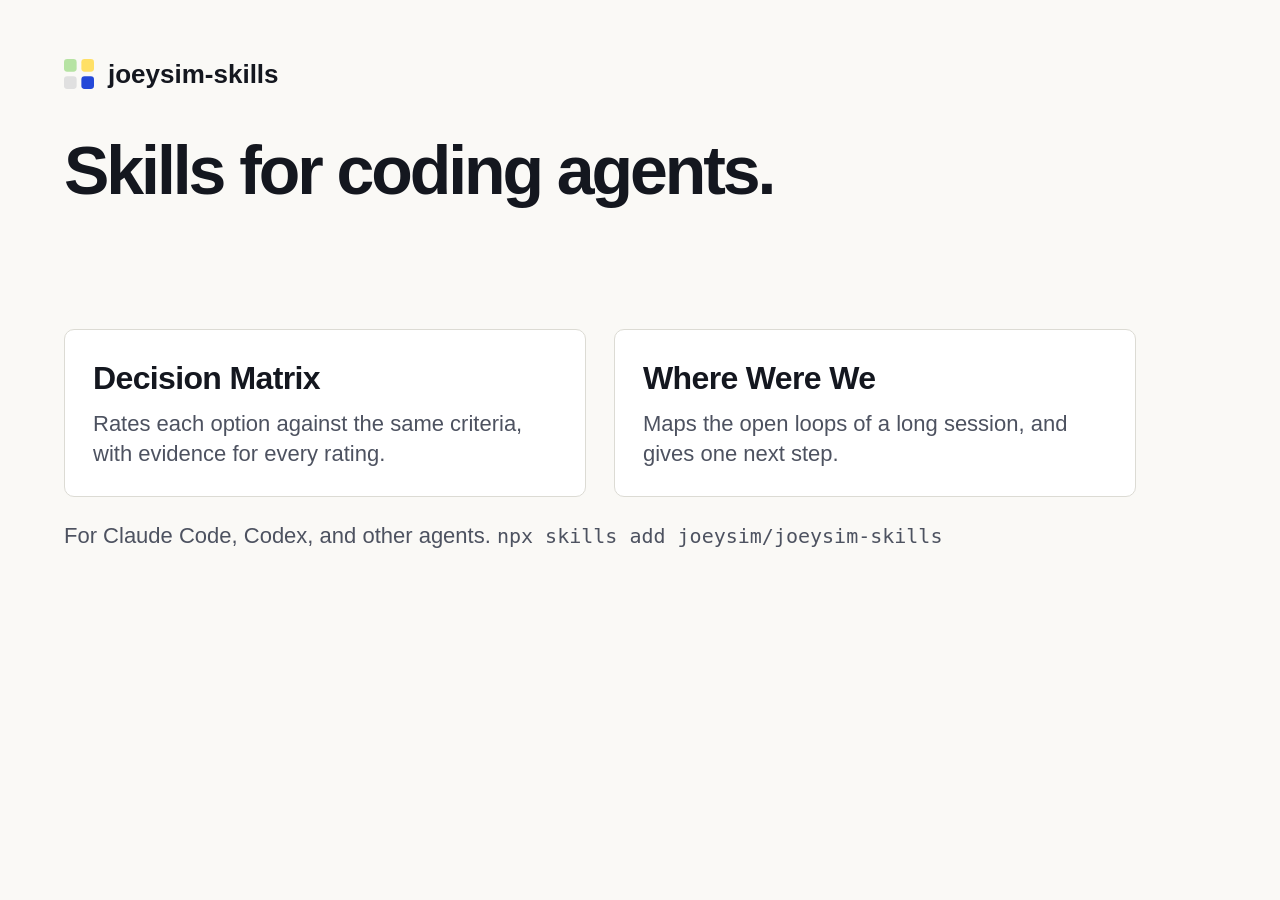
<file: cards/index.html>
<!doctype html>
<html lang="en"><head><meta charset="utf-8"><title>joeysim-skills card</title><link rel="stylesheet" href="card.css"></head>
<body>
<div class="brand"><svg viewBox="0 0 19 19" aria-hidden="true"><rect fill="#b6e3a3" width="8" height="8" rx="2"/><rect fill="#ffe066" x="11" width="8" height="8" rx="2"/><rect fill="#e0e0e0" y="11" width="8" height="8" rx="2"/><rect fill="#2448d8" x="11" y="11" width="8" height="8" rx="2"/></svg>joeysim-skills</div>
<h1 style="margin-top:44px">Skills for coding agents.</h1>
<div class="sample"><div class="sheets">
<div class="sheet"><h2>Decision Matrix</h2><p>Rates each option against the same criteria, with evidence for every rating.</p></div>
<div class="sheet"><h2>Where Were We</h2><p>Maps the open loops of a long session, and gives one next step.</p></div>
</div>
<p class="cmd">For Claude Code, Codex, and other agents. <code>npx skills add joeysim/joeysim-skills</code></p></div>
</body></html>
</file>
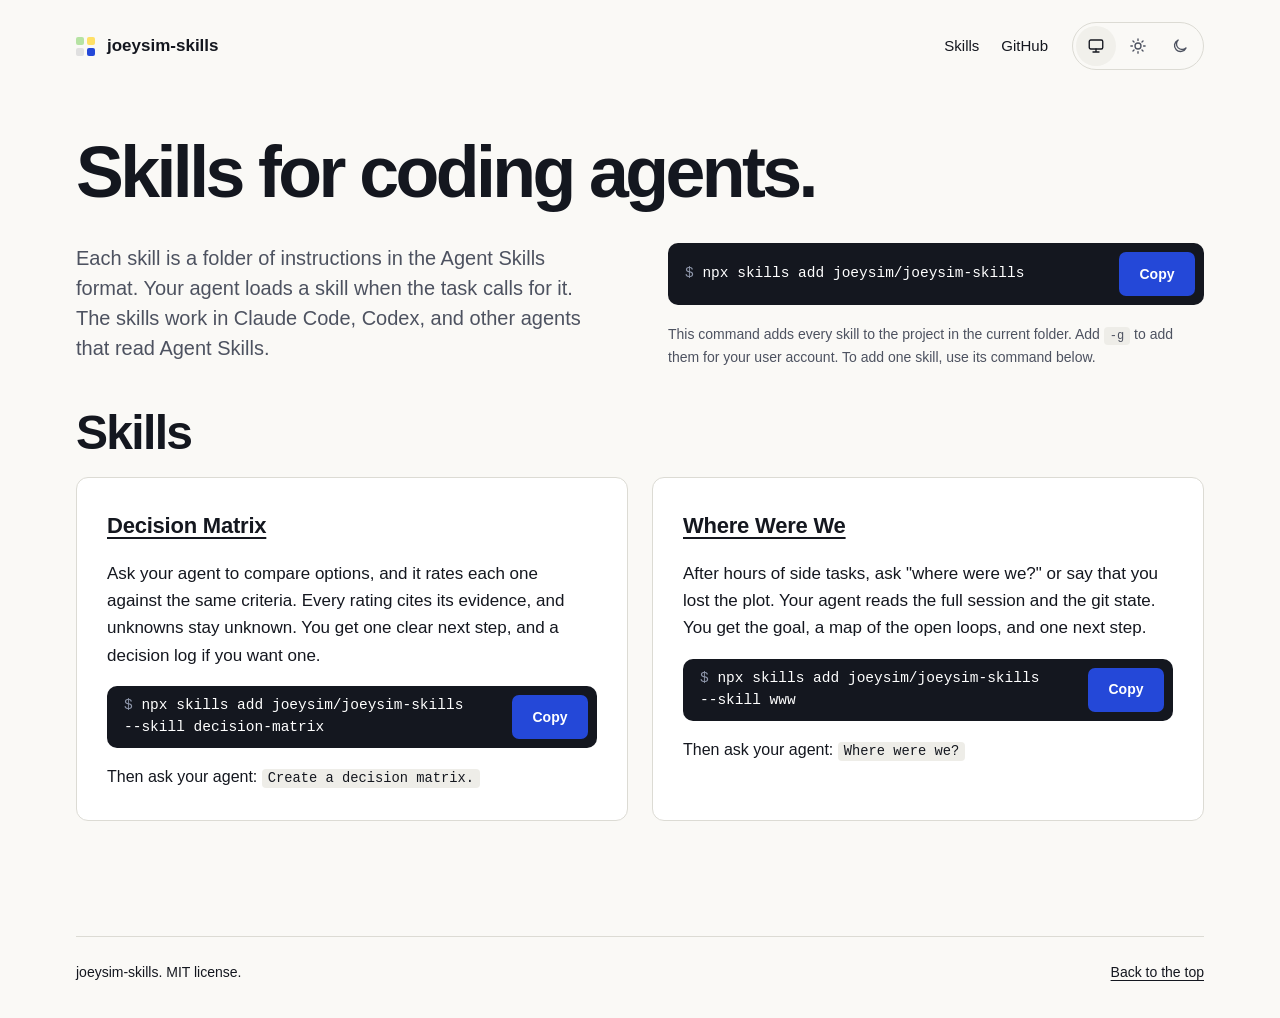
<file: pages/index.html>
<!doctype html>
<html lang="en">
<head>
<meta charset="utf-8">
<meta name="viewport" content="width=device-width, initial-scale=1">
<script>try { const t = localStorage.getItem("theme"); if (t === "light" || t === "dark") document.documentElement.dataset.theme = t; } catch {}</script>
<meta name="description" content="Agent skills for Claude Code, Codex, and other agents: Decision Matrix and Where Were We.">
<title>joeysim-skills: agent skills for Claude Code, Codex, and other agents</title>
<link rel="icon" href="favicon.svg" type="image/svg+xml">
<link rel="canonical" href="https://joeysim.github.io/joeysim-skills/">
<link rel="alternate" type="text/plain" href="llms.txt" title="llms.txt">
<meta property="og:type" content="website">
<meta property="og:site_name" content="joeysim-skills">
<meta property="og:url" content="https://joeysim.github.io/joeysim-skills/">
<meta property="og:title" content="joeysim-skills: agent skills for Claude Code, Codex, and other agents">
<meta property="og:description" content="Agent skills for Claude Code, Codex, and other agents: Decision Matrix and Where Were We.">
<meta property="og:image" content="https://joeysim.github.io/joeysim-skills/og.png">
<meta property="og:image:width" content="1200">
<meta property="og:image:height" content="630">
<meta property="og:image:alt" content="The joeysim-skills card: Skills for coding agents. Decision Matrix and Where Were We.">
<meta name="twitter:card" content="summary_large_image">
<style>
/* Each color has a light and a dark value. The system setting picks one, unless the reader picks a theme (data-theme on <html>). */
:root { color-scheme: light dark;
  --paper: light-dark(#faf9f6, #121419); --sheet: light-dark(#fff, #1a1d24); --ink: light-dark(#14171f, #e9ebf0); --muted: light-dark(#4d5260, #a6acba);
  --line: light-dark(#dcdbd4, #2e323c); --head: light-dark(#f1f0eb, #22252d); --code: light-dark(#eeede8, #262a33);
  --accent: light-dark(#2448d8, #8ea6ff); --button: light-dark(#2448d8, #3a5bff); --button-hover: light-dark(#3a5cf0, #5573ff);
  --chip: light-dark(#dfe6ff, #263264); --chip-ink: light-dark(#1b2f8a, #cdd7ff);
  --cmd: light-dark(#14171f, #0c0e13); --panel: light-dark(#14171f, #1a1d24); --edge: light-dark(transparent, #2e323c);
  --note-bg: light-dark(#fbf3d9, #2c2615); --note-line: #b88d24; --sw-line: light-dark(rgba(0,0,0,.22), rgba(255,255,255,.3));
  --pos: light-dark(#b6e3a3, #a3d690); --mix: light-dark(#ffe066, #f2d457); --neg: light-dark(#f5a4a4, #ec9595); --unk: light-dark(#e0e0e0, #cfd1d6); --rated-ink: #14171f;
  --ctx-ink: rgb(0 0 0 / .63); /* faint text in the fill's own hue. It keeps 4.5:1 contrast on every rating fill. */ }
:root[data-theme="light"] { color-scheme: light; }
:root[data-theme="dark"] { color-scheme: dark; }
* { box-sizing: border-box; }
html { scroll-padding-top: 24px; }
body { margin: 0; background: var(--paper); color: var(--ink); font: 17px/1.6 -apple-system, BlinkMacSystemFont, "Segoe UI", Roboto, sans-serif; font-variant-numeric: tabular-nums; }
a { color: inherit; text-underline-offset: .2em; }
a:hover { color: var(--accent); }
a:focus-visible, summary:focus-visible, [tabindex]:focus-visible { outline: 3px solid var(--accent); outline-offset: 4px; }
code { font-family: ui-monospace, SFMono-Regular, Menlo, Consolas, monospace; font-size: .86em; background: var(--code); padding: 2px 6px; border-radius: 4px; }
pre { margin: 0; overflow-x: auto; font: 14px/1.55 ui-monospace, SFMono-Regular, Menlo, Consolas, monospace; }
.skip { position: absolute; left: 16px; top: -90px; padding: 10px 18px; background: var(--sheet); z-index: 10; }
.skip:focus { top: 16px; }
.shell { max-width: 1240px; margin: auto; padding: 0 clamp(18px, 4.5vw, 56px); }

.topline { display: flex; align-items: center; justify-content: space-between; gap: 20px; padding: 22px 0; }
.brand { display: flex; align-items: center; gap: 12px; text-decoration: none; font-weight: 650; }
.symbol { display: grid; grid-template-columns: repeat(2, 8px); gap: 3px; }
.symbol i { width: 8px; height: 8px; border-radius: 2px; background: var(--pos); }
.symbol i:nth-child(2) { background: var(--mix); } .symbol i:nth-child(3) { background: var(--unk); } .symbol i:nth-child(4) { background: var(--accent); }
.links { display: flex; gap: 22px; font-size: 15px; }
.links a { text-decoration: none; padding: 10px 0; }
.topline-end { display: flex; align-items: center; gap: 24px; }
.theme { display: inline-flex; gap: 2px; padding: 3px; border: 1px solid var(--line); border-radius: 999px; }
.theme[hidden] { display: none; }
.theme button { display: grid; place-items: center; width: 40px; height: 40px; padding: 0; border: 0; border-radius: 999px; background: none; color: var(--muted); cursor: pointer; }
.theme button:hover { color: var(--ink); }
.theme button[aria-pressed="true"] { background: var(--head); color: var(--ink); }
.theme svg { width: 18px; height: 18px; }

.hero { padding: clamp(24px, 3.6vw, 48px) 0 clamp(28px, 3.4vw, 40px); }
.hero-copy { display: grid; grid-template-columns: minmax(0, 1fr) minmax(0, 1fr); gap: 22px 56px; align-items: start; margin-top: clamp(22px, 2.8vw, 36px); }
h1 { margin: 0; font-size: clamp(40px, 5.6vw, 80px); line-height: .96; letter-spacing: -.05em; font-weight: 700; }
h1 span { white-space: nowrap; }
.lead { max-width: 36rem; margin: 0; font-size: clamp(18px, 1.6vw, 20px); line-height: 1.5; color: var(--muted); }
.command { display: flex; flex-wrap: wrap; align-items: center; gap: 10px 12px; max-width: 34rem; margin: 0 0 16px; padding: 8px 8px 8px 16px; border-radius: 10px; background: var(--cmd); border: 1px solid var(--edge); color: #fff; }
.command code { flex: 1 1 15rem; min-width: 0; padding: 0; background: none; color: #fff; font-size: 14.5px; line-height: 1.5; }
.command code span { white-space: nowrap; }
.command code::before { content: "$ "; color: #8f97ab; }
.command button { flex: none; min-width: 76px; min-height: 44px; padding: 0 16px; border: 0; border-radius: 7px; background: var(--button); color: #fff; font: inherit; font-size: 14px; font-weight: 650; cursor: pointer; }
.command button:hover { background: var(--button-hover); }
.command button:focus-visible { outline: 3px solid #9fb1ff; outline-offset: 2px; }
.ask { margin: 0; font-size: 16px; }
.ask code { white-space: nowrap; }
.version { margin: 18px 0 0; font-size: 14px; color: var(--muted); }

/* The site root: one sheet for each skill. */
.catalog { list-style: none; display: grid; grid-template-columns: repeat(auto-fit, minmax(min(100%, 28rem), 1fr)); gap: 24px; margin: 0 0 clamp(64px, 9vw, 120px); padding: 0; }

.specimen { margin: 0 0 clamp(56px, 8vw, 104px); }
.sheet { background: var(--sheet); border: 1px solid var(--line); border-radius: 12px; padding: clamp(16px, 2.6vw, 30px); }
.sheet-q { margin: 0 0 4px; font-size: clamp(18px, 2vw, 22px); font-weight: 650; letter-spacing: -.01em; }
.sheet > p:last-child { margin-bottom: 0; }
.key { display: flex; flex-wrap: wrap; gap: 6px 18px; margin: 14px 0 0; font-size: 14px; }
.sw { display: inline-block; width: 12px; height: 12px; margin-right: 6px; vertical-align: -1px; border-radius: 3px; border: 1px solid var(--sw-line); }
.table-scroll { overflow-x: auto; }
table { border-collapse: collapse; width: 100%; text-align: left; }
.matrix { table-layout: fixed; min-width: 700px; font-size: 14.5px; line-height: 1.5; }
.matrix col.criterion { width: 22%; }
.matrix th, .matrix td { position: relative; border: 1px solid var(--line); padding: 12px 14px; vertical-align: top; }
.matrix thead th, .matrix tbody th { background: var(--head); font-weight: 650; }
.matrix tbody th em { font-style: normal; font-weight: 400; color: var(--muted); }
[data-r="pos"] { background: var(--pos); } [data-r="mix"] { background: var(--mix); } [data-r="neg"] { background: var(--neg); } [data-r="unk"] { background: var(--unk); }
td[data-r], td[data-rating], .rating-legend strong { color: var(--rated-ink); }
/* A rated cell: the key fact on its own line, then the basis and evidence IDs in smaller gray text. */
td .v { display: block; }
td .ctx { display: block; margin-top: 6px; font-size: .86em; line-height: 1.45; color: var(--ctx-ink); }
.sr { position: absolute; width: 1px; height: 1px; overflow: hidden; clip-path: inset(50%); white-space: nowrap; }
.matrix .rec { border-left: 2px solid var(--accent); border-right: 2px solid var(--accent); }
.chip { display: inline-block; margin-bottom: 4px; padding: 1px 10px; border-radius: 999px; background: var(--chip); color: var(--chip-ink); font-size: 12px; font-weight: 700; line-height: 1.6; }
.chip.selected { background: var(--chip-ink); color: var(--chip); }
th .desc { display: block; margin-top: 4px; font-size: 13px; font-weight: 400; line-height: 1.45; color: var(--muted); }
/* The chip sits centered in a tab above its column, so that all option titles align. */
table:is(.matrix, .option-table) tr.flags > * { border: 0; background: none; padding: 0 14px; }
table:is(.matrix, .option-table) tr.flags > .rec { border: 2px solid var(--accent); border-bottom: 0; padding: 6px 14px 4px; text-align: center; }
tr.flags .chip { margin: 0; }
.full .option-table .rec { border-left: 2px solid var(--accent); border-right: 2px solid var(--accent); }
.pin { display: inline-grid; place-items: center; flex: none; width: 22px; height: 22px; border-radius: 50%; background: var(--ink); color: var(--paper); font-size: 12px; font-weight: 700; line-height: 1; }
.pin.on-cell, .pin.on-head { position: absolute; top: 10px; right: 10px; }
.pin.on-cell { background: var(--rated-ink); color: #fff; }
.matrix td:has(.pin), .matrix th:has(.pin) { padding-right: 40px; }
.notes { list-style: none; margin: 22px 0 0; padding: 0; display: grid; grid-template-columns: repeat(4, minmax(0, 1fr)); gap: 18px 28px; font-size: 15px; line-height: 1.5; }
.notes li { display: grid; grid-template-columns: 22px 1fr; gap: 12px; align-items: start; }
.notes strong { display: block; margin-bottom: 2px; }
.fine { margin: 18px 0 0; font-size: 13px; color: var(--muted); }

h2 { margin: 0 0 18px; font-size: clamp(30px, 4vw, 48px); line-height: 1.05; letter-spacing: -.035em; font-weight: 700; }
.feature { display: grid; grid-template-columns: minmax(0, 5fr) minmax(0, 7fr); gap: clamp(28px, 5vw, 72px); align-items: center; margin-bottom: clamp(64px, 9vw, 120px); }
.feature p { margin: 0 0 18px; max-width: 34rem; }
.feature ul { margin: 0; padding-left: 20px; max-width: 34rem; }
.feature li { margin-bottom: 8px; }
.feature li::marker { color: var(--accent); }
.shot-path { margin: 0 0 8px; font-size: 13px; color: var(--muted); }
.shot-path code { background: none; padding: 0; }
.feature-table { font-size: 14.5px; min-width: 520px; }
.feature-table th, .feature-table td { border: 1px solid var(--line); padding: 10px 12px; vertical-align: top; }
.feature-table th { background: var(--head); font-weight: 650; }
.row-name { display: block; font-weight: 600; color: var(--accent); text-decoration: underline; text-underline-offset: .2em; }
.row-note { display: block; color: var(--muted); font-size: 13.5px; }

.steps { margin-bottom: clamp(64px, 9vw, 120px); }
.steps ol { list-style: none; counter-reset: step; margin: 28px 0 0; padding: 0; display: grid; grid-template-columns: repeat(5, minmax(0, 1fr)); gap: 28px; }
.steps li { counter-increment: step; padding-top: 16px; border-top: 2px solid var(--ink); font-size: 15.5px; line-height: 1.5; }
.steps li::before { content: counter(step); display: block; margin-bottom: 10px; font-size: 40px; font-weight: 700; line-height: 1; letter-spacing: -.04em; color: var(--accent); }
.steps strong { display: block; margin-bottom: 4px; font-size: 17px; }
.steps a { text-decoration: none; }
.steps a:hover strong { text-decoration: underline; }

.install { display: grid; grid-template-columns: minmax(0, 4fr) minmax(0, 8fr); gap: clamp(20px, 5vw, 72px); padding: clamp(28px, 4vw, 48px); margin-bottom: clamp(48px, 7vw, 88px); border-radius: 12px; background: var(--panel); border: 1px solid var(--edge); color: #fff; }
.install h2 { margin: 0; }
.install ol { margin: 0; padding-left: 22px; }
.install li { margin-bottom: 14px; padding-left: 4px; }
.install li::marker { font-weight: 700; color: #9fb1ff; }
.install a { color: #fff; }
.install code { background: rgba(255,255,255,.12); color: #fff; white-space: nowrap; }
.install .command { margin: 10px 0 4px; background: rgba(255,255,255,.07); border: 1px solid rgba(255,255,255,.2); }
.install .command code { background: none; white-space: normal; }
.install .alt { margin: 18px 0 0; padding-top: 16px; border-top: 1px solid rgba(255,255,255,.18); color: #c9cedb; font-size: 15px; }

details.full { border-top: 2px solid var(--ink); margin-bottom: 40px; }
details.full > summary { display: grid; grid-template-columns: 1fr auto; align-items: center; gap: 4px 20px; padding: 26px 0; cursor: pointer; list-style: none; }
details.full > summary::-webkit-details-marker { display: none; }
details.full > summary::after { content: "Open"; grid-row: 1 / span 2; grid-column: 2; padding: 10px 18px; border: 1px solid var(--ink); border-radius: 8px; font-size: 15px; font-weight: 600; }
details.full[open] > summary::after { content: "Close"; }
.full-title { font-size: clamp(24px, 3vw, 32px); font-weight: 700; letter-spacing: -.025em; }
.full-sub { color: var(--muted); }
.full .layout { display: grid; grid-template-columns: 220px minmax(0, 1fr); gap: 64px; padding: 24px 0 64px; }
.full aside { position: sticky; top: 24px; align-self: start; }
.full .eyebrow { margin: 0 0 12px; font-size: 14px; font-weight: 650; }
.full nav ol { list-style: none; padding: 0; counter-reset: section; margin: 0; }
.full nav li { counter-increment: section; }
.full nav li a { display: flex; align-items: baseline; gap: 10px; padding: 8px 0; text-decoration: none; font-size: 14px; line-height: 1.45; }
.full nav li a::before { content: counter(section) "."; min-width: 1.4em; color: var(--muted); font-size: 13px; }
.full .example-link { display: block; margin-top: 16px; padding-top: 14px; border-top: 1px solid var(--line); font-size: 14px; }
.full .content { min-width: 0; max-width: 46rem; }
.full .method > p:first-child { font-size: 19px; margin-top: 0; }
.full h2 { font-size: clamp(23px, 2.6vw, 28px); letter-spacing: -.02em; line-height: 1.25; margin: 48px 0 18px; padding-top: 22px; border-top: 1px solid var(--line); }
.full h3 { font-size: 20px; line-height: 1.3; letter-spacing: -.015em; margin: 30px 0 14px; }
.full p { margin: 0 0 18px; }
.full .content ul, .full .content ol { padding-left: 23px; margin: 0 0 22px; }
.full .content li { padding-left: 5px; margin-bottom: 7px; }
.full .content li::marker { color: var(--accent); }
.full .table-scroll { margin: 22px 0; border: 1px solid var(--line); border-radius: 6px; background: var(--sheet); }
.full pre { margin: 22px 0; padding: 14px 16px; border: 1px solid var(--line); border-radius: 6px; background: var(--sheet); }
.full table { font-size: 14px; line-height: 1.55; }
.full .option-table { table-layout: fixed; min-width: 760px; }
.full .option-table th:first-child { width: 160px; }
.full th { background: var(--head); font-weight: 650; }
.full th, .full td { padding: 12px 14px; vertical-align: top; min-width: 110px; }
.full tr:not(:last-child) > *, .full th { border-bottom: 1px solid var(--line); }
.full th:not(:last-child), .full td:not(:last-child) { border-right: 1px solid var(--line); }
td[data-rating="positive"] { background: var(--pos); } td[data-rating="negative"] { background: var(--neg); }
td[data-rating="mixed"], td[data-rating="simulated"] { background: var(--mix); } td[data-rating="unknown"] { background: var(--unk); }
.rating-legend { line-height: 2; }
.rating-legend strong { padding: 3px 7px; border-radius: 4px; }
.rating-legend strong:nth-of-type(1) { background: var(--pos); } .rating-legend strong:nth-of-type(2) { background: var(--mix); }
.rating-legend strong:nth-of-type(3) { background: var(--neg); } .rating-legend strong:nth-of-type(4) { background: var(--unk); }
.full .example { margin-top: 64px; padding-top: 8px; border-top: 3px solid var(--ink); }
.full .example h2 { border: 0; margin-top: 10px; font-size: 34px; }
.full .example > p:first-of-type { padding: 14px 18px; border-left: 3px solid var(--note-line); background: var(--note-bg); }
footer { display: flex; flex-wrap: wrap; justify-content: space-between; gap: 14px; padding: 24px 0 36px; border-top: 1px solid var(--line); font-size: 14px; }

@media (prefers-reduced-motion: no-preference) {
  .matrix td[data-r] { animation: fill .45s ease-out both; animation-delay: calc(var(--i) * 70ms + 250ms); }
  @keyframes fill { from { background-color: var(--sheet); } }
}
@media (max-width: 1000px) {
  .notes { grid-template-columns: repeat(2, minmax(0, 1fr)); }
  .steps ol { grid-template-columns: repeat(3, minmax(0, 1fr)); }
  .feature, .install { grid-template-columns: minmax(0, 1fr); }
  .full .layout { grid-template-columns: 180px minmax(0, 1fr); gap: 36px; }
}
@media (max-width: 860px) { .hero-copy { grid-template-columns: minmax(0, 1fr); } }
@media (max-width: 700px) {
  body { font-size: 16px; }
  .notes, .steps ol { grid-template-columns: 1fr; }
  .steps ol { gap: 22px; }
  .steps li { display: grid; grid-template-columns: 40px minmax(0, 1fr); column-gap: 10px; }
  .steps li::before { grid-row: span 2; margin: 0; font-size: 32px; }
  .full .layout { grid-template-columns: 1fr; gap: 24px; }
  .full aside { position: static; }
  .full nav ol { display: grid; grid-template-columns: 1fr 1fr; gap: 0 16px; }
  .full nav li a { min-height: 44px; }
  .links { gap: 16px; }
  .topline { flex-wrap: wrap; row-gap: 4px; }
  .topline-end { display: contents; }
  .theme { order: 2; }
  .links { order: 3; width: 100%; }
}
@media print {
  body { background: #fff; font-size: 11pt; }
  .topline, .command, .install, .skip, footer { display: none; }
  :root { color-scheme: light; }
  details.full > summary::after { display: none; }
  .table-scroll { overflow: visible; }
  pre { overflow: visible; white-space: pre-wrap; }
  .matrix, .feature-table, .full .option-table { min-width: 0; }
}
</style>
</head>
<body>
<a class="skip" href="#top">Skip to the content</a>
<div class="shell">
<header class="topline"><a class="brand" href="./"><span class="symbol" aria-hidden="true"><i></i><i></i><i></i><i></i></span>joeysim-skills</a><div class="topline-end"><nav class="links" aria-label="Site"><a href="#skills">Skills</a><a href="https://github.com/joeysim/joeysim-skills">GitHub</a></nav><div class="theme" role="group" aria-label="Color theme" hidden><button type="button" data-theme-choice="system" aria-label="System theme" title="System"><svg viewBox="0 0 24 24" fill="none" stroke="currentColor" stroke-width="1.8" stroke-linecap="round" stroke-linejoin="round" aria-hidden="true"><rect x="3" y="4" width="18" height="12" rx="2"/><path d="M8 20h8M12 16v4"/></svg></button><button type="button" data-theme-choice="light" aria-label="Light theme" title="Light"><svg viewBox="0 0 24 24" fill="none" stroke="currentColor" stroke-width="1.8" stroke-linecap="round" stroke-linejoin="round" aria-hidden="true"><circle cx="12" cy="12" r="4"/><path d="M12 2.5v2M12 19.5v2M2.5 12h2M19.5 12h2M5.3 5.3l1.4 1.4M17.3 17.3l1.4 1.4M5.3 18.7l1.4-1.4M17.3 6.7l1.4-1.4"/></svg></button><button type="button" data-theme-choice="dark" aria-label="Dark theme" title="Dark"><svg viewBox="0 0 24 24" fill="none" stroke="currentColor" stroke-width="1.8" stroke-linecap="round" stroke-linejoin="round" aria-hidden="true"><path d="M20 14.5A8 8 0 1 1 9.5 4a6.5 6.5 0 0 0 10.5 10.5z"/></svg></button></div></div></header>
<main id="top">
<section class="hero" aria-labelledby="title">
<h1 id="title"><span>Skills for</span> <span>coding agents.</span></h1>
<div class="hero-copy"><p class="lead">Each skill is a folder of instructions in the Agent Skills format. Your agent loads a skill when the task calls for it. The skills work in Claude Code, Codex, and other agents that read Agent Skills.</p>
<div class="get"><div class="command"><code><span>npx skills add</span> <span>joeysim/joeysim-skills</span></code><button type="button" aria-live="polite" data-copy="npx skills add joeysim/joeysim-skills">Copy</button></div>
<p class="version">This command adds every skill to the project in the current folder. Add <code>-g</code> to add them for your user account. To add one skill, use its command below.</p></div></div>
</section>
<section id="skills" aria-labelledby="skills-title">
<h2 id="skills-title">Skills</h2>
<ul class="catalog">
<li class="sheet">
<h3 class="sheet-q"><a href="decision-matrix/">Decision Matrix</a></h3>
<p>Ask your agent to compare options, and it rates each one against the same criteria. Every rating cites its evidence, and unknowns stay unknown. You get one clear next step, and a decision log if you want one.</p>
<div class="command"><code><span>npx skills add</span> <span>joeysim/joeysim-skills</span> <span>--skill decision-matrix</span></code><button type="button" aria-live="polite" data-copy="npx skills add joeysim/joeysim-skills --skill decision-matrix">Copy</button></div>
<p class="ask">Then ask your agent: <code>Create a decision matrix.</code></p>
</li>
<li class="sheet">
<h3 class="sheet-q"><a href="www/">Where Were We</a></h3>
<p>After hours of side tasks, ask "where were we?" or say that you lost the plot. Your agent reads the full session and the git state. You get the goal, a map of the open loops, and one next step.</p>
<div class="command"><code><span>npx skills add</span> <span>joeysim/joeysim-skills</span> <span>--skill www</span></code><button type="button" aria-live="polite" data-copy="npx skills add joeysim/joeysim-skills --skill www">Copy</button></div>
<p class="ask">Then ask your agent: <code>Where were we?</code></p>
</li>
</ul>
</section>
</main>
<footer><span>joeysim-skills. MIT license.</span><a href="#top">Back to the top</a></footer>
</div>
<script>
// Open the full skill when a link or the address points into it.
function openTarget() {
  const target = location.hash && document.getElementById(decodeURIComponent(location.hash.slice(1)));
  const full = target && target.closest("details.full");
  if (full && !full.open) { full.open = true; target.scrollIntoView(); }
}
addEventListener("hashchange", openTarget);
openTarget();
// Copy the install command. The command stays selectable when the clipboard is not available.
document.querySelectorAll("[data-copy]").forEach(button => button.addEventListener("click", async () => {
  try { await navigator.clipboard.writeText(button.dataset.copy); button.textContent = "Copied"; }
  catch { button.textContent = "Select it"; }
  setTimeout(() => { button.textContent = "Copy"; }, 2000);
}));
// Theme switch. System follows the device setting. Light and Dark are saved in this browser.
const themeGroup = document.querySelector(".theme");
function showTheme() {
  const current = document.documentElement.dataset.theme || "system";
  themeGroup.querySelectorAll("button").forEach(b => b.setAttribute("aria-pressed", String(b.dataset.themeChoice === current)));
}
themeGroup.addEventListener("click", event => {
  const choice = event.target.closest("button")?.dataset.themeChoice;
  if (!choice) return;
  if (choice === "system") delete document.documentElement.dataset.theme; else document.documentElement.dataset.theme = choice;
  try { if (choice === "system") localStorage.removeItem("theme"); else localStorage.setItem("theme", choice); } catch {}
  showTheme();
});
themeGroup.hidden = false;
showTheme();
</script>
</body>
</html>
</file>
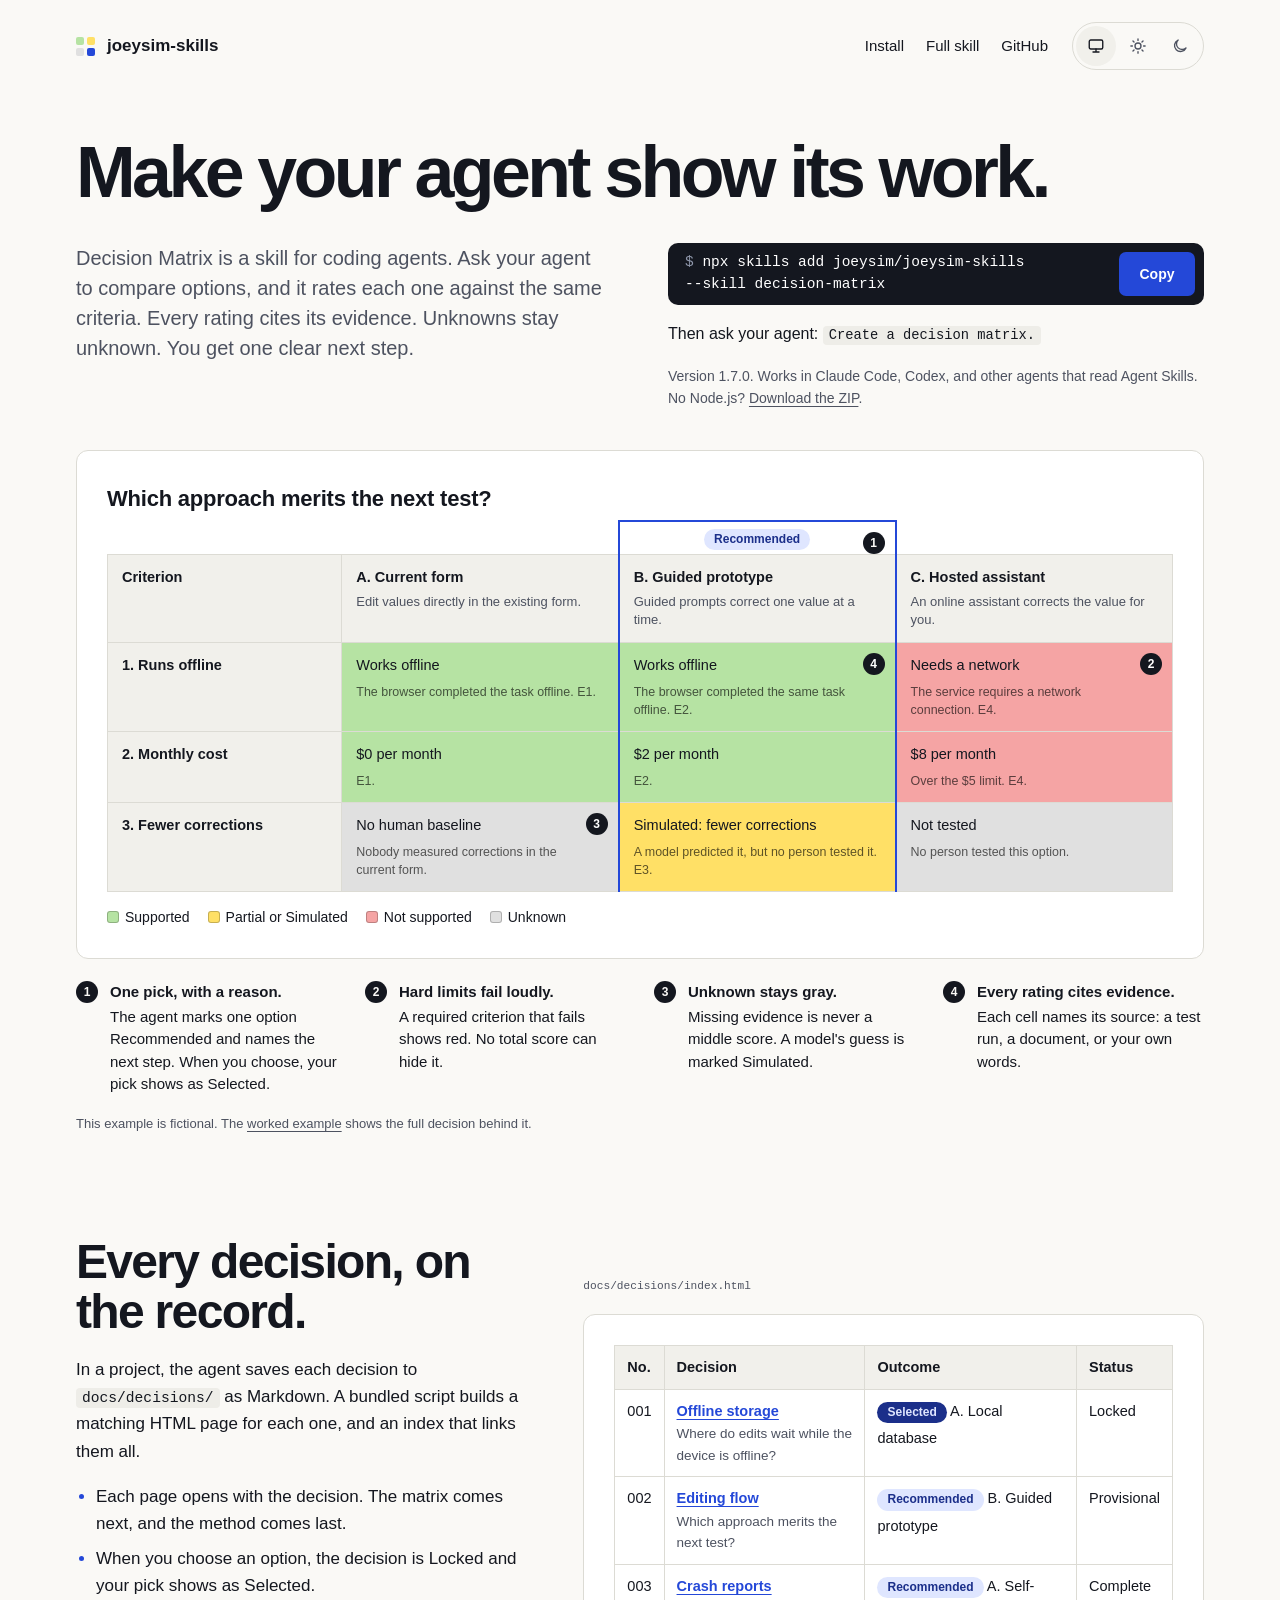
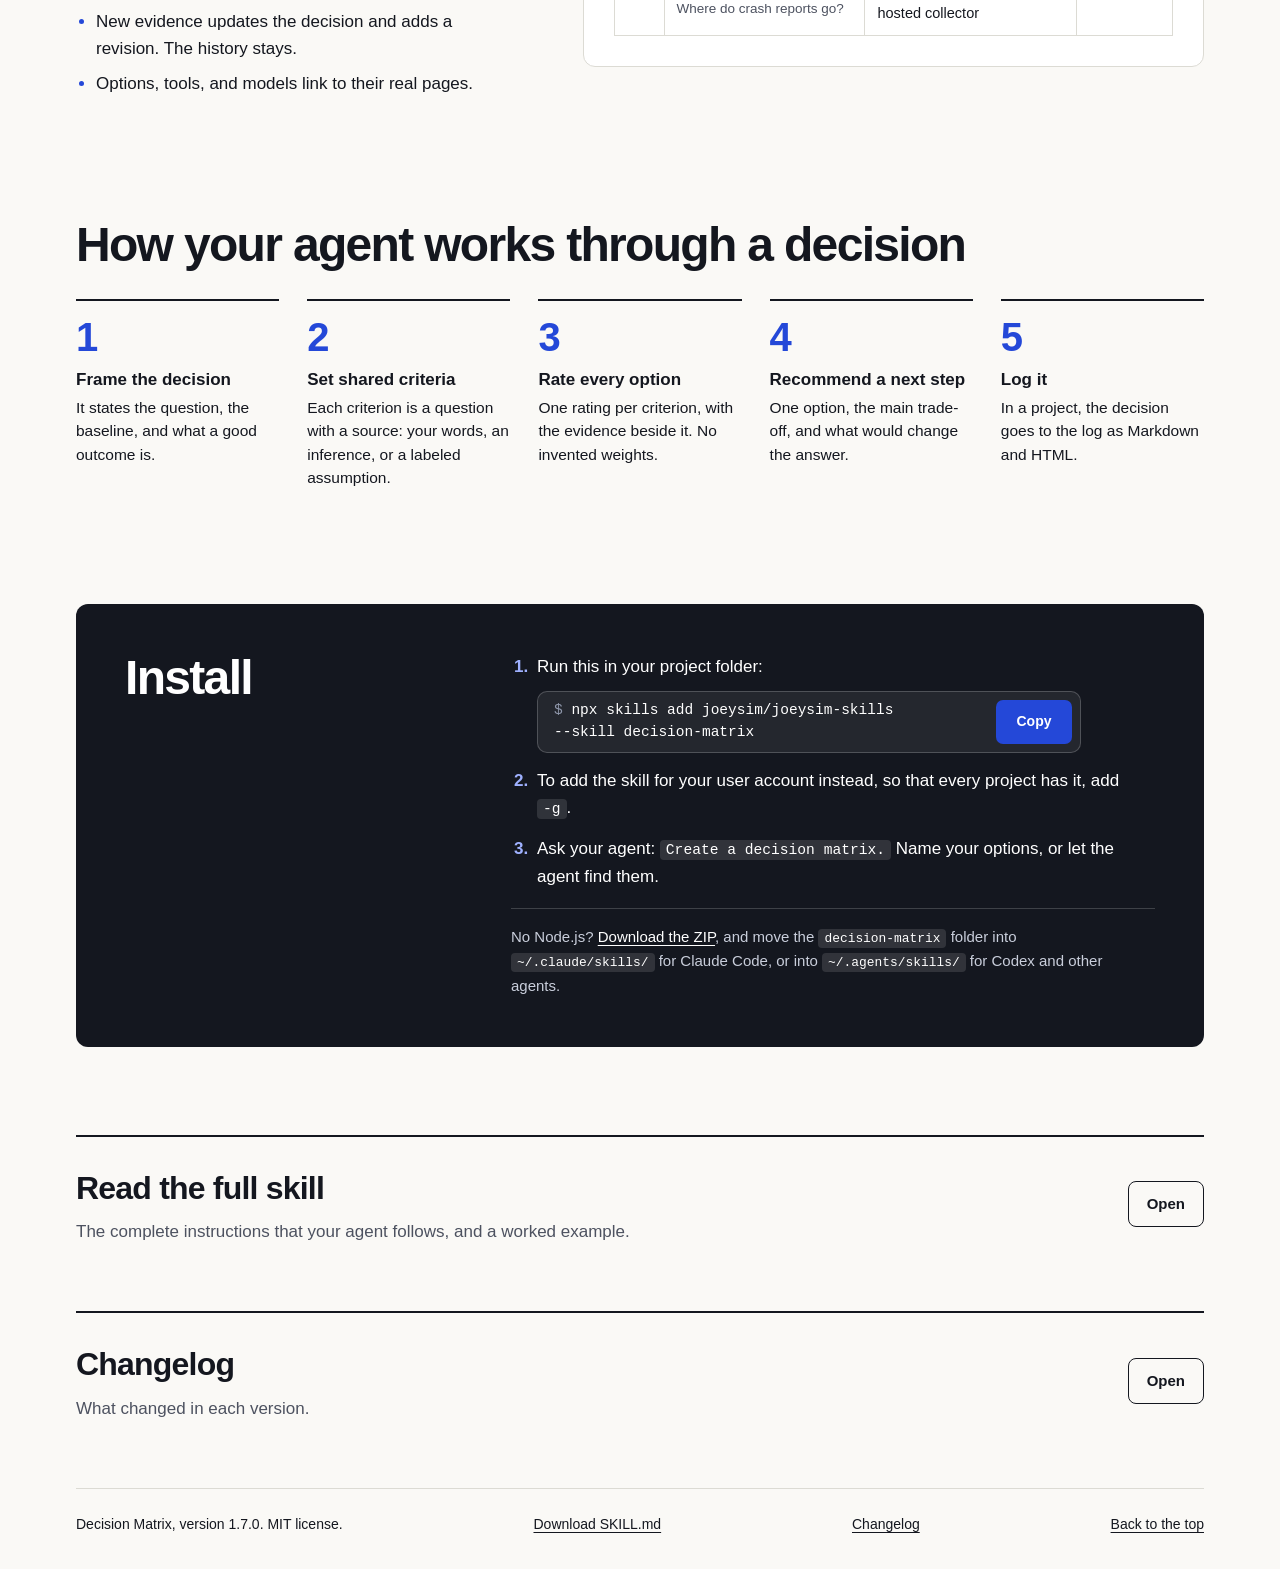
<file: pages/decision-matrix/index.html>
<!doctype html>
<html lang="en">
<head>
<meta charset="utf-8">
<meta name="viewport" content="width=device-width, initial-scale=1">
<script>try { const t = localStorage.getItem("theme"); if (t === "light" || t === "dark") document.documentElement.dataset.theme = t; } catch {}</script>
<meta name="description" content="A skill for coding agents. Ask for a decision matrix, and your agent rates every option against the same criteria, cites evidence for each rating, and recommends one next step.">
<title>Decision Matrix: make your agent show its work</title>
<link rel="icon" href="../favicon.svg" type="image/svg+xml">
<link rel="canonical" href="https://joeysim.github.io/joeysim-skills/decision-matrix/">
<link rel="alternate" type="text/markdown" href="skill/SKILL.md" title="SKILL.md">
<meta property="og:type" content="website">
<meta property="og:site_name" content="joeysim-skills">
<meta property="og:url" content="https://joeysim.github.io/joeysim-skills/decision-matrix/">
<meta property="og:title" content="Decision Matrix: make your agent show its work">
<meta property="og:description" content="A skill for coding agents. Ask for a decision matrix, and your agent rates every option against the same criteria, cites evidence for each rating, and recommends one next step.">
<meta property="og:image" content="https://joeysim.github.io/joeysim-skills/decision-matrix/og.png">
<meta property="og:image:width" content="1200">
<meta property="og:image:height" content="630">
<meta property="og:image:alt" content="A decision matrix with three options and three criteria. Each rating has a color, and option B is recommended.">
<meta name="twitter:card" content="summary_large_image">
<script type="application/ld+json">{"@context":"https://schema.org","@type":"SoftwareSourceCode","name":"Decision Matrix","description":"An Agent Skill for Claude Code, Codex, and other coding agents. Ask for a decision matrix, and your agent rates every option against the same criteria, cites evidence for each rating, and recommends one next step.","url":"https://joeysim.github.io/joeysim-skills/decision-matrix/","codeRepository":"https://github.com/joeysim/joeysim-skills/tree/main/skills/decision-matrix","version":"1.7.0","license":"https://opensource.org/licenses/MIT","author":{"@type":"Person","name":"Joey Simhon"}}</script>
<style>
/* Each color has a light and a dark value. The system setting picks one, unless the reader picks a theme (data-theme on <html>). */
:root { color-scheme: light dark;
  --paper: light-dark(#faf9f6, #121419); --sheet: light-dark(#fff, #1a1d24); --ink: light-dark(#14171f, #e9ebf0); --muted: light-dark(#4d5260, #a6acba);
  --line: light-dark(#dcdbd4, #2e323c); --head: light-dark(#f1f0eb, #22252d); --code: light-dark(#eeede8, #262a33);
  --accent: light-dark(#2448d8, #8ea6ff); --button: light-dark(#2448d8, #3a5bff); --button-hover: light-dark(#3a5cf0, #5573ff);
  --chip: light-dark(#dfe6ff, #263264); --chip-ink: light-dark(#1b2f8a, #cdd7ff);
  --cmd: light-dark(#14171f, #0c0e13); --panel: light-dark(#14171f, #1a1d24); --edge: light-dark(transparent, #2e323c);
  --note-bg: light-dark(#fbf3d9, #2c2615); --note-line: #b88d24; --sw-line: light-dark(rgba(0,0,0,.22), rgba(255,255,255,.3));
  --pos: light-dark(#b6e3a3, #a3d690); --mix: light-dark(#ffe066, #f2d457); --neg: light-dark(#f5a4a4, #ec9595); --unk: light-dark(#e0e0e0, #cfd1d6); --rated-ink: #14171f;
  --ctx-ink: rgb(0 0 0 / .63); /* faint text in the fill's own hue. It keeps 4.5:1 contrast on every rating fill. */ }
:root[data-theme="light"] { color-scheme: light; }
:root[data-theme="dark"] { color-scheme: dark; }
* { box-sizing: border-box; }
html { scroll-padding-top: 24px; }
body { margin: 0; background: var(--paper); color: var(--ink); font: 17px/1.6 -apple-system, BlinkMacSystemFont, "Segoe UI", Roboto, sans-serif; font-variant-numeric: tabular-nums; }
a { color: inherit; text-underline-offset: .2em; }
a:hover { color: var(--accent); }
a:focus-visible, summary:focus-visible, [tabindex]:focus-visible { outline: 3px solid var(--accent); outline-offset: 4px; }
code { font-family: ui-monospace, SFMono-Regular, Menlo, Consolas, monospace; font-size: .86em; background: var(--code); padding: 2px 6px; border-radius: 4px; }
pre { margin: 0; overflow-x: auto; font: 14px/1.55 ui-monospace, SFMono-Regular, Menlo, Consolas, monospace; }
.skip { position: absolute; left: 16px; top: -90px; padding: 10px 18px; background: var(--sheet); z-index: 10; }
.skip:focus { top: 16px; }
.shell { max-width: 1240px; margin: auto; padding: 0 clamp(18px, 4.5vw, 56px); }

.topline { display: flex; align-items: center; justify-content: space-between; gap: 20px; padding: 22px 0; }
.brand { display: flex; align-items: center; gap: 12px; text-decoration: none; font-weight: 650; }
.symbol { display: grid; grid-template-columns: repeat(2, 8px); gap: 3px; }
.symbol i { width: 8px; height: 8px; border-radius: 2px; background: var(--pos); }
.symbol i:nth-child(2) { background: var(--mix); } .symbol i:nth-child(3) { background: var(--unk); } .symbol i:nth-child(4) { background: var(--accent); }
.links { display: flex; gap: 22px; font-size: 15px; }
.links a { text-decoration: none; padding: 10px 0; }
.topline-end { display: flex; align-items: center; gap: 24px; }
.theme { display: inline-flex; gap: 2px; padding: 3px; border: 1px solid var(--line); border-radius: 999px; }
.theme[hidden] { display: none; }
.theme button { display: grid; place-items: center; width: 40px; height: 40px; padding: 0; border: 0; border-radius: 999px; background: none; color: var(--muted); cursor: pointer; }
.theme button:hover { color: var(--ink); }
.theme button[aria-pressed="true"] { background: var(--head); color: var(--ink); }
.theme svg { width: 18px; height: 18px; }

.hero { padding: clamp(24px, 3.6vw, 48px) 0 clamp(28px, 3.4vw, 40px); }
.hero-copy { display: grid; grid-template-columns: minmax(0, 1fr) minmax(0, 1fr); gap: 22px 56px; align-items: start; margin-top: clamp(22px, 2.8vw, 36px); }
h1 { margin: 0; font-size: clamp(40px, 5.6vw, 80px); line-height: .96; letter-spacing: -.05em; font-weight: 700; }
h1 span { white-space: nowrap; }
.lead { max-width: 36rem; margin: 0; font-size: clamp(18px, 1.6vw, 20px); line-height: 1.5; color: var(--muted); }
.command { display: flex; flex-wrap: wrap; align-items: center; gap: 10px 12px; max-width: 34rem; margin: 0 0 16px; padding: 8px 8px 8px 16px; border-radius: 10px; background: var(--cmd); border: 1px solid var(--edge); color: #fff; }
.command code { flex: 1 1 15rem; min-width: 0; padding: 0; background: none; color: #fff; font-size: 14.5px; line-height: 1.5; }
.command code span { white-space: nowrap; }
.command code::before { content: "$ "; color: #8f97ab; }
.command button { flex: none; min-width: 76px; min-height: 44px; padding: 0 16px; border: 0; border-radius: 7px; background: var(--button); color: #fff; font: inherit; font-size: 14px; font-weight: 650; cursor: pointer; }
.command button:hover { background: var(--button-hover); }
.command button:focus-visible { outline: 3px solid #9fb1ff; outline-offset: 2px; }
.ask { margin: 0; font-size: 16px; }
.ask code { white-space: nowrap; }
.version { margin: 18px 0 0; font-size: 14px; color: var(--muted); }

/* The site root: one sheet for each skill. */
.catalog { list-style: none; display: grid; grid-template-columns: repeat(auto-fit, minmax(min(100%, 28rem), 1fr)); gap: 24px; margin: 0 0 clamp(64px, 9vw, 120px); padding: 0; }

.specimen { margin: 0 0 clamp(56px, 8vw, 104px); }
.sheet { background: var(--sheet); border: 1px solid var(--line); border-radius: 12px; padding: clamp(16px, 2.6vw, 30px); }
.sheet-q { margin: 0 0 4px; font-size: clamp(18px, 2vw, 22px); font-weight: 650; letter-spacing: -.01em; }
.sheet > p:last-child { margin-bottom: 0; }
.key { display: flex; flex-wrap: wrap; gap: 6px 18px; margin: 14px 0 0; font-size: 14px; }
.sw { display: inline-block; width: 12px; height: 12px; margin-right: 6px; vertical-align: -1px; border-radius: 3px; border: 1px solid var(--sw-line); }
.table-scroll { overflow-x: auto; }
table { border-collapse: collapse; width: 100%; text-align: left; }
.matrix { table-layout: fixed; min-width: 700px; font-size: 14.5px; line-height: 1.5; }
.matrix col.criterion { width: 22%; }
.matrix th, .matrix td { position: relative; border: 1px solid var(--line); padding: 12px 14px; vertical-align: top; }
.matrix thead th, .matrix tbody th { background: var(--head); font-weight: 650; }
.matrix tbody th em { font-style: normal; font-weight: 400; color: var(--muted); }
[data-r="pos"] { background: var(--pos); } [data-r="mix"] { background: var(--mix); } [data-r="neg"] { background: var(--neg); } [data-r="unk"] { background: var(--unk); }
td[data-r], td[data-rating], .rating-legend strong { color: var(--rated-ink); }
/* A rated cell: the key fact on its own line, then the basis and evidence IDs in smaller gray text. */
td .v { display: block; }
td .ctx { display: block; margin-top: 6px; font-size: .86em; line-height: 1.45; color: var(--ctx-ink); }
.sr { position: absolute; width: 1px; height: 1px; overflow: hidden; clip-path: inset(50%); white-space: nowrap; }
.matrix .rec { border-left: 2px solid var(--accent); border-right: 2px solid var(--accent); }
.chip { display: inline-block; margin-bottom: 4px; padding: 1px 10px; border-radius: 999px; background: var(--chip); color: var(--chip-ink); font-size: 12px; font-weight: 700; line-height: 1.6; }
.chip.selected { background: var(--chip-ink); color: var(--chip); }
th .desc { display: block; margin-top: 4px; font-size: 13px; font-weight: 400; line-height: 1.45; color: var(--muted); }
/* The chip sits centered in a tab above its column, so that all option titles align. */
table:is(.matrix, .option-table) tr.flags > * { border: 0; background: none; padding: 0 14px; }
table:is(.matrix, .option-table) tr.flags > .rec { border: 2px solid var(--accent); border-bottom: 0; padding: 6px 14px 4px; text-align: center; }
tr.flags .chip { margin: 0; }
.full .option-table .rec { border-left: 2px solid var(--accent); border-right: 2px solid var(--accent); }
.pin { display: inline-grid; place-items: center; flex: none; width: 22px; height: 22px; border-radius: 50%; background: var(--ink); color: var(--paper); font-size: 12px; font-weight: 700; line-height: 1; }
.pin.on-cell, .pin.on-head { position: absolute; top: 10px; right: 10px; }
.pin.on-cell { background: var(--rated-ink); color: #fff; }
.matrix td:has(.pin), .matrix th:has(.pin) { padding-right: 40px; }
.notes { list-style: none; margin: 22px 0 0; padding: 0; display: grid; grid-template-columns: repeat(4, minmax(0, 1fr)); gap: 18px 28px; font-size: 15px; line-height: 1.5; }
.notes li { display: grid; grid-template-columns: 22px 1fr; gap: 12px; align-items: start; }
.notes strong { display: block; margin-bottom: 2px; }
.fine { margin: 18px 0 0; font-size: 13px; color: var(--muted); }

h2 { margin: 0 0 18px; font-size: clamp(30px, 4vw, 48px); line-height: 1.05; letter-spacing: -.035em; font-weight: 700; }
.feature { display: grid; grid-template-columns: minmax(0, 5fr) minmax(0, 7fr); gap: clamp(28px, 5vw, 72px); align-items: center; margin-bottom: clamp(64px, 9vw, 120px); }
.feature p { margin: 0 0 18px; max-width: 34rem; }
.feature ul { margin: 0; padding-left: 20px; max-width: 34rem; }
.feature li { margin-bottom: 8px; }
.feature li::marker { color: var(--accent); }
.shot-path { margin: 0 0 8px; font-size: 13px; color: var(--muted); }
.shot-path code { background: none; padding: 0; }
.feature-table { font-size: 14.5px; min-width: 520px; }
.feature-table th, .feature-table td { border: 1px solid var(--line); padding: 10px 12px; vertical-align: top; }
.feature-table th { background: var(--head); font-weight: 650; }
.row-name { display: block; font-weight: 600; color: var(--accent); text-decoration: underline; text-underline-offset: .2em; }
.row-note { display: block; color: var(--muted); font-size: 13.5px; }

.steps { margin-bottom: clamp(64px, 9vw, 120px); }
.steps ol { list-style: none; counter-reset: step; margin: 28px 0 0; padding: 0; display: grid; grid-template-columns: repeat(5, minmax(0, 1fr)); gap: 28px; }
.steps li { counter-increment: step; padding-top: 16px; border-top: 2px solid var(--ink); font-size: 15.5px; line-height: 1.5; }
.steps li::before { content: counter(step); display: block; margin-bottom: 10px; font-size: 40px; font-weight: 700; line-height: 1; letter-spacing: -.04em; color: var(--accent); }
.steps strong { display: block; margin-bottom: 4px; font-size: 17px; }
.steps a { text-decoration: none; }
.steps a:hover strong { text-decoration: underline; }

.install { display: grid; grid-template-columns: minmax(0, 4fr) minmax(0, 8fr); gap: clamp(20px, 5vw, 72px); padding: clamp(28px, 4vw, 48px); margin-bottom: clamp(48px, 7vw, 88px); border-radius: 12px; background: var(--panel); border: 1px solid var(--edge); color: #fff; }
.install h2 { margin: 0; }
.install ol { margin: 0; padding-left: 22px; }
.install li { margin-bottom: 14px; padding-left: 4px; }
.install li::marker { font-weight: 700; color: #9fb1ff; }
.install a { color: #fff; }
.install code { background: rgba(255,255,255,.12); color: #fff; white-space: nowrap; }
.install .command { margin: 10px 0 4px; background: rgba(255,255,255,.07); border: 1px solid rgba(255,255,255,.2); }
.install .command code { background: none; white-space: normal; }
.install .alt { margin: 18px 0 0; padding-top: 16px; border-top: 1px solid rgba(255,255,255,.18); color: #c9cedb; font-size: 15px; }

details.full { border-top: 2px solid var(--ink); margin-bottom: 40px; }
details.full > summary { display: grid; grid-template-columns: 1fr auto; align-items: center; gap: 4px 20px; padding: 26px 0; cursor: pointer; list-style: none; }
details.full > summary::-webkit-details-marker { display: none; }
details.full > summary::after { content: "Open"; grid-row: 1 / span 2; grid-column: 2; padding: 10px 18px; border: 1px solid var(--ink); border-radius: 8px; font-size: 15px; font-weight: 600; }
details.full[open] > summary::after { content: "Close"; }
.full-title { font-size: clamp(24px, 3vw, 32px); font-weight: 700; letter-spacing: -.025em; }
.full-sub { color: var(--muted); }
.full .layout { display: grid; grid-template-columns: 220px minmax(0, 1fr); gap: 64px; padding: 24px 0 64px; }
.full aside { position: sticky; top: 24px; align-self: start; }
.full .eyebrow { margin: 0 0 12px; font-size: 14px; font-weight: 650; }
.full nav ol { list-style: none; padding: 0; counter-reset: section; margin: 0; }
.full nav li { counter-increment: section; }
.full nav li a { display: flex; align-items: baseline; gap: 10px; padding: 8px 0; text-decoration: none; font-size: 14px; line-height: 1.45; }
.full nav li a::before { content: counter(section) "."; min-width: 1.4em; color: var(--muted); font-size: 13px; }
.full .example-link { display: block; margin-top: 16px; padding-top: 14px; border-top: 1px solid var(--line); font-size: 14px; }
.full .content { min-width: 0; max-width: 46rem; }
.full .method > p:first-child { font-size: 19px; margin-top: 0; }
.full h2 { font-size: clamp(23px, 2.6vw, 28px); letter-spacing: -.02em; line-height: 1.25; margin: 48px 0 18px; padding-top: 22px; border-top: 1px solid var(--line); }
.full h3 { font-size: 20px; line-height: 1.3; letter-spacing: -.015em; margin: 30px 0 14px; }
.full p { margin: 0 0 18px; }
.full .content ul, .full .content ol { padding-left: 23px; margin: 0 0 22px; }
.full .content li { padding-left: 5px; margin-bottom: 7px; }
.full .content li::marker { color: var(--accent); }
.full .table-scroll { margin: 22px 0; border: 1px solid var(--line); border-radius: 6px; background: var(--sheet); }
.full pre { margin: 22px 0; padding: 14px 16px; border: 1px solid var(--line); border-radius: 6px; background: var(--sheet); }
.full table { font-size: 14px; line-height: 1.55; }
.full .option-table { table-layout: fixed; min-width: 760px; }
.full .option-table th:first-child { width: 160px; }
.full th { background: var(--head); font-weight: 650; }
.full th, .full td { padding: 12px 14px; vertical-align: top; min-width: 110px; }
.full tr:not(:last-child) > *, .full th { border-bottom: 1px solid var(--line); }
.full th:not(:last-child), .full td:not(:last-child) { border-right: 1px solid var(--line); }
td[data-rating="positive"] { background: var(--pos); } td[data-rating="negative"] { background: var(--neg); }
td[data-rating="mixed"], td[data-rating="simulated"] { background: var(--mix); } td[data-rating="unknown"] { background: var(--unk); }
.rating-legend { line-height: 2; }
.rating-legend strong { padding: 3px 7px; border-radius: 4px; }
.rating-legend strong:nth-of-type(1) { background: var(--pos); } .rating-legend strong:nth-of-type(2) { background: var(--mix); }
.rating-legend strong:nth-of-type(3) { background: var(--neg); } .rating-legend strong:nth-of-type(4) { background: var(--unk); }
.full .example { margin-top: 64px; padding-top: 8px; border-top: 3px solid var(--ink); }
.full .example h2 { border: 0; margin-top: 10px; font-size: 34px; }
.full .example > p:first-of-type { padding: 14px 18px; border-left: 3px solid var(--note-line); background: var(--note-bg); }
footer { display: flex; flex-wrap: wrap; justify-content: space-between; gap: 14px; padding: 24px 0 36px; border-top: 1px solid var(--line); font-size: 14px; }

@media (prefers-reduced-motion: no-preference) {
  .matrix td[data-r] { animation: fill .45s ease-out both; animation-delay: calc(var(--i) * 70ms + 250ms); }
  @keyframes fill { from { background-color: var(--sheet); } }
}
@media (max-width: 1000px) {
  .notes { grid-template-columns: repeat(2, minmax(0, 1fr)); }
  .steps ol { grid-template-columns: repeat(3, minmax(0, 1fr)); }
  .feature, .install { grid-template-columns: minmax(0, 1fr); }
  .full .layout { grid-template-columns: 180px minmax(0, 1fr); gap: 36px; }
}
@media (max-width: 860px) { .hero-copy { grid-template-columns: minmax(0, 1fr); } }
@media (max-width: 700px) {
  body { font-size: 16px; }
  .notes, .steps ol { grid-template-columns: 1fr; }
  .steps ol { gap: 22px; }
  .steps li { display: grid; grid-template-columns: 40px minmax(0, 1fr); column-gap: 10px; }
  .steps li::before { grid-row: span 2; margin: 0; font-size: 32px; }
  .full .layout { grid-template-columns: 1fr; gap: 24px; }
  .full aside { position: static; }
  .full nav ol { display: grid; grid-template-columns: 1fr 1fr; gap: 0 16px; }
  .full nav li a { min-height: 44px; }
  .links { gap: 16px; }
  .topline { flex-wrap: wrap; row-gap: 4px; }
  .topline-end { display: contents; }
  .theme { order: 2; }
  .links { order: 3; width: 100%; }
}
@media print {
  body { background: #fff; font-size: 11pt; }
  .topline, .command, .install, .skip, footer { display: none; }
  :root { color-scheme: light; }
  details.full > summary::after { display: none; }
  .table-scroll { overflow: visible; }
  pre { overflow: visible; white-space: pre-wrap; }
  .matrix, .feature-table, .full .option-table { min-width: 0; }
}
</style>
</head>
<body>
<a class="skip" href="#top">Skip to the content</a>
<div class="shell">
<header class="topline"><a class="brand" href="../"><span class="symbol" aria-hidden="true"><i></i><i></i><i></i><i></i></span>joeysim-skills</a><div class="topline-end"><nav class="links" aria-label="Site"><a href="#install">Install</a><a href="#skill">Full skill</a><a href="https://github.com/joeysim/joeysim-skills">GitHub</a></nav><div class="theme" role="group" aria-label="Color theme" hidden><button type="button" data-theme-choice="system" aria-label="System theme" title="System"><svg viewBox="0 0 24 24" fill="none" stroke="currentColor" stroke-width="1.8" stroke-linecap="round" stroke-linejoin="round" aria-hidden="true"><rect x="3" y="4" width="18" height="12" rx="2"/><path d="M8 20h8M12 16v4"/></svg></button><button type="button" data-theme-choice="light" aria-label="Light theme" title="Light"><svg viewBox="0 0 24 24" fill="none" stroke="currentColor" stroke-width="1.8" stroke-linecap="round" stroke-linejoin="round" aria-hidden="true"><circle cx="12" cy="12" r="4"/><path d="M12 2.5v2M12 19.5v2M2.5 12h2M19.5 12h2M5.3 5.3l1.4 1.4M17.3 17.3l1.4 1.4M5.3 18.7l1.4-1.4M17.3 6.7l1.4-1.4"/></svg></button><button type="button" data-theme-choice="dark" aria-label="Dark theme" title="Dark"><svg viewBox="0 0 24 24" fill="none" stroke="currentColor" stroke-width="1.8" stroke-linecap="round" stroke-linejoin="round" aria-hidden="true"><path d="M20 14.5A8 8 0 1 1 9.5 4a6.5 6.5 0 0 0 10.5 10.5z"/></svg></button></div></div></header>
<main id="top">
<section class="hero" aria-labelledby="title">
<h1 id="title"><span>Make your agent</span> <span>show its work.</span></h1>
<div class="hero-copy"><p class="lead">Decision Matrix is a skill for coding agents. Ask your agent to compare options, and it rates each one against the same criteria. Every rating cites its evidence. Unknowns stay unknown. You get one clear next step.</p>
<div class="get"><div class="command"><code><span>npx skills add</span> <span>joeysim/joeysim-skills</span> <span>--skill decision-matrix</span></code><button type="button" aria-live="polite" data-copy="npx skills add joeysim/joeysim-skills --skill decision-matrix">Copy</button></div>
<p class="ask">Then ask your agent: <code>Create a decision matrix.</code></p>
<p class="version">Version 1.7.0. Works in Claude Code, Codex, and other agents that read Agent Skills. No Node.js? <a href="decision-matrix.zip" download>Download the ZIP</a>.</p></div></div>
</section>
<figure class="specimen" aria-labelledby="specimen-title">
<div class="sheet">
<p class="sheet-q" id="specimen-title">Which approach merits the next test?</p>
<div class="table-scroll" role="region" aria-label="Example decision matrix" tabindex="0"><table class="matrix"><colgroup><col class="criterion"><col><col><col></colgroup><thead><tr class="flags"><td></td><td></td><th scope="col" class="rec"><span class="pin on-head" aria-hidden="true">1</span><span class="chip">Recommended</span></th><td></td></tr><tr><th scope="col">Criterion</th><th scope="col">A. Current form<span class="desc">Edit values directly in the existing form.</span></th><th scope="col" class="rec">B. Guided prototype<span class="desc">Guided prompts correct one value at a time.</span></th><th scope="col">C. Hosted assistant<span class="desc">An online assistant corrects the value for you.</span></th></tr></thead><tbody><tr><th scope="row">1. Runs offline</th><td data-r="pos" style="--i:0"><span class="sr">Supported: </span><span class="v">Works offline</span><span class="ctx">The browser completed the task offline. E1.</span></td><td data-r="pos" class="rec" style="--i:1"><span class="pin on-cell" aria-hidden="true">4</span><span class="sr">Supported: </span><span class="v">Works offline</span><span class="ctx">The browser completed the same task offline. E2.</span></td><td data-r="neg" style="--i:2"><span class="pin on-cell" aria-hidden="true">2</span><span class="sr">Not supported: </span><span class="v">Needs a network</span><span class="ctx">The service requires a network connection. E4.</span></td></tr><tr><th scope="row">2. Monthly cost</th><td data-r="pos" style="--i:3"><span class="sr">Supported: </span><span class="v">$0 per month</span><span class="ctx">E1.</span></td><td data-r="pos" class="rec" style="--i:4"><span class="sr">Supported: </span><span class="v">$2 per month</span><span class="ctx">E2.</span></td><td data-r="neg" style="--i:5"><span class="sr">Not supported: </span><span class="v">$8 per month</span><span class="ctx">Over the $5 limit. E4.</span></td></tr><tr><th scope="row">3. Fewer corrections</th><td data-r="unk" style="--i:6"><span class="pin on-cell" aria-hidden="true">3</span><span class="sr">Unknown: </span><span class="v">No human baseline</span><span class="ctx">Nobody measured corrections in the current form.</span></td><td data-r="mix" class="rec" style="--i:7"><span class="sr">Partial or Simulated: </span><span class="v">Simulated: fewer corrections</span><span class="ctx">A model predicted it, but no person tested it. E3.</span></td><td data-r="unk" style="--i:8"><span class="sr">Unknown: </span><span class="v">Not tested</span><span class="ctx">No person tested this option.</span></td></tr></tbody></table></div>
<p class="key" aria-label="Color key"><span><i class="sw" data-r="pos"></i>Supported</span><span><i class="sw" data-r="mix"></i>Partial or Simulated</span><span><i class="sw" data-r="neg"></i>Not supported</span><span><i class="sw" data-r="unk"></i>Unknown</span></p>
</div>
<figcaption>
<ol class="notes">
<li><span class="pin" aria-hidden="true">1</span><span><strong>One pick, with a reason.</strong> The agent marks one option Recommended and names the next step. When you choose, your pick shows as Selected.</span></li>
<li><span class="pin" aria-hidden="true">2</span><span><strong>Hard limits fail loudly.</strong> A required criterion that fails shows red. No total score can hide it.</span></li>
<li><span class="pin" aria-hidden="true">3</span><span><strong>Unknown stays gray.</strong> Missing evidence is never a middle score. A model's guess is marked Simulated.</span></li>
<li><span class="pin" aria-hidden="true">4</span><span><strong>Every rating cites evidence.</strong> Each cell names its source: a test run, a document, or your own words.</span></li>
</ol>
<p class="fine">This example is fictional. The <a href="#example">worked example</a> shows the full decision behind it.</p>
</figcaption>
</figure>
<section class="feature" aria-labelledby="log-title">
<div>
<h2 id="log-title">Every decision, on the record.</h2>
<p>In a project, the agent saves each decision to <code>docs/decisions/</code> as Markdown. A bundled script builds a matching HTML page for each one, and an index that links them all.</p>
<ul>
<li>Each page opens with the decision. The matrix comes next, and the method comes last.</li>
<li>When you choose an option, the decision is Locked and your pick shows as Selected.</li>
<li>New evidence updates the decision and adds a revision. The history stays.</li>
<li>Options, tools, and models link to their real pages.</li>
</ul>
</div>
<div>
<p class="shot-path"><code>docs/decisions/index.html</code></p>
<div class="sheet"><div class="table-scroll" role="region" aria-label="Example decision log" tabindex="0"><table class="feature-table"><thead><tr><th>No.</th><th>Decision</th><th>Outcome</th><th>Status</th></tr></thead><tbody><tr><td>001</td><td><span class="row-name">Offline storage</span><span class="row-note">Where do edits wait while the device is offline?</span></td><td><span class="chip selected">Selected</span> A. Local database</td><td>Locked</td></tr><tr><td>002</td><td><span class="row-name">Editing flow</span><span class="row-note">Which approach merits the next test?</span></td><td><span class="chip">Recommended</span> B. Guided prototype</td><td>Provisional</td></tr><tr><td>003</td><td><span class="row-name">Crash reports</span><span class="row-note">Where do crash reports go?</span></td><td><span class="chip">Recommended</span> A. Self-hosted collector</td><td>Complete</td></tr></tbody></table></div></div>
</div>
</section>
<section class="steps" aria-labelledby="steps-title">
<h2 id="steps-title">How your agent works through a decision</h2>
<ol>
<li><a href="#frame-the-decision"><strong>Frame the decision</strong></a>It states the question, the baseline, and what a good outcome is.</li>
<li><a href="#establish-shared-criteria"><strong>Set shared criteria</strong></a>Each criterion is a question with a source: your words, an inference, or a labeled assumption.</li>
<li><a href="#rate-every-option"><strong>Rate every option</strong></a>One rating per criterion, with the evidence beside it. No invented weights.</li>
<li><a href="#recommend-the-next-action"><strong>Recommend a next step</strong></a>One option, the main trade-off, and what would change the answer.</li>
<li><a href="#keep-a-decision-log"><strong>Log it</strong></a>In a project, the decision goes to the log as Markdown and HTML.</li>
</ol>
</section>
<section class="install" id="install" aria-labelledby="install-title">
<h2 id="install-title">Install</h2>
<div>
<ol>
<li>Run this in your project folder:<div class="command"><code><span>npx skills add</span> <span>joeysim/joeysim-skills</span> <span>--skill decision-matrix</span></code><button type="button" aria-live="polite" data-copy="npx skills add joeysim/joeysim-skills --skill decision-matrix">Copy</button></div></li>
<li>To add the skill for your user account instead, so that every project has it, add <code>-g</code>.</li>
<li>Ask your agent: <code>Create a decision matrix.</code> Name your options, or let the agent find them.</li>
</ol>
<p class="alt">No Node.js? <a href="decision-matrix.zip" download>Download the ZIP</a>, and move the <code>decision-matrix</code> folder into <code>~/.claude/skills/</code> for Claude Code, or into <code>~/.agents/skills/</code> for Codex and other agents.</p>
</div>
</section>
<details class="full" id="skill">
<summary><span class="full-title">Read the full skill</span><span class="full-sub">The complete instructions that your agent follows, and a worked example.</span></summary>
<div class="layout"><aside><nav aria-label="On this page"><p class="eyebrow">The method</p><ol><li><a href="#start-from-the-available-context">Start from the available context</a></li><li><a href="#frame-the-decision">Frame the decision</a></li><li><a href="#establish-shared-criteria">Establish shared criteria</a></li><li><a href="#define-credible-options">Define credible options</a></li><li><a href="#investigate-the-uncertainty">Investigate the uncertainty</a></li><li><a href="#rate-every-option">Rate every option</a></li><li><a href="#recommend-the-next-action">Recommend the next action</a></li><li><a href="#present-the-matrix">Present the matrix</a></li><li><a href="#keep-a-decision-log">Keep a decision log</a></li></ol><a class="example-link" href="#visual-output">Visual output rules</a><a class="example-link" href="#experiments">Experiment rules</a><a class="example-link" href="#example">Worked example</a></nav></aside><div class="content"><article class="method" id="method" aria-label="Complete skill instructions"><p>Build a comparison that explains the next useful action and what evidence could change it.
This standalone method requires no specific application, service, or database.</p>
<p>Use this method when alternatives could materially change the result, even without an explicit request.
For routine choices, give a direct answer unless the user requests a matrix.
Keep generated files in the local workspace. Publish only to a destination that the user names.
Stay within the current task and authority.
A comparison or a recommendation alone does not authorize implementation, spending, a scope change, or more resources.</p>
<h2 id="start-from-the-available-context">Start from the available context</h2>
<p>The user does not need to supply options, criteria, or a request format.
&quot;Create a decision matrix&quot; is enough when the conversation identifies the decision.
Infer the decision question, candidate options, and criteria from the user&#x27;s goal and available evidence.
State material assumptions explicitly.
If the decision subject is missing or ambiguous, ask one focused question about the goal.
Otherwise, ask only when a fact or preference that only the user has would materially change the next action.
When an explicit assumption is enough, continue authorized, reversible work.</p>
<p>When the user names options, compare only those options.
When the named options exclude the current approach, add it as the no-change option.
Mention another credible option in one line outside the matrix when it could change the decision.
When the user names no options, generate credible alternatives.
Keep option generation separate from evidence collection. A generated option has no observed results until evidence supports them.</p>
<h2 id="frame-the-decision">Frame the decision</h2>
<ol>
<li>State the decision question and the intended outcome.</li>
<li>Describe one representative task that all options must address.</li>
<li>Identify the current workflow or another justified baseline.</li>
<li>Record required capabilities, resource limits, available evidence, and material uncertainty.</li>
</ol>
<p>Separate the delivery format from the approach to the problem.
For example, a website is a format, while guided steps and direct editing are different approaches.</p>
<h2 id="establish-shared-criteria">Establish shared criteria</h2>
<p>Use observable outcomes that distinguish useful options.
Give each criterion one measure. Split a criterion that joins two outcomes.
Check that each criterion can separate the options. When every option would get the same cell, make the criterion sharper.
Assign each criterion a stable identifier, a clear label, a required flag, and a source.
Express ambiguous criteria as answerable questions.
For example, replace &quot;Speed&quot; with &quot;Can this meet the agreed deadline?&quot;
Define what better means for each criterion, including direction, relevant thresholds, and the comparison baseline.
Use existing limits or evidence for thresholds.
Label any proposed threshold as an assumption.</p>
<div class="table-scroll" role="region" aria-label="Comparison table" tabindex="0"><table><thead><tr><th>Source</th><th>Required explanation</th></tr></thead><tbody><tr><td>User</td><td>An exact quotation and a reference to the original request or later user input.</td></tr><tr><td>Inference</td><td>The reasoning that connects the criterion to the intended outcome.</td></tr><tr><td>Assumption</td><td>The revisable agent choice and its basis.</td></tr></tbody></table></div>
<p>Check that each quotation actually supports its criterion.
A matching quotation establishes provenance, not a valid interpretation.
Keep required constraints separate from preferences.
Do not present an inferred preference or implementation choice as a user requirement.
Check whether a criterion unfairly favors one approach before evidence exists.
Preserve required user criteria unless the user authorizes their change or withdraws the underlying direction.
Record reasons for changed inferences or assumptions.</p>
<p>Include material concerns from affected people when the available context identifies them.
Consolidate overlapping criteria without losing distinct requirements.
Record known priorities among optional criteria without inventing weights.
Label inferred priorities as assumptions.</p>
<p>Check yourself whether an option that meets every criterion would justify proceeding.
Investigate remaining objections for missing constraints, unclear criteria, or disputed evidence.</p>
<h2 id="define-credible-options">Define credible options</h2>
<p>Compare different mechanisms or explanations of the problem.
When only one approach is apparent, consider its opposite or a smaller trial.
Do not invent a compromise or a fixed number of options.
Include the current approach as the no-change option when it remains credible. Otherwise, explain its exclusion.
For a change decision, consider no action, including the benefits forgone by not acting.
Use the fewest options and criteria that cover the decision.
Use at most five criteria.
Use more only when the user asks for the added criteria by name.
The user can ask in the request for the matrix, or in a reply such as &quot;Add cost and speed.&quot;
Do not join two criteria to stay within the limit.
A requirement from earlier in the conversation is an input to the criteria. It does not raise this limit.
Two to four options usually fit one view. Retain more options when the decision requires them.</p>
<p>For each option, record:</p>
<ul>
<li>A stable identifier and a title.</li>
<li>A description, only when a reader cannot tell what the option is from its title. See &quot;Present the matrix&quot;.</li>
<li>A link to its main page, such as its home page, documentation, repository, or model card.</li>
</ul>
<p>When you test or build options, also record a hypothesis, a falsifier, and a status for each one, as in <a href="#experiments">the experiment rules</a>.
Rule out an option only when evidence shows that it fails a required constraint.
Do not treat an implementation assumption as evidence against an alternative.
Check relevant precedents before claiming novelty.
Keep novelty unknown when no comparison supports the claim.</p>
<h2 id="investigate-the-uncertainty">Investigate the uncertainty</h2>
<p>Use existing evidence when it adequately answers the decision.
Otherwise, choose the smallest comparison that could change the next action.
Research, sketches, a technical check, or one interaction can be sufficient.
Do not build complete products merely to populate the matrix.</p>
<p>An experiment compares options on a shared task. A quote, a call, or a search is a next action, not an experiment.
Before you plan, run, or report an experiment, read <a href="#experiments">the experiment rules</a>.
Explore every listed option before presenting a final comparative recommendation.
Keep the recommendation provisional when an option remains untested or a planned result remains unavailable.
When execution exceeds the request, provide the provisional matrix and the experiment plan.
Do not run that experiment without the necessary authorization.</p>
<h2 id="rate-every-option">Rate every option</h2>
<p>Rate every option against every shared criterion exactly once.
Use qualitative ratings unless measurements justify numbers.
Below the matrix, define what each applicable rating means for each criterion.
Binary constraints need no artificial middle rating.</p>
<div class="table-scroll" role="region" aria-label="Comparison table" tabindex="0"><table><thead><tr><th>Rating</th><th>Meaning</th></tr></thead><tbody><tr><td>Supported</td><td>Cited evidence supports the criterion within the stated limits.</td></tr><tr><td>Partial</td><td>Cited evidence supports only part of the criterion or includes material limitations.</td></tr><tr><td>Not supported</td><td>Cited evidence shows a failure against the criterion.</td></tr><tr><td>Unknown</td><td>The available evidence does not establish the outcome.</td></tr><tr><td>Simulated</td><td>A model simulation supplies a provisional judgment, not a human observation.</td></tr></tbody></table></div>
<p>Adapt these labels when the task needs another clearly defined scale.
Keep Unknown and Simulated explicit.
Use local paths, source links, test records, or identifiable user input as evidence references.
Give each evidence reference an ID: E1, E2, and so on.
Record each observation&#x27;s method, date, and relevant scope.
Explain the missing evidence for Unknown cells.
Do not cite an assumption as proof of an unmeasured outcome.
Separate observations, interpretations, assumptions, and unknowns.
Limit human evidence to the experience actually reported or observed.
Browser checks and model simulations cannot establish human effort, preference, or general usability.</p>
<p>Do not invent weights, measurements, or confidence percentages.
Use weights only when the user supplies or accepts their meaning.
If the user requests numeric scoring, define its anchors, direction, units, and evidence basis.
Keep ordinal judgments distinct from measured quantities.
Give a total only when the user asks for one.
Never hide a failed required constraint inside an average, and do not select an option by counting favorable cells.
An unknown required outcome remains unresolved, even when other ratings are favorable.</p>
<h2 id="recommend-the-next-action">Recommend the next action</h2>
<p>Lead with the recommendation, its main reason, and the trade-off that it accepts. Use them as the report or matrix headline.
Recommend exactly one option for the current decision, and say whether to test, build, or retain it.
For other decision domains, use an equivalent concrete action.
When evidence cannot support a final choice, recommend one provisional next action.
Use the other options as alternatives or test baselines.
State the material unknowns and the condition for reconsideration, including assumptions or preferences that could change it.
Check that the numbers in the headline and the recommendation match the matrix.
Give the baseline, units, and time period for each numerical comparison. Flag unexplained differences before you present it as established.
Preserve documented disagreement about facts, priorities, or recommendations, and say what evidence or user choice could resolve it.
Do not infer consensus from silence.</p>
<h2 id="present-the-matrix">Present the matrix</h2>
<p>For a personal decision that is easy to reverse, keep the answer short.
Give the recommendation, the criteria with their sources and required flags, the matrix, what could change the answer, and the evidence.
Leave out option hypotheses, statuses, and the experiment plan unless the user asks for them.</p>
<p>Use Markdown unless the user requests another format or an existing destination requires one.
Put criteria in rows and options in columns in every matrix, also in narrow layouts.
Number the criterion rows 1, 2, 3, and label the option columns A, B, C.
Use the same labels in the explanation. They do not replace stable identifiers.
Put <strong>Recommended</strong>, in bold, at the top of the recommended option&#x27;s header, above its letter and title.
Put <strong>Selected</strong> there instead only when the user chose that option. Use no other chip text.
Give each option a title that says what it is. Add a description only when a reader cannot tell what the option is from its title.
A well-known product, brand, or place needs none, such as <code>Tesla Model 3</code> or <code>Lisbon</code>.
A label for an approach, or a niche name, needs one, such as <code>Hybrid</code> or <code>Phonon 31M</code>.
A description says what the option is and how it works, in eight plain words or fewer.
Do not repeat the title in the description. Give only facts that the title does not give.
Put it in italic text beneath the title, inside the option header.
Put the facts that set options apart, such as a trim or a fuel type, in the cells.
Name each criterion after its measure or its capability. Use the user's words, such as <code>Lease per month</code> or <code>Works offline</code>.
Keep the label to four words or fewer. Give its terms with its source.
Do not mark required criteria in the matrix. Give the required flag with each criterion's source.
Leave out a criterion row that every option passes equally, unless the user asked for that criterion.
Below the matrix, list each left-out criterion that could change the choice.
Give its result for all options, such as <code>Works offline: not tested.</code> Do not say why you left it out.
Give a result that nobody tested as <code>not tested</code>, not as a pass.
Write the matrix in plain words, for a reader who did not see the analysis.
Call each thing by its common name, or by the name that the user gave it. Do not use a name that you made up during the analysis.
Write each rating cell in this order:</p>
<ol>
<li>The color marker, in Markdown only.</li>
<li>The key fact, in four words or fewer, as the first sentence. It answers the criterion directly. Use a number with its unit, yes or no, or a plain phrase, such as <code>$42,640.</code>, <code>Yes, but slow.</code>, or <code>IIHS Top Safety Pick.</code></li>
<li>The reason or the main limit, in one short sentence with one idea and everyday words. Put calculations and other details in <code>## Evidence</code>.</li>
<li>The evidence IDs, such as E2, E3.</li>
</ol>
<p>Do not write the rating word, such as Supported or Partial, in the cell. The color shows the rating.
Do not use bold or italic text in rating cells. Give every option the same text style.
For a Simulated rating, start the key fact with &quot;Simulated:&quot;.
For an Unknown rating, make the missing evidence the key fact, such as <code>Not tested.</code>
When the matrix has scores, add the score to the key fact, such as <code>0.29 s, score 5.</code>
Link each tool, framework, model, service, or standard at its first mention.
Link each option title in the matrix header to the option&#x27;s main page.
Open the option&#x27;s main page before you link it.
Give only links that you opened or that a cited source gives. Do not guess an address.
Link local files with paths relative to the output file.
Show each rating&#x27;s color in one way only, as the output format sets:</p>
<div class="table-scroll" role="region" aria-label="Comparison table" tabindex="0"><table><thead><tr><th>Output</th><th>Rating cell</th><th>Color key below the matrix</th></tr></thead><tbody><tr><td>Plain Markdown</td><td>Start the cell with its marker: 🟢 Supported, 🟡 Partial or Simulated, 🔴 Not supported, ⚪ Unknown.</td><td>The markers and their labels.</td></tr><tr><td>Visual, such as HTML</td><td>Fill the cell with its background color.</td><td>Color swatches and their labels.</td></tr></tbody></table></div>
<p>Keep criterion sources, and any option hypotheses you show, close to the table.
When you show statuses, keep exploration status and build status separate from the recommendation label.
State whether the comparison is provisional or complete.
A complete comparison does not prove that every required outcome passed.</p>
<p>Before you make visual output without the bundled script, read <a href="#visual-output">the visual rules</a>.</p>
<p>Say each fact once, in the section that the layout gives it.
Leave out lines that only say that nothing applies, such as no weights or no left-out criteria.
Write one instruction per sentence, in 20 words or fewer. Keep other sentences to 25 words or fewer.
Use periods, commas, colons, or parentheses instead of em dashes.
Preserve necessary precision, exact quotations, identifiers, and uncertainty.</p>
<p>Read <a href="#example">the worked example</a> when distinguishing evidence, simulations, unknowns, or required constraints is difficult.</p>
<p>Before delivery, check criterion coverage, source support, evidence limits, constraint failures, recommendation consistency, and whether new results change ratings.
Check that exactly one option header has a chip.
State skipped checks and material risks.</p>
<h2 id="keep-a-decision-log">Keep a decision log</h2>
<p>Save each decision matrix that you make in a project folder to the project&#x27;s decision log.
Keep a decision without a project folder, such as a personal choice, in the answer only.
For a logged decision, give the decision and the next action in the reply, with links to the decision file and its page. Do not repeat the matrix.
Use the project&#x27;s existing decisions folder, if it has one. Otherwise, use <code>docs/decisions/</code>.</p>
<p>Save each decision in its own file, named <code>NNN-short-title.md</code>.
Number the files in order: 001, 002, and so on.
Use this layout for each decision file, in this order:</p>
<ol>
<li>The number and title as a heading, such as <code># 001. Speech-out voice</code>.</li>
<li>The date and status, such as <code>Date: 2026-11-10 · Status: Provisional</code>.</li>
<li>The decision question, in one sentence. The log index shows this sentence as the description.</li>
<li><code>## Recommendation</code>, or <code>## Decision</code> when the status is Locked: four paragraphs of one sentence each: the recommended or selected option and the main reason, then <code>Trade-off:</code>, <code>Next:</code>, and <code>Reconsider:</code>.</li>
<li><code>## Matrix</code>: the matrix, the color key, and the left-out criteria that could change the choice. Then explain the rating scale and any weights in a <code>### Rating scale</code> subsection.</li>
<li><code>## Criteria</code>: the intended outcome, the shared task, and each criterion with its source and its required flag.</li>
<li><code>## Options</code>: the baseline and the options that you ruled out. When you test the options, add the hypothesis, falsifier, and status of each.</li>
<li><code>## Evidence</code>: the evidence limits, then the checks that you ran and did not run, one line each. When the next action is an experiment, put its plan in a <code>### Next experiment</code> subsection.</li>
<li><code>## References</code>: one list item for each page that the decision cites or links to. Give its ID, a link with the page&#x27;s own title as the text, and the publisher, such as <code>E1. [Lease offers](https://example.com/offers), Example Motors.</code> Give the read date once above the list, or in each item when the dates differ. Do not write a bare address.</li>
<li><code>## Revisions</code>, when the decision has revisions.</li>
</ol>
<p>When you change a decision file that has another layout, change it to this layout.
Also change its cells and references to the rules in this skill.</p>
<p>Use Provisional, Complete, or Locked as the status.
Set the status to Locked only when the user chooses an option.
Then remove <strong>Recommended</strong>, and put <strong>Selected</strong> at the top of the selected option&#x27;s header.
Rename <code>## Recommendation</code> to <code>## Decision</code>.
Add a revision entry with the date, the user&#x27;s words, and your earlier recommendation.
Change a Locked decision only when the user reopens it.</p>
<p>When new evidence changes a decision, update its file. Do not make a new file.
Add a <code>## Revisions</code> section at the end of the file, with the newest revision first.
For each revision, give the date and the new evidence or the user&#x27;s words. Then give what changed, in three short bullets or fewer.
Preserve earlier decisions and contradictory evidence.
Do not remove compared options merely because they performed poorly.</p>
<p>After each change to the log, run the bundled script. Give the full path of the script and of the decisions folder:</p>
<p><code>python3 &lt;skill folder&gt;/scripts/render_html.py &lt;project&gt;/docs/decisions</code></p>
<p>It writes an HTML page beside each decision file, and an index as <code>README.md</code> and <code>index.html</code>.
Make all HTML versions of a decision matrix with this script. Do not edit the files that it writes.
When the user asks for HTML of a matrix outside the log, add the matrix to the log first.
If the script stops because of a chip, correct the Markdown and run the script again.
For any other stop, give its message to the user and ask how to continue.</p></article><article class="example" aria-label="Visual output rules"><h2 id="visual-output">Visual output</h2>
<p>These rules apply to visual output, such as HTML.
They add to the rules in &quot;Present the matrix&quot; in <code>SKILL.md</code>.
The bundled <code>scripts/render_html.py</code> already follows them for the decision log.</p>
<h3 id="visual-output-columns-and-chips">Columns and chips</h3>
<p>Give option columns equal widths across all visual tables.
Use a compact, rounded chip for <strong>Recommended</strong> or <strong>Selected</strong>.
Put the chip in a row above the option titles, centered over its column.
Start all option titles at the same height.
Use a neutral or blue chip style that differs from the rating colors.
For <strong>Selected</strong>, invert the <strong>Recommended</strong> chip: use its text color as the fill, and its fill color as the text.</p>
<h3 id="visual-output-option-headers">Option headers</h3>
<p>Show option titles in the text color, with a dotted underline for each link, as for the evidence IDs.
Show each description beneath its title, in smaller, regular-weight gray text.
Keep descriptions aligned with their option columns.</p>
<h3 id="visual-output-layout-and-color">Layout and color</h3>
<p>Show previews only when they represent the compared variants.
Keep text readable at narrow widths.
Show the key fact of each cell on its own line, in regular weight.
Show the basis and the evidence IDs below it, in smaller, fainter text.
Link each evidence ID to its reference.
Open links to pages outside the decision log in a new tab.
Show the <code>## Evidence</code> and <code>## References</code> sections in smaller gray text.
Use black text on light surfaces and responsive font sizes.
Use clear traffic-light colors.
Use green for Supported, yellow for Partial, and red for Not supported.
Keep color fills distinct from the page background.
Show a color key below the matrix.
Keep Unknown gray or uncolored.
Use yellow for Simulated with an explicit provisional label.
Do not represent missing evidence as an observed middle outcome.
Put a border around the recommended column and its chip.
Colors and layout do not establish evidence quality.</p></article><article class="example" aria-label="Experiment rules"><h2 id="experiments">Experiments</h2>
<p>These rules apply when you test or build options to compare them.
An experiment compares options on a shared task.</p>
<h3 id="experiments-options-in-an-experiment">Options in an experiment</h3>
<p>For each option, also record:</p>
<ul>
<li>A hypothesis that explains why the approach could address the problem.</li>
<li>A falsifier: an observation that would weaken that hypothesis.</li>
<li>Its build status (built, unbuilt, or unknown), only when the option is something to build.</li>
<li>A local artifact or preview link for each built variant, when available.</li>
<li>Its exploration status and supporting evidence.</li>
</ul>
<p>Use exploration status Observed, Researched, Simulated, Ruled out, or Untested.
Use Researched when cited sources describe the option, but nobody observed it on the shared task.
Use Ruled out only when evidence establishes a constraint violation or weakens the hypothesis enough to reject it.
An unbuilt option can still have useful research or simulation evidence.</p>
<h3 id="experiments-before-an-experiment">Before an experiment</h3>
<p>Save its plan.
If you cannot write files, put the plan in the answer.
Give each part of the plan one line:</p>
<ul>
<li>The question and method.</li>
<li>The baseline and included options.</li>
<li>The shared task, inputs, and measures.</li>
<li>Measures that require actual human observations.</li>
<li>The decision rule, including an inconclusive outcome.</li>
<li>The resource limit and stopping condition.</li>
</ul>
<p>Use the same task and measures for comparable tests.
Preserve inspectable variants when implementation affects the result.</p>
<h3 id="experiments-after-an-experiment">After an experiment</h3>
<p>Report every planned measure, including unknown results.
Apply the saved decision rule to the observed evidence.
Classify the result as supports, challenges, or inconclusive.
Update the affected ratings before presenting the revised recommendation.
Link each revision to its predecessor, new evidence, and reason for change.</p></article><article class="example" aria-label="Fictional worked example"><h2 id="example">Worked example</h2>
<p>This example is fictional. Its evidence labels represent supplied records, not sources to cite in real decisions.
Real matrices must link to actual evidence.
This example shows the reasoning, not the layout of a decision file.</p>
<h3 id="example-supplied-request-and-evidence">Supplied request and evidence</h3>
<p>User request U1: &quot;The tool must run offline and cost no more than $5 per month. I want fewer corrections.&quot;</p>
<p>The user supplied no options. The agent proposed alternatives from the goal and current workflow before collecting the evidence below.</p>
<ul>
<li>E1: A browser test completed the editing task offline in the current form. Its recorded monthly cost is $0.</li>
<li>E2: A browser test completed the same task offline in a guided prototype. Its recorded monthly cost is $2.</li>
<li>E3: A model simulation predicted fewer corrections with the guided prototype. No person tested that prediction.</li>
<li>E4: The hosted assistant requires a network connection and costs $8 per month under the supplied terms.</li>
</ul>
<h3 id="example-recommend-testing-b-delay-adoption-to-check-the-predicted-benefit">Recommend testing B: delay adoption to check the predicted benefit</h3>
<p>Test the guided prototype (B) against the current form (A) with people before adopting it.
B meets the recorded technical and cost constraints and has a predicted benefit worth testing. E2–E3.
Use A as the comparison baseline.
The hosted assistant fails both required constraints.
The guided prototype has functional evidence, but its predicted human benefit remains provisional.</p>
<p>Decision question: Which approach merits the next test?
Shared task: Correct one erroneous value in the same sample record.
Baseline: The current form.
Trade-off: B may reduce corrections but costs $2 more per month than A. E1–E3.
Comparison status: Provisional for human outcomes.</p>
<h3 id="example-criteria-and-sources">Criteria and sources</h3>
<div class="table-scroll" role="region" aria-label="Comparison table" tabindex="0"><table><thead><tr><th>No.</th><th>ID</th><th>Criterion question</th><th>Required</th><th>Source</th></tr></thead><tbody><tr><td>1</td><td>offline</td><td>Can the task finish without a network connection?</td><td>Yes</td><td>User, U1: &quot;The tool must run offline&quot;.</td></tr><tr><td>2</td><td>cost</td><td>Does monthly cost stay at or below $5?</td><td>Yes</td><td>User, U1: &quot;cost no more than $5 per month&quot;.</td></tr><tr><td>3</td><td>corrections</td><td>Does this require fewer corrections than the current form?</td><td>No</td><td>Inference from U1: &quot;I want fewer corrections.&quot; The baseline defines the comparison.</td></tr></tbody></table></div>
<p>Rating definitions:</p>
<ul>
<li>Offline: Supported requires completion without a network connection. A required network connection means Not supported.</li>
<li>Cost: Supported means at most $5 per month. A cost above $5 means Not supported.</li>
<li>Corrections: Supported requires fewer human correction attempts without reducing successful completion. This comparison rule is an assumption.</li>
<li>Equal or greater correction attempts mean Not supported for improvement. Conflicting human results can justify Partial with an explanation.</li>
<li>Missing human observations mean Unknown. A model prediction remains Simulated.</li>
</ul>
<p>Priority: The required constraints apply before the preference for fewer corrections.
The user supplied no preference between cheaper options that satisfy the monthly limit.
The agent must not invent that preference or agreement among stakeholders.</p>
<p>Sufficiency check: Meeting the constraints and reducing corrections supports proceeding only if people can still complete the task.
The comparison rule includes successful completion. Human evidence for that outcome remains missing.</p>
<p>Assumption: The sample editing task represents the work that needs improvement.
This assumption remains revisable. It does not create a new user requirement.</p>
<h3 id="example-options">Options</h3>
<p>Option A keeps the current workflow unchanged.</p>
<div class="table-scroll" role="region" aria-label="Comparison table" tabindex="0"><table class="option-table"><thead><tr><th>Detail</th><th>A. Current form</th><th>B. Guided prototype</th><th>C. Hosted assistant</th></tr></thead><tbody><tr><td>Description</td><td>Edit values directly in the existing form.</td><td>Guided prompts correct one value at a time.</td><td>Ask an online assistant to correct a value.</td></tr><tr><td>Hypothesis</td><td>Direct access limits unnecessary interaction.</td><td>Sequential prompts reduce correction errors.</td><td>Natural language helps people identify the intended correction.</td></tr><tr><td>What would weaken it?</td><td>People repeatedly correct the wrong field.</td><td>People make as many corrections as with the current form.</td><td>People repeatedly correct the assistant&#x27;s interpretation.</td></tr><tr><td>Build and exploration status</td><td>Built. Observed technical behavior, E1.</td><td>Built. Observed technical behavior, E2. Simulated human benefit, E3.</td><td>Unbuilt locally. Ruled out by documented constraints, E4.</td></tr></tbody></table></div>
<h3 id="example-matrix">Matrix</h3>
<p>Scale: Supported means evidence meets the criterion. Not supported means evidence shows a failure.
Unknown means the outcome lacks evidence. Simulated means a model supplied the judgment.</p>
<div class="table-scroll" role="region" aria-label="Comparison table" tabindex="0"><table class="option-table"><thead><tr class="flags"><td></td><td></td><th class="rec"><span class="chip">Recommended</span></th><td></td></tr><tr><th>Criterion</th><th class="option-header">A. Current form <span class="desc">Edit values directly in the existing form.</span></th><th class="option-header rec">B. Guided prototype <span class="desc">Guided prompts correct one value at a time.</span></th><th class="option-header">C. Hosted assistant <span class="desc">Ask an online assistant to correct a value.</span></th></tr></thead><tbody><tr><td>1. Runs offline</td><td data-rating="positive"><span class="sr">Supported: </span><span class="v">Works offline</span><span class="ctx">The browser completed the task offline. E1.</span></td><td data-rating="positive" class="rec"><span class="sr">Supported: </span><span class="v">Works offline</span><span class="ctx">The browser completed the same task offline. E2.</span></td><td data-rating="negative"><span class="sr">Not supported: </span><span class="v">Needs a network</span><span class="ctx">The service requires a network connection. E4.</span></td></tr><tr><td>2. Monthly cost</td><td data-rating="positive"><span class="sr">Supported: </span><span class="v">$0 per month</span><span class="ctx">E1.</span></td><td data-rating="positive" class="rec"><span class="sr">Supported: </span><span class="v">$2 per month</span><span class="ctx">E2.</span></td><td data-rating="negative"><span class="sr">Not supported: </span><span class="v">$8 per month</span><span class="ctx">Over the $5 limit. E4.</span></td></tr><tr><td>3. Fewer corrections</td><td data-rating="unknown"><span class="sr">Unknown: </span><span class="v">No human baseline</span><span class="ctx">Nobody measured corrections in the current form.</span></td><td data-rating="simulated" class="rec"><span class="sr">Partial or Simulated: </span><span class="v">Simulated: fewer corrections</span><span class="ctx">A model predicted it, but no person tested it. E3.</span></td><td data-rating="unknown"><span class="sr">Unknown: </span><span class="v">Not tested</span><span class="ctx">No person tested this option.</span></td></tr></tbody></table></div>
<p class="rating-legend">Color key: <strong>Green</strong>: Supported. <strong>Yellow</strong>: Partial or Simulated. <strong>Red</strong>: Not supported. <strong>Gray</strong>: Unknown.</p>
<p>There is no total score.
A favorable prediction cannot compensate for a failed required constraint.
Exploration evidence for an option does not establish every outcome for that option.</p>
<h3 id="example-next-experiment">Next experiment</h3>
<p>Question: Does the guided prototype reduce correction errors on the representative task?
Method: Compare both local variants with people using the same task and equivalent records.
Baseline: The current form.
Measures: Additional correction attempts, successful completion, and failures against required constraints.
Human measures: Correction attempts and successful completion by people.
Decision rule: Prefer the guided prototype if it reduces corrections without reducing successful completion or violating either required constraint.
Otherwise, retain the current form or classify conflicting results as inconclusive.
Stopping condition: Stop at the agreed session limit or when a required constraint fails.
Resource boundary: Participant access and the session limit remain unspecified. This example authorizes no recruitment or spending.</p>
<p>Reconsideration condition: Relevant human observations contradict the prediction or either option fails a required constraint.
A later decision must retain this record and explain any changed recommendation.</p>
<p>Skipped checks: No human sessions or production cost checks occurred in this fictional example.
Risk: Simulated improvement may not transfer to actual use.</p></article></div></div>
</details>
<details class="full" id="changelog">
<summary><span class="full-title">Changelog</span><span class="full-sub">What changed in each version.</span></summary>
<div class="content">
<h3 id="v1-7-0">1.7.0</h3>
<ul>
<li>A matrix has at most five criteria, unless you ask for more.</li>
<li>Each cell starts with a direct answer.</li>
<li>The criteria left out of the matrix are listed below it.</li>
</ul>
<h3 id="v1-6-1">1.6.1</h3>
<ul>
<li>The instructions are shorter. The rules are the same.</li>
</ul>
<h3 id="v1-6-0">1.6.0</h3>
<ul>
<li>Option headers are calmer, and the color key is below the matrix.</li>
</ul>
<h3 id="v1-5-0">1.5.0</h3>
<ul>
<li>Cells are shorter: a key fact, then one short sentence.</li>
</ul>
<h3 id="v1-4-0">1.4.0</h3>
<ul>
<li>The skill stays complete after context compaction.</li>
</ul>
<h3 id="v1-3-0">1.3.0</h3>
<ul>
<li>Decision-log pages have light and dark themes.</li>
</ul>
<h3 id="v1-2-0">1.2.0</h3>
<ul>
<li>Each decision file starts with the decision.</li>
</ul>
<h3 id="v1-1-0">1.1.0</h3>
<ul>
<li>New: a decision log, with an HTML page for each decision.</li>
</ul>
<h3 id="v1-0-0">1.0.0</h3>
<ul>
<li>The first version.</li>
</ul>
</div>
</details>
</main>
<footer><span>Decision Matrix, version 1.7.0. MIT license.</span><a href="skill/SKILL.md" download>Download SKILL.md</a><a href="#changelog">Changelog</a><a href="#top">Back to the top</a></footer>
</div>
<script>
// Open the full skill when a link or the address points into it.
function openTarget() {
  const target = location.hash && document.getElementById(decodeURIComponent(location.hash.slice(1)));
  const full = target && target.closest("details.full");
  if (full && !full.open) { full.open = true; target.scrollIntoView(); }
}
addEventListener("hashchange", openTarget);
openTarget();
// Copy the install command. The command stays selectable when the clipboard is not available.
document.querySelectorAll("[data-copy]").forEach(button => button.addEventListener("click", async () => {
  try { await navigator.clipboard.writeText(button.dataset.copy); button.textContent = "Copied"; }
  catch { button.textContent = "Select it"; }
  setTimeout(() => { button.textContent = "Copy"; }, 2000);
}));
// Theme switch. System follows the device setting. Light and Dark are saved in this browser.
const themeGroup = document.querySelector(".theme");
function showTheme() {
  const current = document.documentElement.dataset.theme || "system";
  themeGroup.querySelectorAll("button").forEach(b => b.setAttribute("aria-pressed", String(b.dataset.themeChoice === current)));
}
themeGroup.addEventListener("click", event => {
  const choice = event.target.closest("button")?.dataset.themeChoice;
  if (!choice) return;
  if (choice === "system") delete document.documentElement.dataset.theme; else document.documentElement.dataset.theme = choice;
  try { if (choice === "system") localStorage.removeItem("theme"); else localStorage.setItem("theme", choice); } catch {}
  showTheme();
});
themeGroup.hidden = false;
showTheme();
</script>
</body>
</html>
</file>
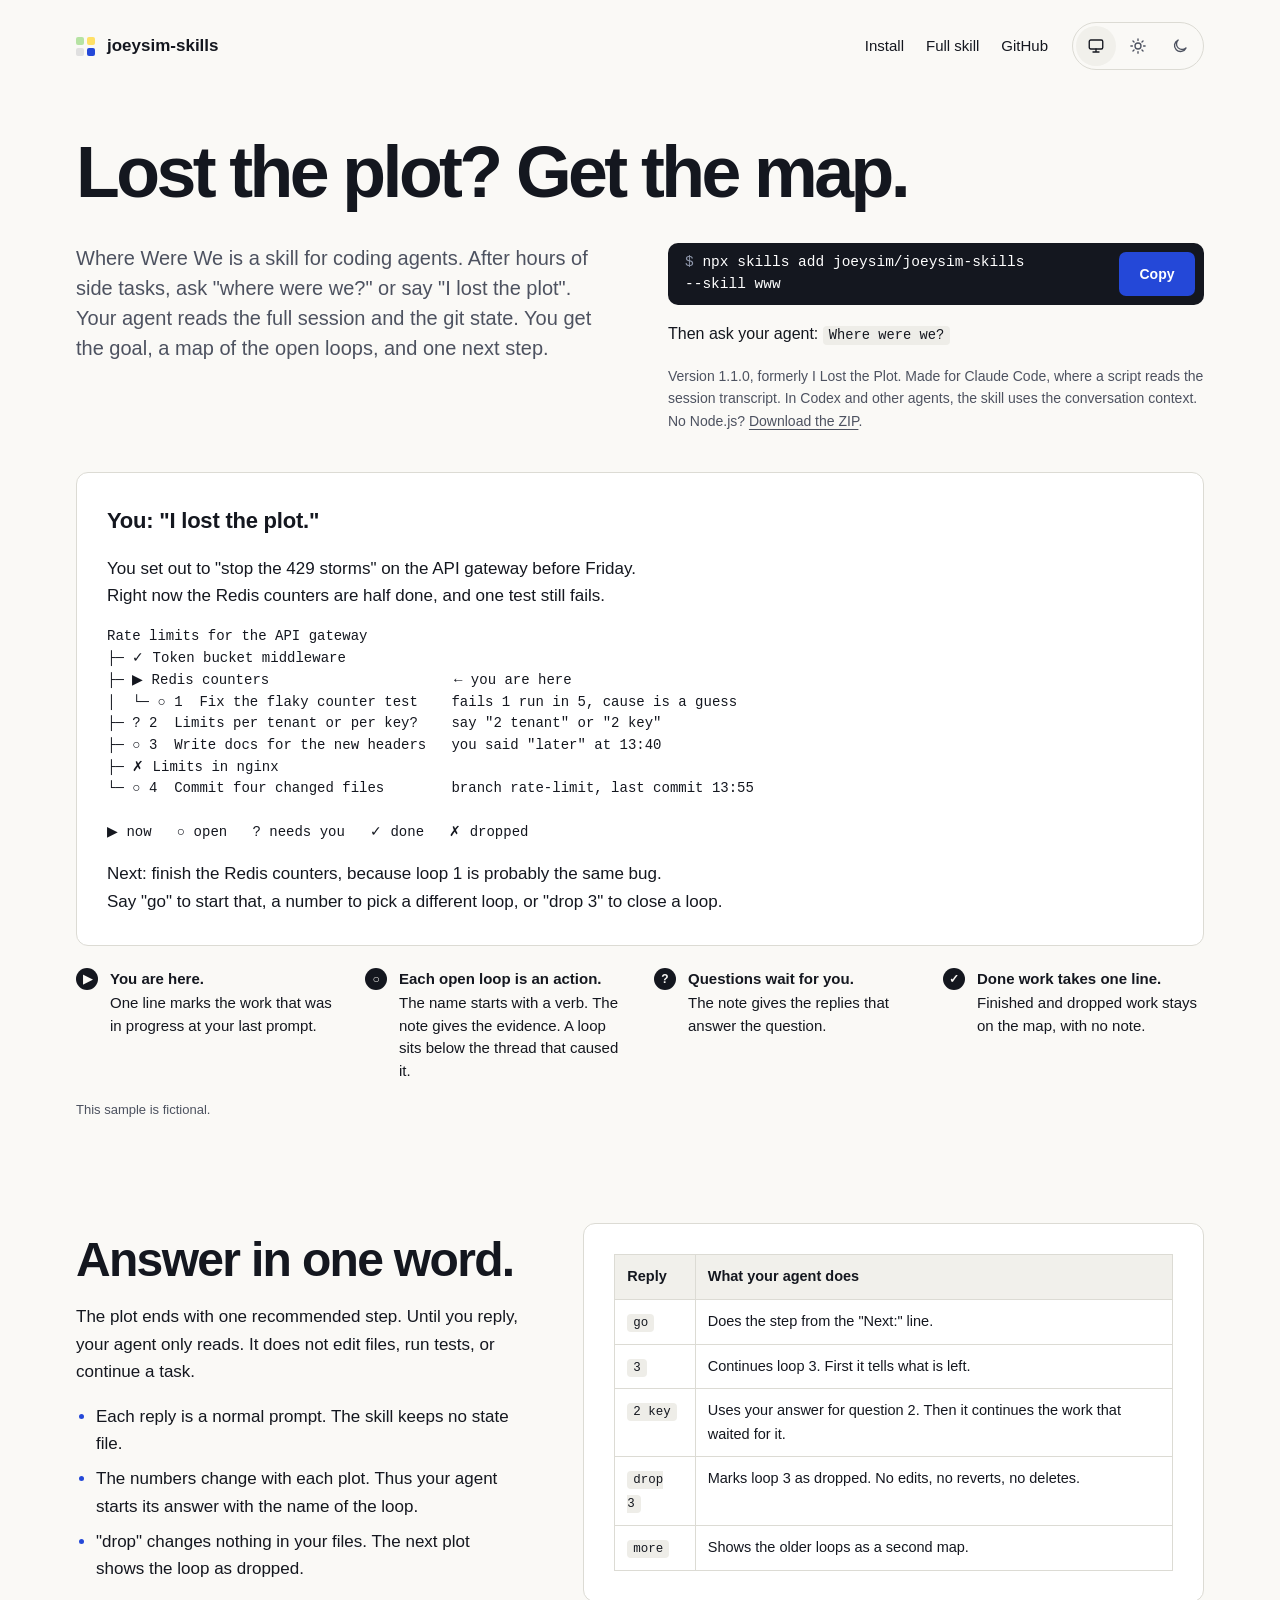
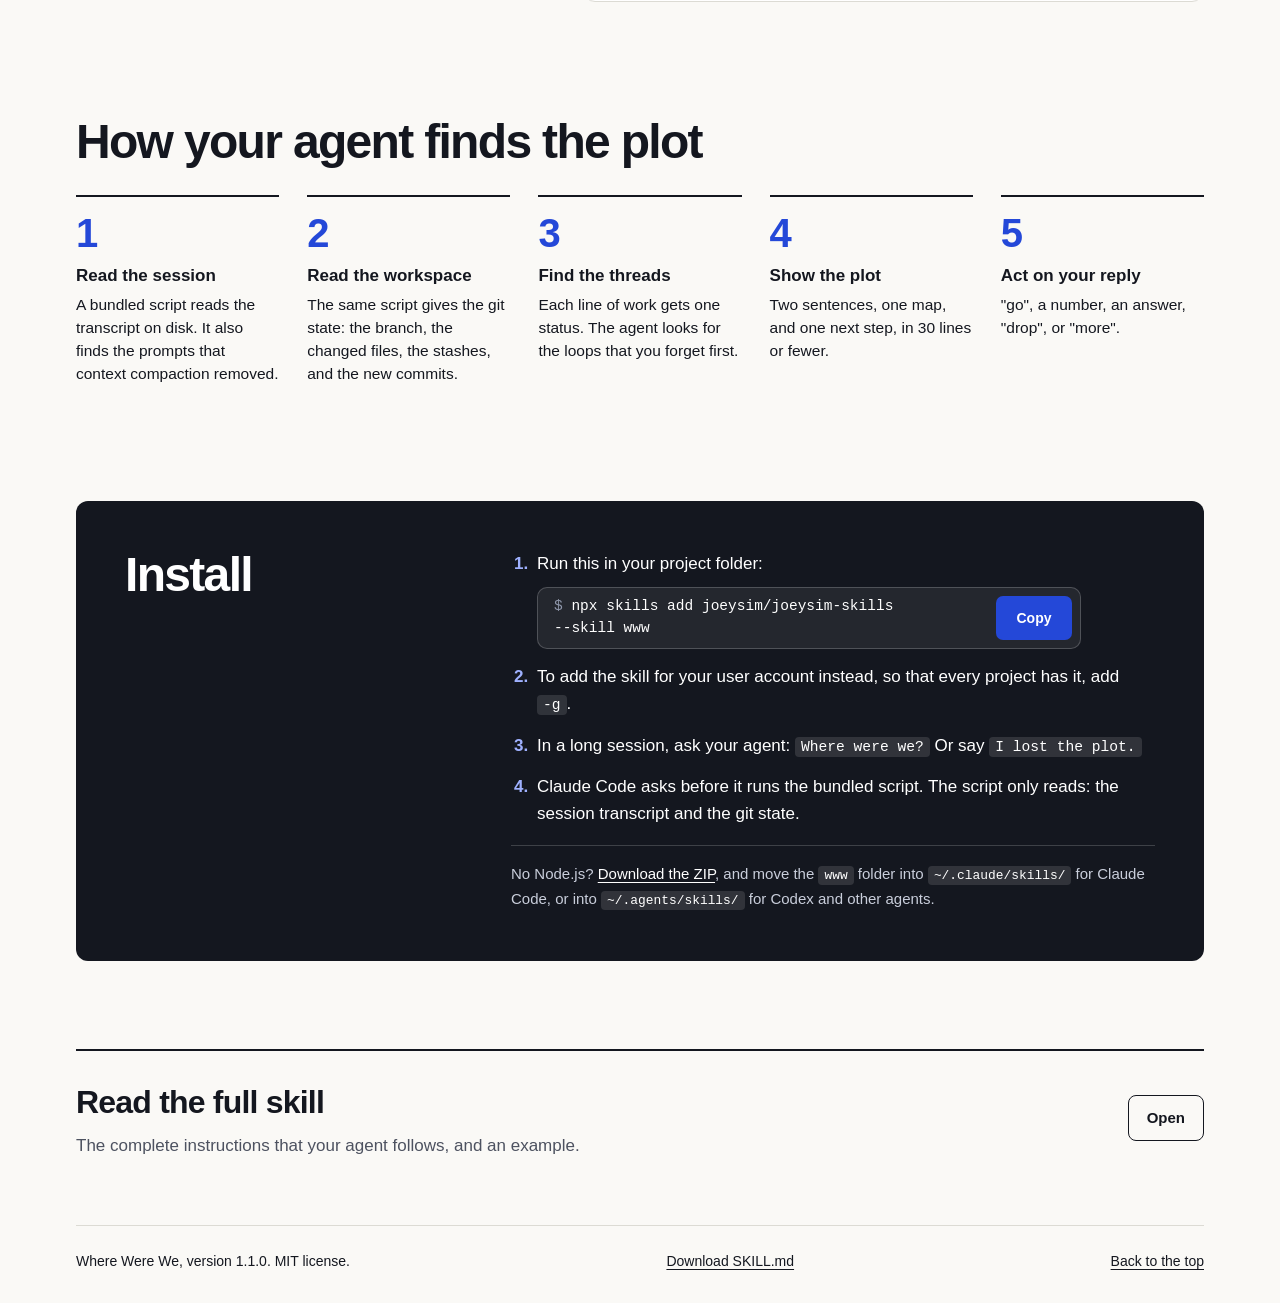
<file: pages/i-lost-the-plot/index.html>
<!doctype html>
<html lang="en">
<head>
<meta charset="utf-8">
<meta name="viewport" content="width=device-width, initial-scale=1">
<!-- I Lost the Plot is now Where Were We (www). This page only redirects, so it does not use the template. -->
<title>I Lost the Plot is now Where Were We</title>
<link rel="icon" href="../favicon.svg" type="image/svg+xml">
<link rel="canonical" href="https://joeysim.github.io/joeysim-skills/www/">
<meta property="og:title" content="I Lost the Plot is now Where Were We">
<meta property="og:image" content="https://joeysim.github.io/joeysim-skills/www/og.png">
<meta property="og:image:width" content="1200">
<meta property="og:image:height" content="630">
<meta name="twitter:card" content="summary_large_image">
<meta http-equiv="refresh" content="0; url=../www/">
<script>location.replace("../www/" + location.hash);</script>
<style>
body { margin: 0; padding: 48px 24px; background: #faf9f6; color: #14171f; font: 17px/1.6 -apple-system, BlinkMacSystemFont, "Segoe UI", Roboto, sans-serif; }
a { color: #2448d8; }
@media (prefers-color-scheme: dark) { body { background: #121419; color: #e9ebf0; } a { color: #8ea6ff; } }
</style>
</head>
<body>
<p>I Lost the Plot is now <a href="../www/">Where Were We</a>.</p>
</body>
</html>
</file>
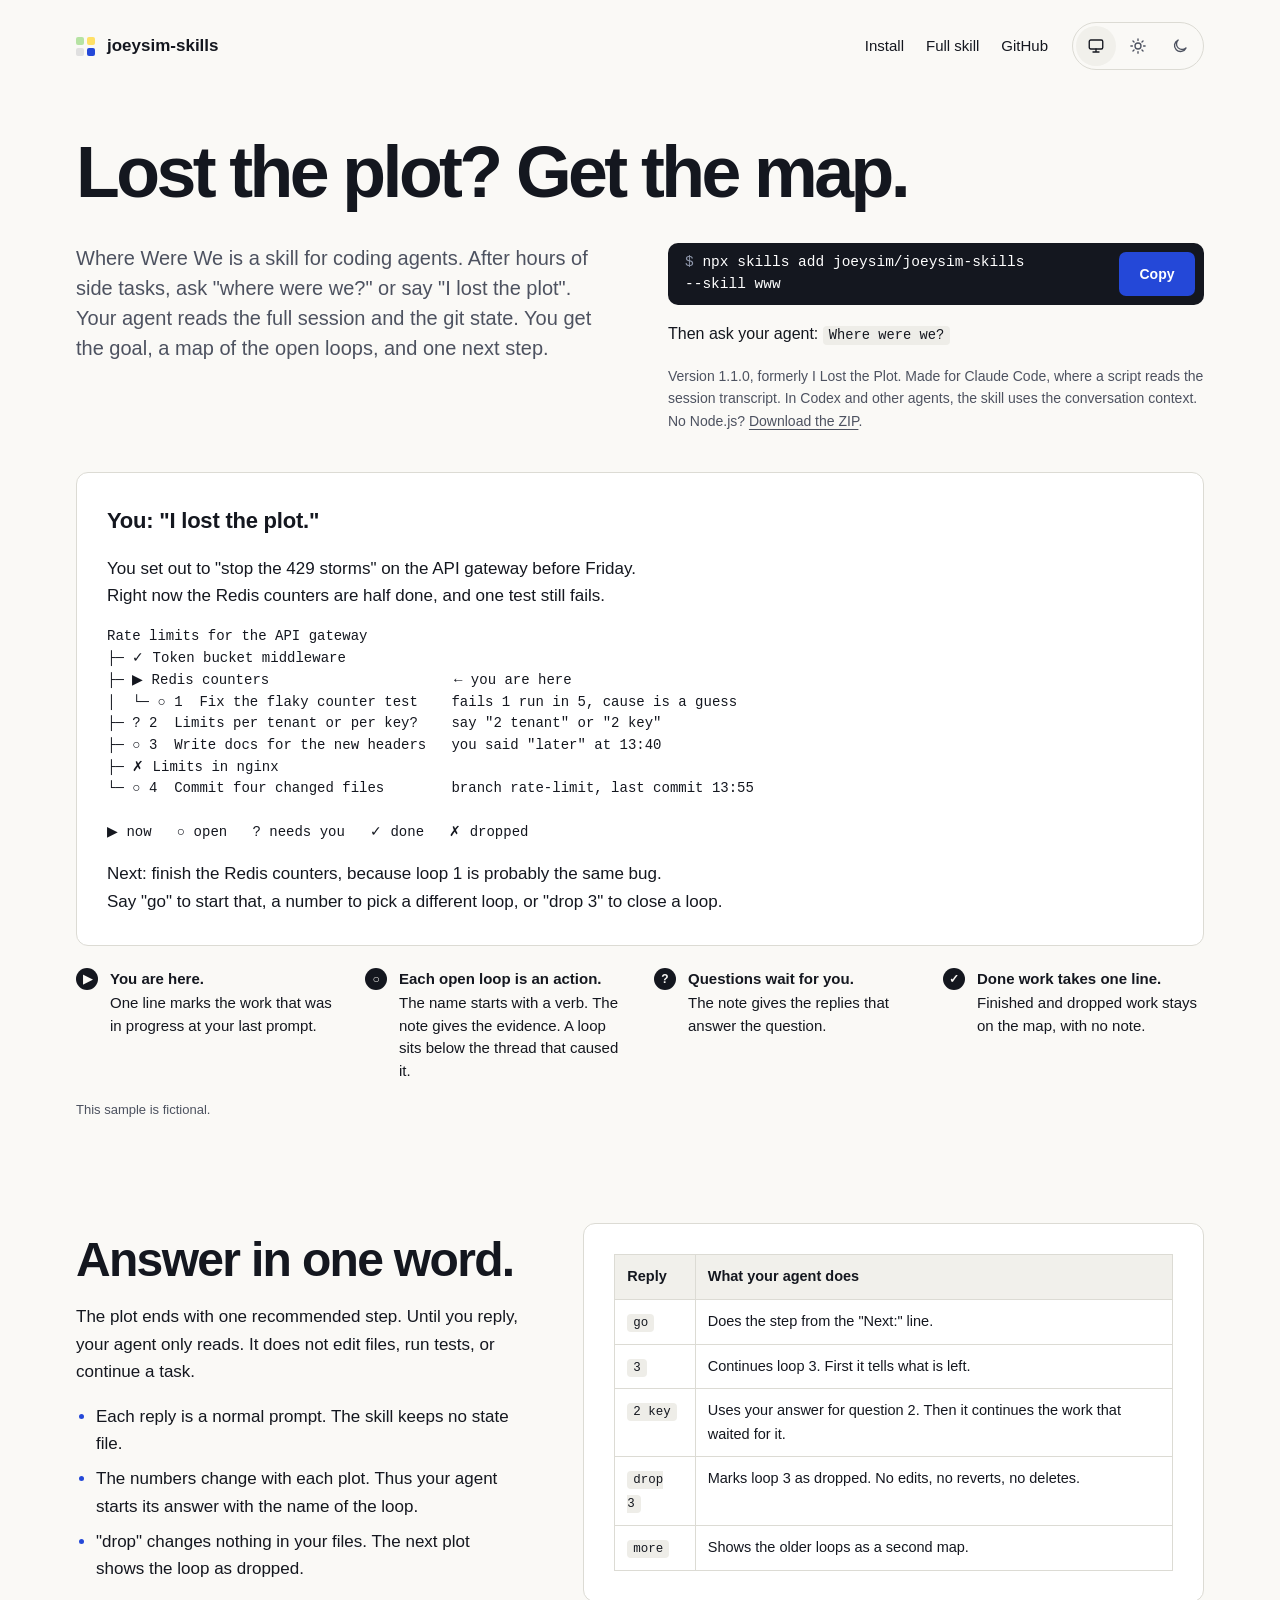
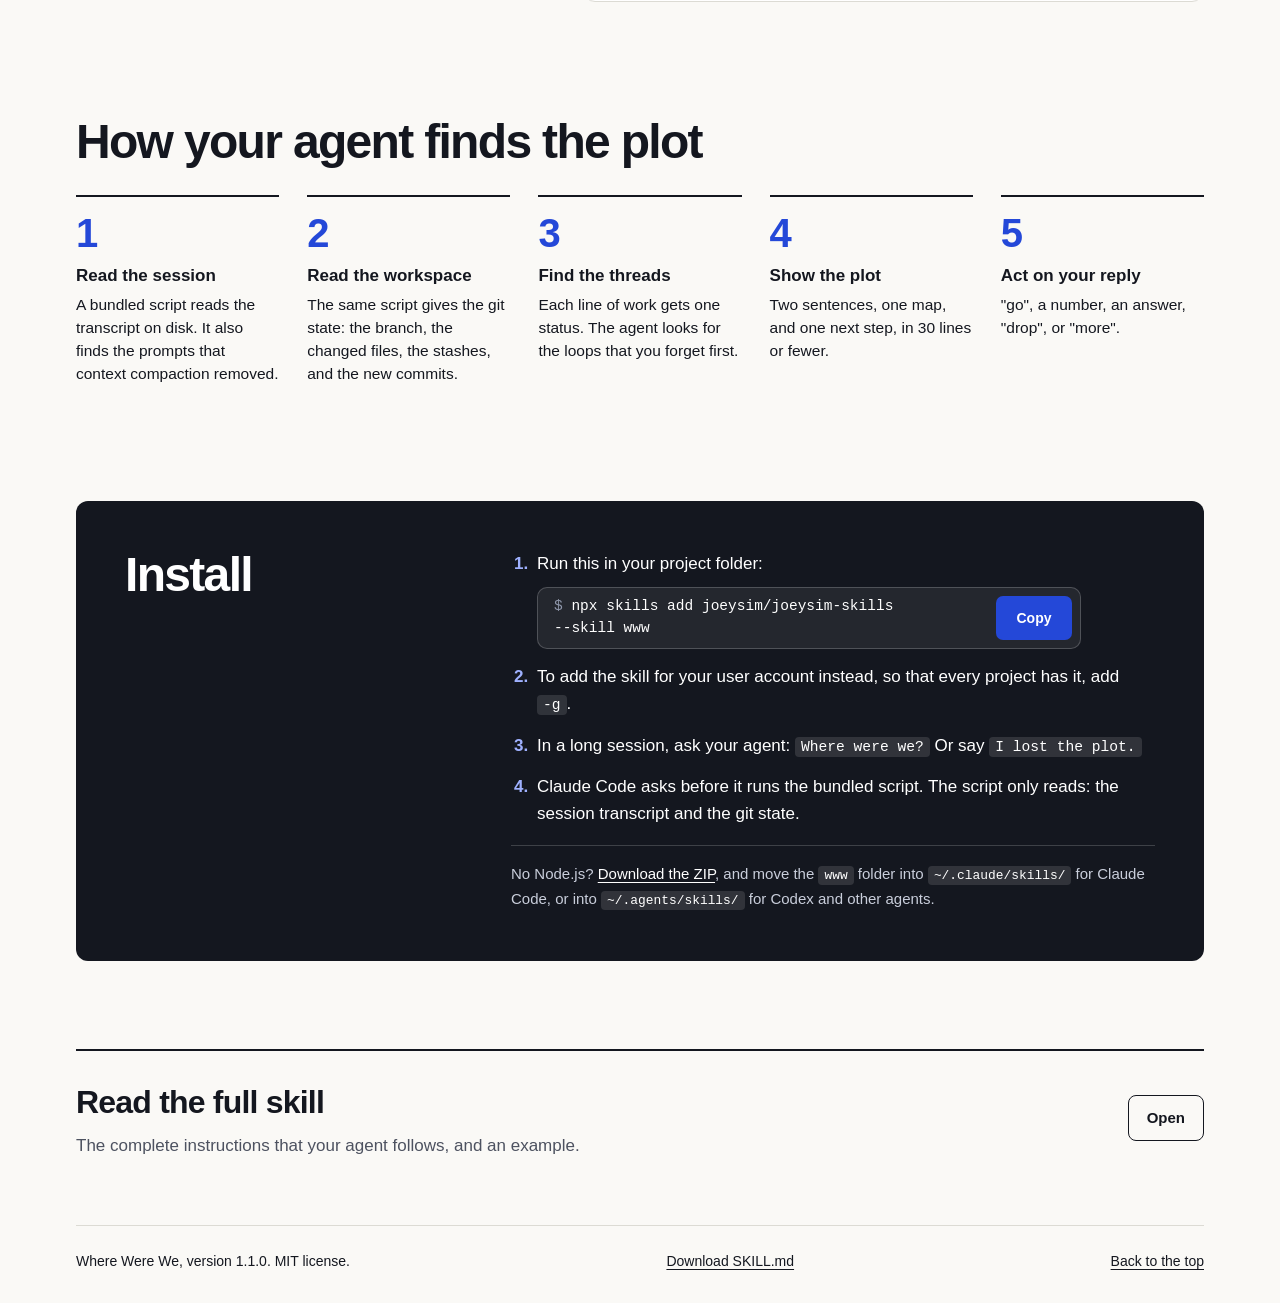
<file: pages/www/index.html>
<!doctype html>
<html lang="en">
<head>
<meta charset="utf-8">
<meta name="viewport" content="width=device-width, initial-scale=1">
<script>try { const t = localStorage.getItem("theme"); if (t === "light" || t === "dark") document.documentElement.dataset.theme = t; } catch {}</script>
<meta name="description" content="A skill for coding agents. Say that you lost the plot, and your agent maps the session: the goal, the open loops, and one next step.">
<title>Where Were We: get the map of a long agent session</title>
<link rel="icon" href="../favicon.svg" type="image/svg+xml">
<link rel="canonical" href="https://joeysim.github.io/joeysim-skills/www/">
<link rel="alternate" type="text/markdown" href="skill/SKILL.md" title="SKILL.md">
<meta property="og:type" content="website">
<meta property="og:site_name" content="joeysim-skills">
<meta property="og:url" content="https://joeysim.github.io/joeysim-skills/www/">
<meta property="og:title" content="Where Were We: get the map of a long agent session">
<meta property="og:description" content="A skill for coding agents. Say that you lost the plot, and your agent maps the session: the goal, the open loops, and one next step.">
<meta property="og:image" content="https://joeysim.github.io/joeysim-skills/www/og.png">
<meta property="og:image:width" content="1200">
<meta property="og:image:height" content="630">
<meta property="og:image:alt" content="A thread map of a coding session: done, open, and dropped items, and a marker that says you are here.">
<meta name="twitter:card" content="summary_large_image">
<script type="application/ld+json">{"@context":"https://schema.org","@type":"SoftwareSourceCode","name":"Where Were We (www)","description":"An Agent Skill for Claude Code, Codex, and other coding agents. Say that you lost the plot, and your agent maps the session: the goal, the open loops, and one next step.","url":"https://joeysim.github.io/joeysim-skills/www/","codeRepository":"https://github.com/joeysim/joeysim-skills/tree/main/skills/www","version":"1.1.0","license":"https://opensource.org/licenses/MIT","author":{"@type":"Person","name":"Joey Simhon"}}</script>
<style>
/* Each color has a light and a dark value. The system setting picks one, unless the reader picks a theme (data-theme on <html>). */
:root { color-scheme: light dark;
  --paper: light-dark(#faf9f6, #121419); --sheet: light-dark(#fff, #1a1d24); --ink: light-dark(#14171f, #e9ebf0); --muted: light-dark(#4d5260, #a6acba);
  --line: light-dark(#dcdbd4, #2e323c); --head: light-dark(#f1f0eb, #22252d); --code: light-dark(#eeede8, #262a33);
  --accent: light-dark(#2448d8, #8ea6ff); --button: light-dark(#2448d8, #3a5bff); --button-hover: light-dark(#3a5cf0, #5573ff);
  --chip: light-dark(#dfe6ff, #263264); --chip-ink: light-dark(#1b2f8a, #cdd7ff);
  --cmd: light-dark(#14171f, #0c0e13); --panel: light-dark(#14171f, #1a1d24); --edge: light-dark(transparent, #2e323c);
  --note-bg: light-dark(#fbf3d9, #2c2615); --note-line: #b88d24; --sw-line: light-dark(rgba(0,0,0,.22), rgba(255,255,255,.3));
  --pos: light-dark(#b6e3a3, #a3d690); --mix: light-dark(#ffe066, #f2d457); --neg: light-dark(#f5a4a4, #ec9595); --unk: light-dark(#e0e0e0, #cfd1d6); --rated-ink: #14171f;
  --ctx-ink: rgb(0 0 0 / .63); /* faint text in the fill's own hue. It keeps 4.5:1 contrast on every rating fill. */ }
:root[data-theme="light"] { color-scheme: light; }
:root[data-theme="dark"] { color-scheme: dark; }
* { box-sizing: border-box; }
html { scroll-padding-top: 24px; }
body { margin: 0; background: var(--paper); color: var(--ink); font: 17px/1.6 -apple-system, BlinkMacSystemFont, "Segoe UI", Roboto, sans-serif; font-variant-numeric: tabular-nums; }
a { color: inherit; text-underline-offset: .2em; }
a:hover { color: var(--accent); }
a:focus-visible, summary:focus-visible, [tabindex]:focus-visible { outline: 3px solid var(--accent); outline-offset: 4px; }
code { font-family: ui-monospace, SFMono-Regular, Menlo, Consolas, monospace; font-size: .86em; background: var(--code); padding: 2px 6px; border-radius: 4px; }
pre { margin: 0; overflow-x: auto; font: 14px/1.55 ui-monospace, SFMono-Regular, Menlo, Consolas, monospace; }
.skip { position: absolute; left: 16px; top: -90px; padding: 10px 18px; background: var(--sheet); z-index: 10; }
.skip:focus { top: 16px; }
.shell { max-width: 1240px; margin: auto; padding: 0 clamp(18px, 4.5vw, 56px); }

.topline { display: flex; align-items: center; justify-content: space-between; gap: 20px; padding: 22px 0; }
.brand { display: flex; align-items: center; gap: 12px; text-decoration: none; font-weight: 650; }
.symbol { display: grid; grid-template-columns: repeat(2, 8px); gap: 3px; }
.symbol i { width: 8px; height: 8px; border-radius: 2px; background: var(--pos); }
.symbol i:nth-child(2) { background: var(--mix); } .symbol i:nth-child(3) { background: var(--unk); } .symbol i:nth-child(4) { background: var(--accent); }
.links { display: flex; gap: 22px; font-size: 15px; }
.links a { text-decoration: none; padding: 10px 0; }
.topline-end { display: flex; align-items: center; gap: 24px; }
.theme { display: inline-flex; gap: 2px; padding: 3px; border: 1px solid var(--line); border-radius: 999px; }
.theme[hidden] { display: none; }
.theme button { display: grid; place-items: center; width: 40px; height: 40px; padding: 0; border: 0; border-radius: 999px; background: none; color: var(--muted); cursor: pointer; }
.theme button:hover { color: var(--ink); }
.theme button[aria-pressed="true"] { background: var(--head); color: var(--ink); }
.theme svg { width: 18px; height: 18px; }

.hero { padding: clamp(24px, 3.6vw, 48px) 0 clamp(28px, 3.4vw, 40px); }
.hero-copy { display: grid; grid-template-columns: minmax(0, 1fr) minmax(0, 1fr); gap: 22px 56px; align-items: start; margin-top: clamp(22px, 2.8vw, 36px); }
h1 { margin: 0; font-size: clamp(40px, 5.6vw, 80px); line-height: .96; letter-spacing: -.05em; font-weight: 700; }
h1 span { white-space: nowrap; }
.lead { max-width: 36rem; margin: 0; font-size: clamp(18px, 1.6vw, 20px); line-height: 1.5; color: var(--muted); }
.command { display: flex; flex-wrap: wrap; align-items: center; gap: 10px 12px; max-width: 34rem; margin: 0 0 16px; padding: 8px 8px 8px 16px; border-radius: 10px; background: var(--cmd); border: 1px solid var(--edge); color: #fff; }
.command code { flex: 1 1 15rem; min-width: 0; padding: 0; background: none; color: #fff; font-size: 14.5px; line-height: 1.5; }
.command code span { white-space: nowrap; }
.command code::before { content: "$ "; color: #8f97ab; }
.command button { flex: none; min-width: 76px; min-height: 44px; padding: 0 16px; border: 0; border-radius: 7px; background: var(--button); color: #fff; font: inherit; font-size: 14px; font-weight: 650; cursor: pointer; }
.command button:hover { background: var(--button-hover); }
.command button:focus-visible { outline: 3px solid #9fb1ff; outline-offset: 2px; }
.ask { margin: 0; font-size: 16px; }
.ask code { white-space: nowrap; }
.version { margin: 18px 0 0; font-size: 14px; color: var(--muted); }

/* The site root: one sheet for each skill. */
.catalog { list-style: none; display: grid; grid-template-columns: repeat(auto-fit, minmax(min(100%, 28rem), 1fr)); gap: 24px; margin: 0 0 clamp(64px, 9vw, 120px); padding: 0; }

.specimen { margin: 0 0 clamp(56px, 8vw, 104px); }
.sheet { background: var(--sheet); border: 1px solid var(--line); border-radius: 12px; padding: clamp(16px, 2.6vw, 30px); }
.sheet-q { margin: 0 0 4px; font-size: clamp(18px, 2vw, 22px); font-weight: 650; letter-spacing: -.01em; }
.sheet > p:last-child { margin-bottom: 0; }
.key { display: flex; flex-wrap: wrap; gap: 6px 18px; margin: 14px 0 0; font-size: 14px; }
.sw { display: inline-block; width: 12px; height: 12px; margin-right: 6px; vertical-align: -1px; border-radius: 3px; border: 1px solid var(--sw-line); }
.table-scroll { overflow-x: auto; }
table { border-collapse: collapse; width: 100%; text-align: left; }
.matrix { table-layout: fixed; min-width: 700px; font-size: 14.5px; line-height: 1.5; }
.matrix col.criterion { width: 22%; }
.matrix th, .matrix td { position: relative; border: 1px solid var(--line); padding: 12px 14px; vertical-align: top; }
.matrix thead th, .matrix tbody th { background: var(--head); font-weight: 650; }
.matrix tbody th em { font-style: normal; font-weight: 400; color: var(--muted); }
[data-r="pos"] { background: var(--pos); } [data-r="mix"] { background: var(--mix); } [data-r="neg"] { background: var(--neg); } [data-r="unk"] { background: var(--unk); }
td[data-r], td[data-rating], .rating-legend strong { color: var(--rated-ink); }
/* A rated cell: the key fact on its own line, then the basis and evidence IDs in smaller gray text. */
td .v { display: block; }
td .ctx { display: block; margin-top: 6px; font-size: .86em; line-height: 1.45; color: var(--ctx-ink); }
.sr { position: absolute; width: 1px; height: 1px; overflow: hidden; clip-path: inset(50%); white-space: nowrap; }
.matrix .rec { border-left: 2px solid var(--accent); border-right: 2px solid var(--accent); }
.chip { display: inline-block; margin-bottom: 4px; padding: 1px 10px; border-radius: 999px; background: var(--chip); color: var(--chip-ink); font-size: 12px; font-weight: 700; line-height: 1.6; }
.chip.selected { background: var(--chip-ink); color: var(--chip); }
th .desc { display: block; margin-top: 4px; font-size: 13px; font-weight: 400; line-height: 1.45; color: var(--muted); }
/* The chip sits centered in a tab above its column, so that all option titles align. */
table:is(.matrix, .option-table) tr.flags > * { border: 0; background: none; padding: 0 14px; }
table:is(.matrix, .option-table) tr.flags > .rec { border: 2px solid var(--accent); border-bottom: 0; padding: 6px 14px 4px; text-align: center; }
tr.flags .chip { margin: 0; }
.full .option-table .rec { border-left: 2px solid var(--accent); border-right: 2px solid var(--accent); }
.pin { display: inline-grid; place-items: center; flex: none; width: 22px; height: 22px; border-radius: 50%; background: var(--ink); color: var(--paper); font-size: 12px; font-weight: 700; line-height: 1; }
.pin.on-cell, .pin.on-head { position: absolute; top: 10px; right: 10px; }
.pin.on-cell { background: var(--rated-ink); color: #fff; }
.matrix td:has(.pin), .matrix th:has(.pin) { padding-right: 40px; }
.notes { list-style: none; margin: 22px 0 0; padding: 0; display: grid; grid-template-columns: repeat(4, minmax(0, 1fr)); gap: 18px 28px; font-size: 15px; line-height: 1.5; }
.notes li { display: grid; grid-template-columns: 22px 1fr; gap: 12px; align-items: start; }
.notes strong { display: block; margin-bottom: 2px; }
.fine { margin: 18px 0 0; font-size: 13px; color: var(--muted); }

h2 { margin: 0 0 18px; font-size: clamp(30px, 4vw, 48px); line-height: 1.05; letter-spacing: -.035em; font-weight: 700; }
.feature { display: grid; grid-template-columns: minmax(0, 5fr) minmax(0, 7fr); gap: clamp(28px, 5vw, 72px); align-items: center; margin-bottom: clamp(64px, 9vw, 120px); }
.feature p { margin: 0 0 18px; max-width: 34rem; }
.feature ul { margin: 0; padding-left: 20px; max-width: 34rem; }
.feature li { margin-bottom: 8px; }
.feature li::marker { color: var(--accent); }
.shot-path { margin: 0 0 8px; font-size: 13px; color: var(--muted); }
.shot-path code { background: none; padding: 0; }
.feature-table { font-size: 14.5px; min-width: 520px; }
.feature-table th, .feature-table td { border: 1px solid var(--line); padding: 10px 12px; vertical-align: top; }
.feature-table th { background: var(--head); font-weight: 650; }
.row-name { display: block; font-weight: 600; color: var(--accent); text-decoration: underline; text-underline-offset: .2em; }
.row-note { display: block; color: var(--muted); font-size: 13.5px; }

.steps { margin-bottom: clamp(64px, 9vw, 120px); }
.steps ol { list-style: none; counter-reset: step; margin: 28px 0 0; padding: 0; display: grid; grid-template-columns: repeat(5, minmax(0, 1fr)); gap: 28px; }
.steps li { counter-increment: step; padding-top: 16px; border-top: 2px solid var(--ink); font-size: 15.5px; line-height: 1.5; }
.steps li::before { content: counter(step); display: block; margin-bottom: 10px; font-size: 40px; font-weight: 700; line-height: 1; letter-spacing: -.04em; color: var(--accent); }
.steps strong { display: block; margin-bottom: 4px; font-size: 17px; }
.steps a { text-decoration: none; }
.steps a:hover strong { text-decoration: underline; }

.install { display: grid; grid-template-columns: minmax(0, 4fr) minmax(0, 8fr); gap: clamp(20px, 5vw, 72px); padding: clamp(28px, 4vw, 48px); margin-bottom: clamp(48px, 7vw, 88px); border-radius: 12px; background: var(--panel); border: 1px solid var(--edge); color: #fff; }
.install h2 { margin: 0; }
.install ol { margin: 0; padding-left: 22px; }
.install li { margin-bottom: 14px; padding-left: 4px; }
.install li::marker { font-weight: 700; color: #9fb1ff; }
.install a { color: #fff; }
.install code { background: rgba(255,255,255,.12); color: #fff; white-space: nowrap; }
.install .command { margin: 10px 0 4px; background: rgba(255,255,255,.07); border: 1px solid rgba(255,255,255,.2); }
.install .command code { background: none; white-space: normal; }
.install .alt { margin: 18px 0 0; padding-top: 16px; border-top: 1px solid rgba(255,255,255,.18); color: #c9cedb; font-size: 15px; }

details.full { border-top: 2px solid var(--ink); margin-bottom: 40px; }
details.full > summary { display: grid; grid-template-columns: 1fr auto; align-items: center; gap: 4px 20px; padding: 26px 0; cursor: pointer; list-style: none; }
details.full > summary::-webkit-details-marker { display: none; }
details.full > summary::after { content: "Open"; grid-row: 1 / span 2; grid-column: 2; padding: 10px 18px; border: 1px solid var(--ink); border-radius: 8px; font-size: 15px; font-weight: 600; }
details.full[open] > summary::after { content: "Close"; }
.full-title { font-size: clamp(24px, 3vw, 32px); font-weight: 700; letter-spacing: -.025em; }
.full-sub { color: var(--muted); }
.full .layout { display: grid; grid-template-columns: 220px minmax(0, 1fr); gap: 64px; padding: 24px 0 64px; }
.full aside { position: sticky; top: 24px; align-self: start; }
.full .eyebrow { margin: 0 0 12px; font-size: 14px; font-weight: 650; }
.full nav ol { list-style: none; padding: 0; counter-reset: section; margin: 0; }
.full nav li { counter-increment: section; }
.full nav li a { display: flex; align-items: baseline; gap: 10px; padding: 8px 0; text-decoration: none; font-size: 14px; line-height: 1.45; }
.full nav li a::before { content: counter(section) "."; min-width: 1.4em; color: var(--muted); font-size: 13px; }
.full .example-link { display: block; margin-top: 16px; padding-top: 14px; border-top: 1px solid var(--line); font-size: 14px; }
.full .content { min-width: 0; max-width: 46rem; }
.full .method > p:first-child { font-size: 19px; margin-top: 0; }
.full h2 { font-size: clamp(23px, 2.6vw, 28px); letter-spacing: -.02em; line-height: 1.25; margin: 48px 0 18px; padding-top: 22px; border-top: 1px solid var(--line); }
.full h3 { font-size: 20px; line-height: 1.3; letter-spacing: -.015em; margin: 30px 0 14px; }
.full p { margin: 0 0 18px; }
.full .content ul, .full .content ol { padding-left: 23px; margin: 0 0 22px; }
.full .content li { padding-left: 5px; margin-bottom: 7px; }
.full .content li::marker { color: var(--accent); }
.full .table-scroll { margin: 22px 0; border: 1px solid var(--line); border-radius: 6px; background: var(--sheet); }
.full pre { margin: 22px 0; padding: 14px 16px; border: 1px solid var(--line); border-radius: 6px; background: var(--sheet); }
.full table { font-size: 14px; line-height: 1.55; }
.full .option-table { table-layout: fixed; min-width: 760px; }
.full .option-table th:first-child { width: 160px; }
.full th { background: var(--head); font-weight: 650; }
.full th, .full td { padding: 12px 14px; vertical-align: top; min-width: 110px; }
.full tr:not(:last-child) > *, .full th { border-bottom: 1px solid var(--line); }
.full th:not(:last-child), .full td:not(:last-child) { border-right: 1px solid var(--line); }
td[data-rating="positive"] { background: var(--pos); } td[data-rating="negative"] { background: var(--neg); }
td[data-rating="mixed"], td[data-rating="simulated"] { background: var(--mix); } td[data-rating="unknown"] { background: var(--unk); }
.rating-legend { line-height: 2; }
.rating-legend strong { padding: 3px 7px; border-radius: 4px; }
.rating-legend strong:nth-of-type(1) { background: var(--pos); } .rating-legend strong:nth-of-type(2) { background: var(--mix); }
.rating-legend strong:nth-of-type(3) { background: var(--neg); } .rating-legend strong:nth-of-type(4) { background: var(--unk); }
.full .example { margin-top: 64px; padding-top: 8px; border-top: 3px solid var(--ink); }
.full .example h2 { border: 0; margin-top: 10px; font-size: 34px; }
.full .example > p:first-of-type { padding: 14px 18px; border-left: 3px solid var(--note-line); background: var(--note-bg); }
footer { display: flex; flex-wrap: wrap; justify-content: space-between; gap: 14px; padding: 24px 0 36px; border-top: 1px solid var(--line); font-size: 14px; }

@media (prefers-reduced-motion: no-preference) {
  .matrix td[data-r] { animation: fill .45s ease-out both; animation-delay: calc(var(--i) * 70ms + 250ms); }
  @keyframes fill { from { background-color: var(--sheet); } }
}
@media (max-width: 1000px) {
  .notes { grid-template-columns: repeat(2, minmax(0, 1fr)); }
  .steps ol { grid-template-columns: repeat(3, minmax(0, 1fr)); }
  .feature, .install { grid-template-columns: minmax(0, 1fr); }
  .full .layout { grid-template-columns: 180px minmax(0, 1fr); gap: 36px; }
}
@media (max-width: 860px) { .hero-copy { grid-template-columns: minmax(0, 1fr); } }
@media (max-width: 700px) {
  body { font-size: 16px; }
  .notes, .steps ol { grid-template-columns: 1fr; }
  .steps ol { gap: 22px; }
  .steps li { display: grid; grid-template-columns: 40px minmax(0, 1fr); column-gap: 10px; }
  .steps li::before { grid-row: span 2; margin: 0; font-size: 32px; }
  .full .layout { grid-template-columns: 1fr; gap: 24px; }
  .full aside { position: static; }
  .full nav ol { display: grid; grid-template-columns: 1fr 1fr; gap: 0 16px; }
  .full nav li a { min-height: 44px; }
  .links { gap: 16px; }
  .topline { flex-wrap: wrap; row-gap: 4px; }
  .topline-end { display: contents; }
  .theme { order: 2; }
  .links { order: 3; width: 100%; }
}
@media print {
  body { background: #fff; font-size: 11pt; }
  .topline, .command, .install, .skip, footer { display: none; }
  :root { color-scheme: light; }
  details.full > summary::after { display: none; }
  .table-scroll { overflow: visible; }
  pre { overflow: visible; white-space: pre-wrap; }
  .matrix, .feature-table, .full .option-table { min-width: 0; }
}
</style>
</head>
<body>
<a class="skip" href="#top">Skip to the content</a>
<div class="shell">
<header class="topline"><a class="brand" href="../"><span class="symbol" aria-hidden="true"><i></i><i></i><i></i><i></i></span>joeysim-skills</a><div class="topline-end"><nav class="links" aria-label="Site"><a href="#install">Install</a><a href="#skill">Full skill</a><a href="https://github.com/joeysim/joeysim-skills">GitHub</a></nav><div class="theme" role="group" aria-label="Color theme" hidden><button type="button" data-theme-choice="system" aria-label="System theme" title="System"><svg viewBox="0 0 24 24" fill="none" stroke="currentColor" stroke-width="1.8" stroke-linecap="round" stroke-linejoin="round" aria-hidden="true"><rect x="3" y="4" width="18" height="12" rx="2"/><path d="M8 20h8M12 16v4"/></svg></button><button type="button" data-theme-choice="light" aria-label="Light theme" title="Light"><svg viewBox="0 0 24 24" fill="none" stroke="currentColor" stroke-width="1.8" stroke-linecap="round" stroke-linejoin="round" aria-hidden="true"><circle cx="12" cy="12" r="4"/><path d="M12 2.5v2M12 19.5v2M2.5 12h2M19.5 12h2M5.3 5.3l1.4 1.4M17.3 17.3l1.4 1.4M5.3 18.7l1.4-1.4M17.3 6.7l1.4-1.4"/></svg></button><button type="button" data-theme-choice="dark" aria-label="Dark theme" title="Dark"><svg viewBox="0 0 24 24" fill="none" stroke="currentColor" stroke-width="1.8" stroke-linecap="round" stroke-linejoin="round" aria-hidden="true"><path d="M20 14.5A8 8 0 1 1 9.5 4a6.5 6.5 0 0 0 10.5 10.5z"/></svg></button></div></div></header>
<main id="top">
<section class="hero" aria-labelledby="title">
<h1 id="title"><span>Lost the plot?</span> <span>Get the map.</span></h1>
<div class="hero-copy"><p class="lead">Where Were We is a skill for coding agents. After hours of side tasks, ask "where were we?" or say "I lost the plot". Your agent reads the full session and the git state. You get the goal, a map of the open loops, and one next step.</p>
<div class="get"><div class="command"><code><span>npx skills add</span> <span>joeysim/joeysim-skills</span> <span>--skill www</span></code><button type="button" aria-live="polite" data-copy="npx skills add joeysim/joeysim-skills --skill www">Copy</button></div>
<p class="ask">Then ask your agent: <code>Where were we?</code></p>
<p class="version">Version 1.1.0, formerly I Lost the Plot. Made for Claude Code, where a script reads the session transcript. In Codex and other agents, the skill uses the conversation context. No Node.js? <a href="www.zip" download>Download the ZIP</a>.</p></div></div>
</section>
<figure class="specimen" aria-labelledby="specimen-title">
<div class="sheet">
<p class="sheet-q" id="specimen-title">You: "I lost the plot."</p>
<p>You set out to "stop the 429 storms" on the API gateway before Friday.<br>Right now the Redis counters are half done, and one test still fails.</p>
<pre role="region" aria-label="Example thread map" tabindex="0">Rate limits for the API gateway
├─ ✓ Token bucket middleware
├─ ▶ Redis counters                      ← you are here
│  └─ ○ 1  Fix the flaky counter test    fails 1 run in 5, cause is a guess
├─ ? 2  Limits per tenant or per key?    say "2 tenant" or "2 key"
├─ ○ 3  Write docs for the new headers   you said "later" at 13:40
├─ ✗ Limits in nginx
└─ ○ 4  Commit four changed files        branch rate-limit, last commit 13:55

▶ now   ○ open   ? needs you   ✓ done   ✗ dropped</pre>
<p>Next: finish the Redis counters, because loop 1 is probably the same bug.<br>Say "go" to start that, a number to pick a different loop, or "drop 3" to close a loop.</p>
</div>
<figcaption>
<ol class="notes">
<li><span class="pin" aria-hidden="true">▶</span><span><strong>You are here.</strong> One line marks the work that was in progress at your last prompt.</span></li>
<li><span class="pin" aria-hidden="true">○</span><span><strong>Each open loop is an action.</strong> The name starts with a verb. The note gives the evidence. A loop sits below the thread that caused it.</span></li>
<li><span class="pin" aria-hidden="true">?</span><span><strong>Questions wait for you.</strong> The note gives the replies that answer the question.</span></li>
<li><span class="pin" aria-hidden="true">✓</span><span><strong>Done work takes one line.</strong> Finished and dropped work stays on the map, with no note.</span></li>
</ol>
<p class="fine">This sample is fictional.</p>
</figcaption>
</figure>
<section class="feature" aria-labelledby="feature-title">
<div>
<h2 id="feature-title">Answer in one word.</h2>
<p>The plot ends with one recommended step. Until you reply, your agent only reads. It does not edit files, run tests, or continue a task.</p>
<ul>
<li>Each reply is a normal prompt. The skill keeps no state file.</li>
<li>The numbers change with each plot. Thus your agent starts its answer with the name of the loop.</li>
<li>"drop" changes nothing in your files. The next plot shows the loop as dropped.</li>
</ul>
</div>
<div>
<div class="sheet"><div class="table-scroll" role="region" aria-label="Replies to the plot" tabindex="0"><table class="feature-table"><thead><tr><th>Reply</th><th>What your agent does</th></tr></thead><tbody><tr><td><code>go</code></td><td>Does the step from the "Next:" line.</td></tr><tr><td><code>3</code></td><td>Continues loop 3. First it tells what is left.</td></tr><tr><td><code>2 key</code></td><td>Uses your answer for question 2. Then it continues the work that waited for it.</td></tr><tr><td><code>drop 3</code></td><td>Marks loop 3 as dropped. No edits, no reverts, no deletes.</td></tr><tr><td><code>more</code></td><td>Shows the older loops as a second map.</td></tr></tbody></table></div></div>
</div>
</section>
<section class="steps" aria-labelledby="steps-title">
<h2 id="steps-title">How your agent finds the plot</h2>
<ol>
<li><a href="#get-the-evidence"><strong>Read the session</strong></a>A bundled script reads the transcript on disk. It also finds the prompts that context compaction removed.</li>
<li><a href="#get-the-evidence"><strong>Read the workspace</strong></a>The same script gives the git state: the branch, the changed files, the stashes, and the new commits.</li>
<li><a href="#find-the-threads"><strong>Find the threads</strong></a>Each line of work gets one status. The agent looks for the loops that you forget first.</li>
<li><a href="#show-the-plot"><strong>Show the plot</strong></a>Two sentences, one map, and one next step, in 30 lines or fewer.</li>
<li><a href="#act-on-the-reply"><strong>Act on your reply</strong></a>"go", a number, an answer, "drop", or "more".</li>
</ol>
</section>
<section class="install" id="install" aria-labelledby="install-title">
<h2 id="install-title">Install</h2>
<div>
<ol>
<li>Run this in your project folder:<div class="command"><code><span>npx skills add</span> <span>joeysim/joeysim-skills</span> <span>--skill www</span></code><button type="button" aria-live="polite" data-copy="npx skills add joeysim/joeysim-skills --skill www">Copy</button></div></li>
<li>To add the skill for your user account instead, so that every project has it, add <code>-g</code>.</li>
<li>In a long session, ask your agent: <code>Where were we?</code> Or say <code>I lost the plot.</code></li>
<li>Claude Code asks before it runs the bundled script. The script only reads: the session transcript and the git state.</li>
</ol>
<p class="alt">No Node.js? <a href="www.zip" download>Download the ZIP</a>, and move the <code>www</code> folder into <code>~/.claude/skills/</code> for Claude Code, or into <code>~/.agents/skills/</code> for Codex and other agents.</p>
</div>
</section>
<details class="full" id="skill">
<summary><span class="full-title">Read the full skill</span><span class="full-sub">The complete instructions that your agent follows, and an example.</span></summary>
<div class="layout"><aside><nav aria-label="On this page"><p class="eyebrow">The method</p><ol><li><a href="#get-the-evidence">Get the evidence</a></li><li><a href="#find-the-threads">Find the threads</a></li><li><a href="#show-the-plot">Show the plot</a></li><li><a href="#act-on-the-reply">Act on the reply</a></li></ol><a class="example-link" href="#example">Example</a></nav></aside><div class="content"><article class="method" id="method" aria-label="Complete skill instructions">
<p>The user lost track of this session.
Show where the session was headed, which threads are open, and the next step.</p>
<p>The user's words are about the full session, not about your last answer. Do not explain the last answer again.</p>
<p>Only read. Do not edit files, run tests, or continue a task until the user replies to the plot.</p>
<h2 id="get-the-evidence">1. Get the evidence</h2>
<p>Run the digest script from the user's working folder:</p>
<p><code>python3 &lt;skill folder&gt;/scripts/session_digest.py</code></p>
<p>The script prints each user prompt with its time, and the end of each agent turn.
It reads the session transcript on disk. Thus it also shows the prompts that context compaction removed.
It also prints the git state: the branch, the changed files, the stashes, and the commits since the session start. Do not run git again.
Read the full output. Do not cut it with <code>head</code> or <code>tail</code>. The script keeps the output short.
When the script cannot run or finds no transcript, use the conversation context and run <code>git status --short --branch</code>.</p>
<p>The script cannot see the task list, background tasks, or subagents. Check those too, when available.</p>
<h2 id="find-the-threads">2. Find the threads</h2>
<p>A thread is one line of work: a request, a question, a problem, or a side idea.
Read the digest from the first prompt to the last. Give each thread one status:</p>
<div class="table-scroll" role="region" aria-label="Thread statuses" tabindex="0"><table><thead><tr><th>Mark</th><th>Status</th><th>Meaning</th></tr></thead><tbody><tr><td><code>▶</code></td><td>now</td><td>The work that was in progress at the last prompt.</td></tr><tr><td><code>○</code></td><td>open</td><td>Requested or started, and not finished.</td></tr><tr><td><code>?</code></td><td>needs you</td><td>Waits for an answer or a decision from the user.</td></tr><tr><td><code>✓</code></td><td>done</td><td>Finished, with evidence in the session or in git.</td></tr><tr><td><code>✗</code></td><td>dropped</td><td>The user canceled it or replaced it.</td></tr></tbody></table></div>
<p>Look for these open loops. The user forgets them first:</p>
<ul>
<li>A request that the user made in passing: "also", "later", "at some point", "remind me".</li>
<li>A prompt that the user typed while the agent worked.</li>
<li>A question from the agent that the user did not answer.</li>
<li>A question from the user that the agent did not answer.</li>
<li>A task that an interruption or a new request stopped.</li>
<li>A step that the agent promised and did not do.</li>
<li>A problem that the agent found and did not fix: a failing test, an error, an unverified claim.</li>
<li>Work that is not committed, not pushed, or in a stash. A branch that is not merged.</li>
</ul>
<p>Use only what the session and the workspace show. Do not invent a thread.
When only the agent's own words say "done", and git or a test result disagrees, mark the thread open.</p>
<h2 id="show-the-plot">3. Show the plot</h2>
<p>Print these four parts, in this order, and nothing else. Keep the answer to 30 lines or fewer.</p>
<ol>
<li>One sentence that starts with "You set out to". Use the user's own words where possible.</li>
<li>One sentence that starts with "Right now". Tell where the work is.</li>
<li>The thread map, in a code block. The map shows each thread and each open loop. Do not add a list of loops below it.</li>
<li>One line that starts with "Next:", with one recommended step and the reason. Then the last line: <code>Say "go" to start that, a number to pick a different loop, or "drop 3" to close a loop.</code> Use a number from the map.</li>
</ol>
<p>The map is a tree:</p>
<ul>
<li>The first line is the session goal, with no mark. When the goal changed during the session, use the latest goal.</li>
<li>The next level shows the threads of that goal, in the order that they started.</li>
<li>Indent a thread below the thread that caused it: its parts, its side tasks, and its open loops.</li>
<li>Put a loop at the top level only when no thread caused it.</li>
<li>Show the earlier goals as one <code>✓</code> thread, such as <code>✓ Earlier: repo setup, 1.4.0, 1.5.0</code>. Put their open loops below it.</li>
</ul>
<p>Each line has a mark and a name. Some lines also have a note:</p>
<div class="table-scroll" role="region" aria-label="Map lines" tabindex="0"><table><thead><tr><th>Mark</th><th>Name</th><th>Note</th></tr></thead><tbody><tr><td><code>○</code></td><td>A number, then the action that closes the loop. Start with a verb.</td><td>The state or the evidence: a time, a quote, a file, or a result.</td></tr><tr><td><code>?</code></td><td>A number, then the question.</td><td>The replies that answer it, such as <code>say "2 tenant" or "2 key"</code>.</td></tr><tr><td><code>▶</code></td><td>The work in progress.</td><td><code>← you are here</code></td></tr><tr><td><code>✓</code> or <code>✗</code></td><td>The work that is done or dropped.</td><td>No note.</td></tr></tbody></table></div>
<ul>
<li>Number the loops from 1, from the top of the map to the bottom.</li>
<li>Use six words or fewer for a name, and eight words or fewer for a note.</li>
<li>Align the notes in one column. Keep each line to 90 characters or fewer.</li>
<li>Use <code>▶</code> one time at most.</li>
<li>Show work that is not committed or not pushed as one <code>○</code> thread.</li>
<li>Show seven loops at most. Keep the loops of the latest goal, then the most important older loops.</li>
<li>When more loops exist, add one last line below the earlier goals: <code>○ + 4 older loops</code>, with the note <code>say "more"</code>.</li>
<li>When the map has more than 15 lines, join the <code>✓</code> lines of one level into one line, such as <code>✓ 5 smaller fixes</code>.</li>
<li>End the block with an empty line and the legend line.</li>
</ul>
<h2 id="act-on-the-reply">4. Act on the reply</h2>
<div class="table-scroll" role="region" aria-label="Replies and actions" tabindex="0"><table><thead><tr><th>Reply</th><th>Action</th></tr></thead><tbody><tr><td>"go"</td><td>Do the step from the "Next:" line.</td></tr><tr><td>A number</td><td>Continue that loop. First tell what is left, in one or two sentences.</td></tr><tr><td>A number and an answer, such as "2 key"</td><td>Use the answer for that <code>?</code> loop. Then continue the work that waited for it.</td></tr><tr><td>"drop" and a number</td><td>Mark that loop as dropped. Change nothing: no edits, no reverts, no deletes.</td></tr><tr><td>"more"</td><td>Show the older loops as a map in the same format, with new numbers. Use one <code>✓</code> thread for each earlier goal, with its loops below it.</td></tr></tbody></table></div>
<p>Start the answer with the name of the loop, such as "Loop 3, docs for the new headers:".
The numbers change with each plot. The name keeps the transcript clear for the next plot.</p></article><article class="example" aria-label="Fictional example">
<h2 id="example">Example</h2>
<p>This example is fictional.</p>
<p>You set out to "stop the 429 storms" on the API gateway before Friday.
Right now the Redis counters are half done, and one test still fails.</p>
<pre role="region" aria-label="Example thread map" tabindex="0">Rate limits for the API gateway
├─ ✓ Token bucket middleware
├─ ▶ Redis counters                      ← you are here
│  └─ ○ 1  Fix the flaky counter test    fails 1 run in 5, cause is a guess
├─ ? 2  Limits per tenant or per key?    say "2 tenant" or "2 key"
├─ ○ 3  Write docs for the new headers   you said "later" at 13:40
├─ ✗ Limits in nginx
└─ ○ 4  Commit four changed files        branch rate-limit, last commit 13:55

▶ now   ○ open   ? needs you   ✓ done   ✗ dropped</pre>
<p>Next: finish the Redis counters, because loop 1 is probably the same bug.
Say "go" to start that, a number to pick a different loop, or "drop 3" to close a loop.</p></article></div></div>
</details>
</main>
<footer><span>Where Were We, version 1.1.0. MIT license.</span><a href="skill/SKILL.md" download>Download SKILL.md</a><a href="#top">Back to the top</a></footer>
</div>
<script>
// Open the full skill when a link or the address points into it.
function openTarget() {
  const target = location.hash && document.getElementById(decodeURIComponent(location.hash.slice(1)));
  const full = target && target.closest("details.full");
  if (full && !full.open) { full.open = true; target.scrollIntoView(); }
}
addEventListener("hashchange", openTarget);
openTarget();
// Copy the install command. The command stays selectable when the clipboard is not available.
document.querySelectorAll("[data-copy]").forEach(button => button.addEventListener("click", async () => {
  try { await navigator.clipboard.writeText(button.dataset.copy); button.textContent = "Copied"; }
  catch { button.textContent = "Select it"; }
  setTimeout(() => { button.textContent = "Copy"; }, 2000);
}));
// Theme switch. System follows the device setting. Light and Dark are saved in this browser.
const themeGroup = document.querySelector(".theme");
function showTheme() {
  const current = document.documentElement.dataset.theme || "system";
  themeGroup.querySelectorAll("button").forEach(b => b.setAttribute("aria-pressed", String(b.dataset.themeChoice === current)));
}
themeGroup.addEventListener("click", event => {
  const choice = event.target.closest("button")?.dataset.themeChoice;
  if (!choice) return;
  if (choice === "system") delete document.documentElement.dataset.theme; else document.documentElement.dataset.theme = choice;
  try { if (choice === "system") localStorage.removeItem("theme"); else localStorage.setItem("theme", choice); } catch {}
  showTheme();
});
themeGroup.hidden = false;
showTheme();
</script>
</body>
</html>
</file>
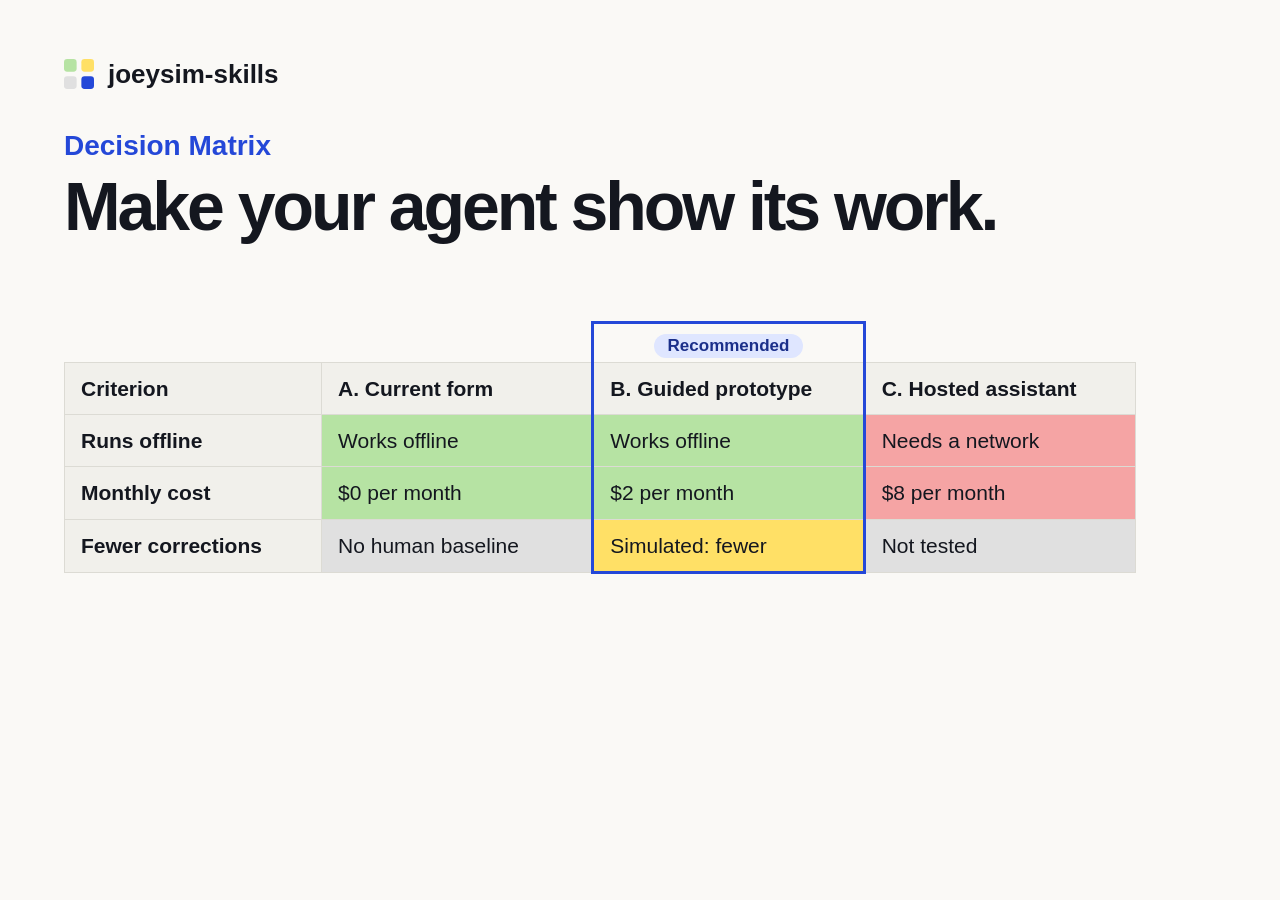
<file: cards/decision-matrix.html>
<!doctype html>
<html lang="en"><head><meta charset="utf-8"><title>Decision Matrix card</title><link rel="stylesheet" href="card.css"></head>
<body>
<div class="brand"><svg viewBox="0 0 19 19" aria-hidden="true"><rect fill="#b6e3a3" width="8" height="8" rx="2"/><rect fill="#ffe066" x="11" width="8" height="8" rx="2"/><rect fill="#e0e0e0" y="11" width="8" height="8" rx="2"/><rect fill="#2448d8" x="11" y="11" width="8" height="8" rx="2"/></svg>joeysim-skills</div>
<p class="name">Decision Matrix</p>
<h1>Make your agent show its work.</h1>
<div class="sample"><table><colgroup><col class="criterion"><col><col><col></colgroup>
<thead><tr class="flags"><td></td><td></td><th class="rec"><span class="chip">Recommended</span></th><td></td></tr>
<tr><th>Criterion</th><th>A. Current form</th><th class="rec">B. Guided prototype</th><th>C. Hosted assistant</th></tr></thead>
<tbody>
<tr><th>Runs offline</th><td data-r="pos">Works offline</td><td data-r="pos" class="rec">Works offline</td><td data-r="neg">Needs a network</td></tr>
<tr><th>Monthly cost</th><td data-r="pos">$0 per month</td><td data-r="pos" class="rec">$2 per month</td><td data-r="neg">$8 per month</td></tr>
<tr><th>Fewer corrections</th><td data-r="unk">No human baseline</td><td data-r="mix" class="rec">Simulated: fewer</td><td data-r="unk">Not tested</td></tr>
</tbody></table></div>
</body></html>
</file>
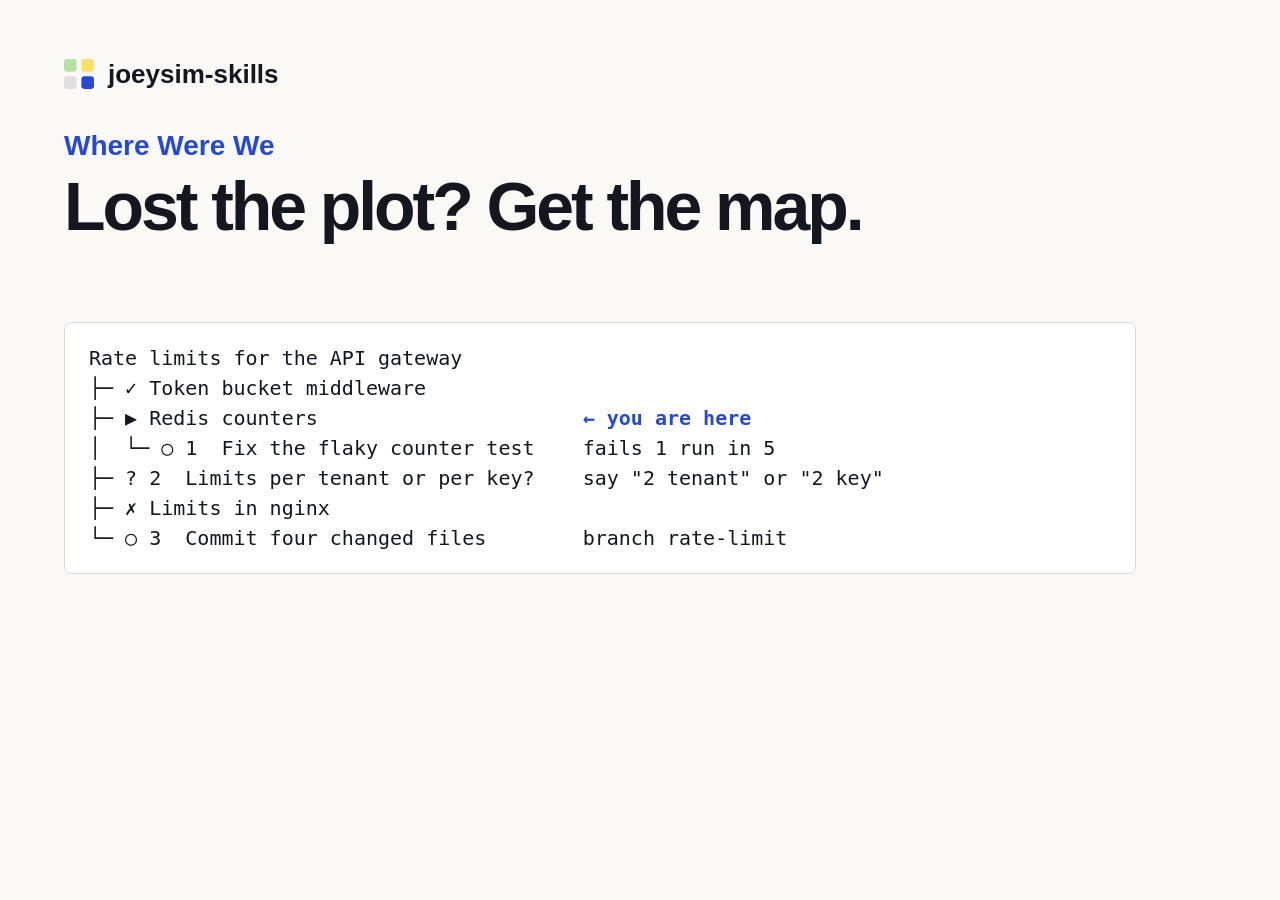
<file: cards/www.html>
<!doctype html>
<html lang="en"><head><meta charset="utf-8"><title>Where Were We card</title><link rel="stylesheet" href="card.css"></head>
<body>
<div class="brand"><svg viewBox="0 0 19 19" aria-hidden="true"><rect fill="#b6e3a3" width="8" height="8" rx="2"/><rect fill="#ffe066" x="11" width="8" height="8" rx="2"/><rect fill="#e0e0e0" y="11" width="8" height="8" rx="2"/><rect fill="#2448d8" x="11" y="11" width="8" height="8" rx="2"/></svg>joeysim-skills</div>
<p class="name">Where Were We</p>
<h1>Lost the plot? Get the map.</h1>
<div class="sample"><pre>Rate limits for the API gateway
├─ ✓ Token bucket middleware
├─ ▶ Redis counters                      <b>← you are here</b>
│  └─ ○ 1  Fix the flaky counter test    fails 1 run in 5
├─ ? 2  Limits per tenant or per key?    say "2 tenant" or "2 key"
├─ ✗ Limits in nginx
└─ ○ 3  Commit four changed files        branch rate-limit</pre></div>
</body></html>
</file>
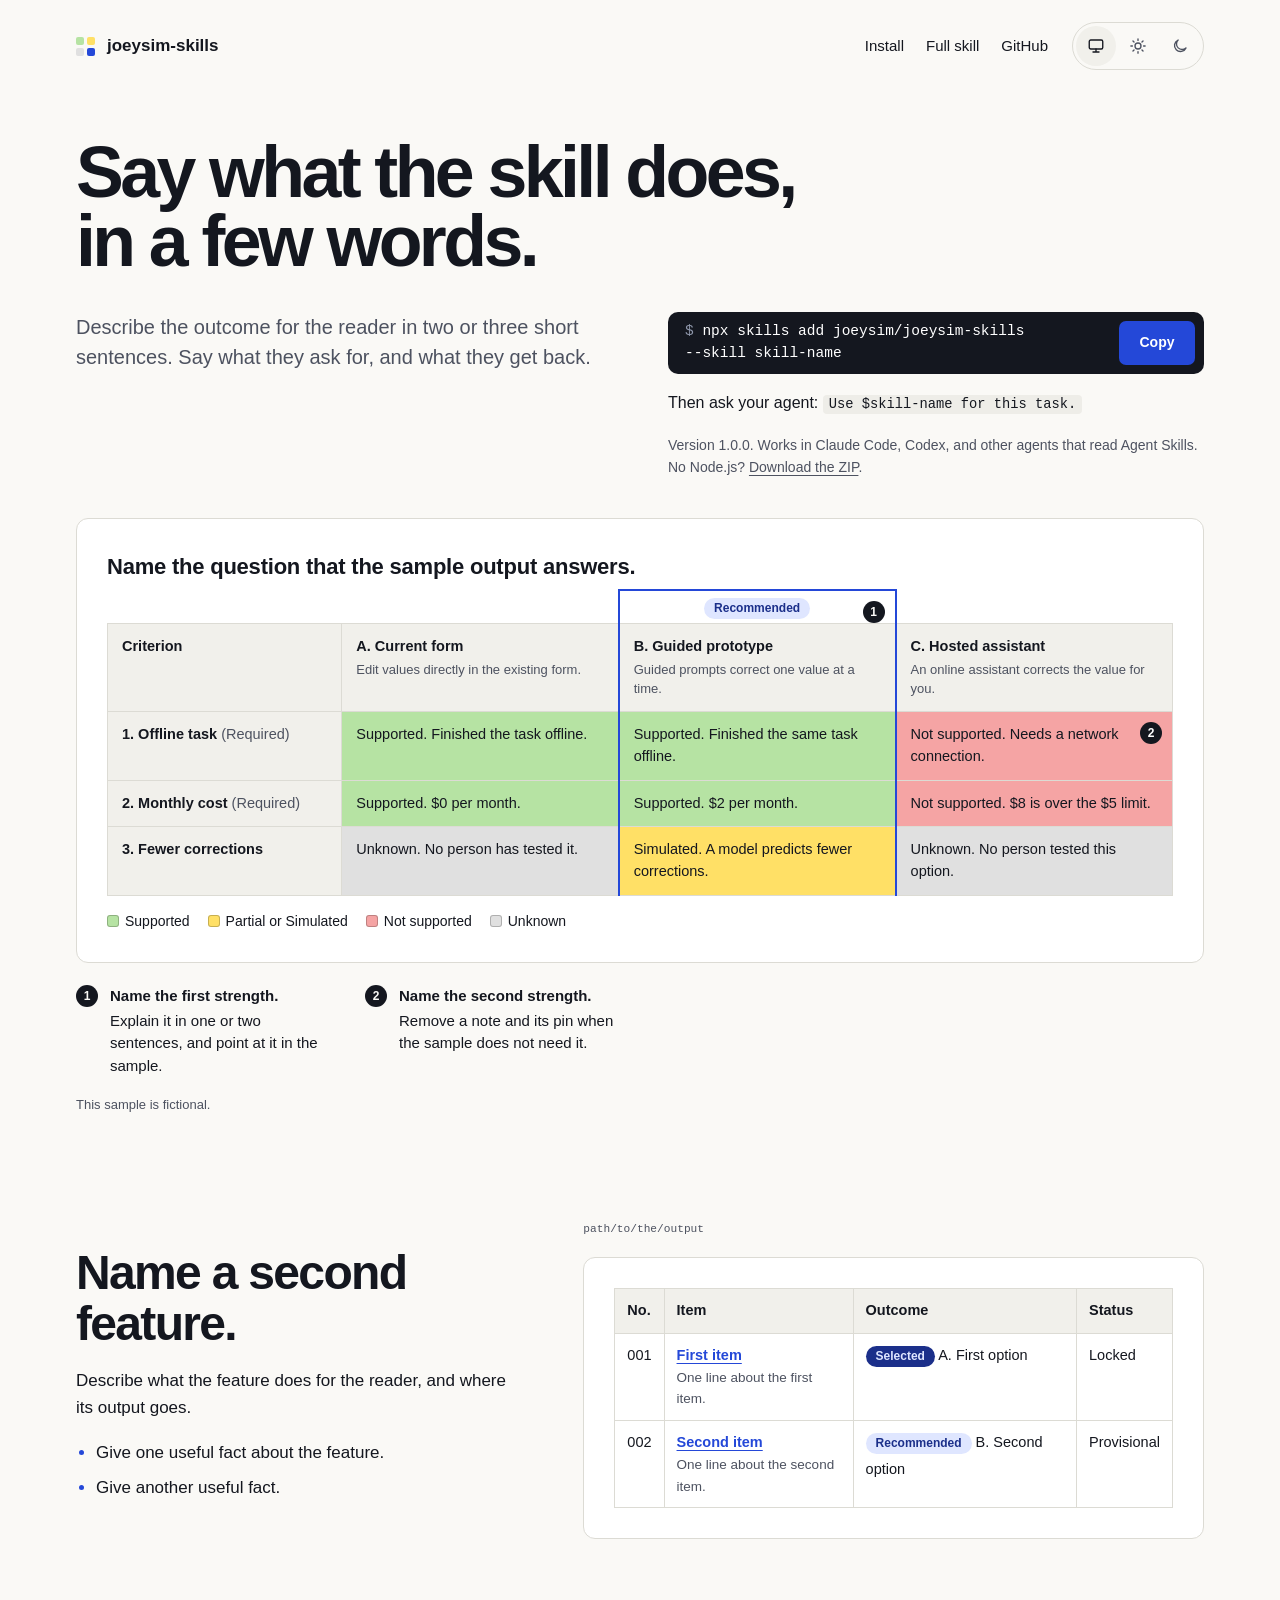
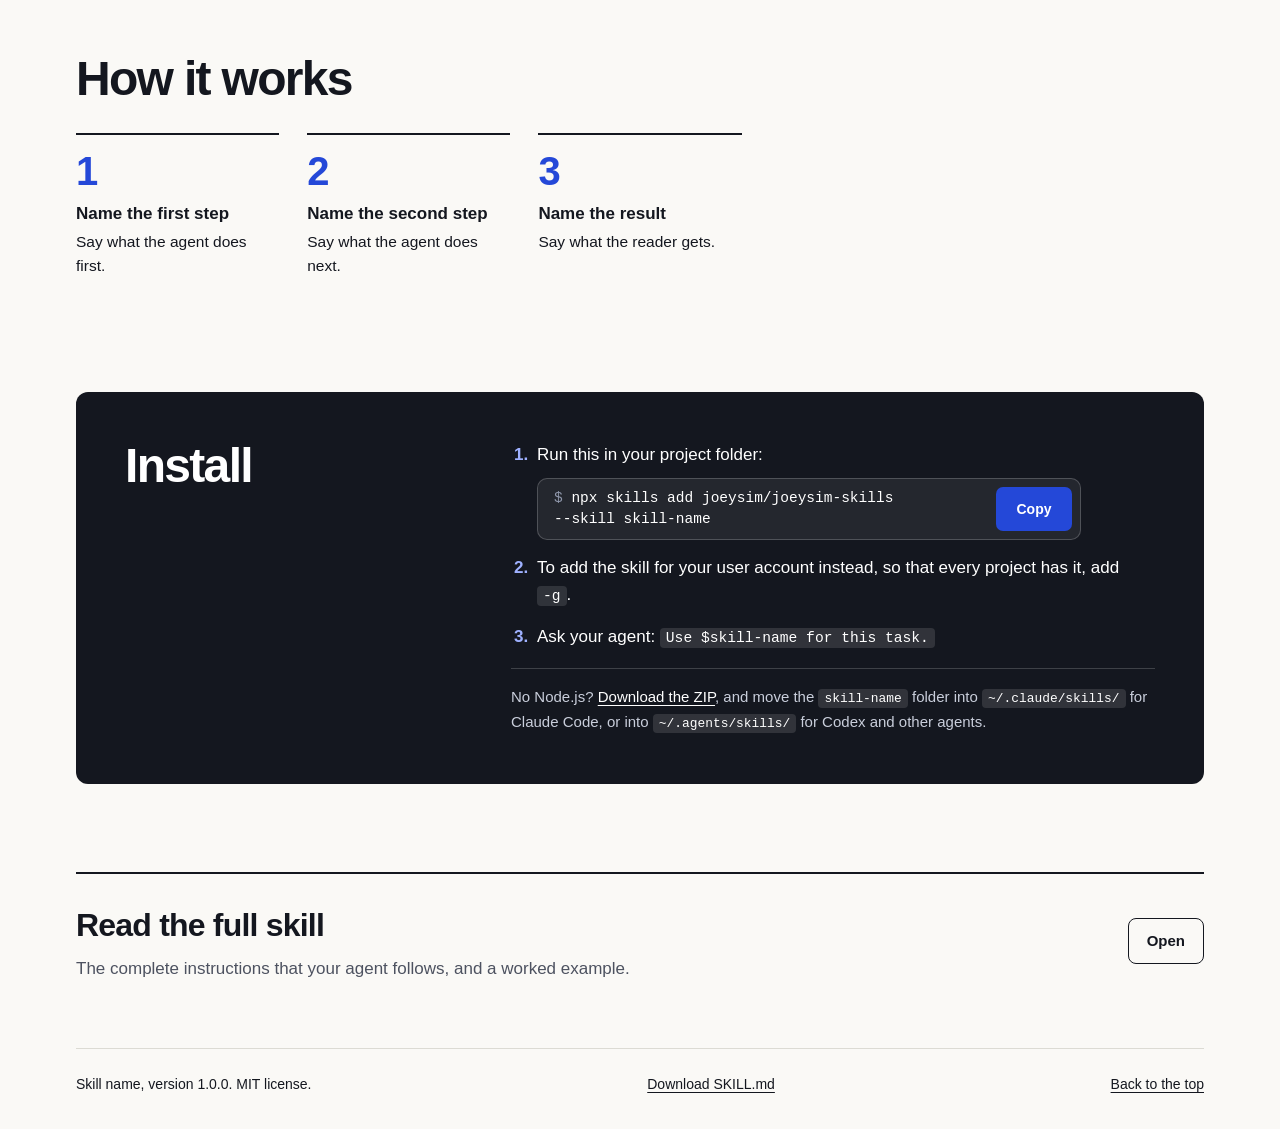
<file: templates/skill-page.html>
<!doctype html>
<html lang="en">
<head>
<meta charset="utf-8">
<meta name="viewport" content="width=device-width, initial-scale=1">
<script>try { const t = localStorage.getItem("theme"); if (t === "light" || t === "dark") document.documentElement.dataset.theme = t; } catch {}</script>
<meta name="description" content="Say what the skill does for the reader, in one sentence.">
<title>Skill name: say what it does</title>
<link rel="icon" href="../favicon.svg" type="image/svg+xml">
<link rel="canonical" href="https://joeysim.github.io/joeysim-skills/skill-name/">
<link rel="alternate" type="text/markdown" href="skill/SKILL.md" title="SKILL.md">
<meta property="og:type" content="website">
<meta property="og:site_name" content="joeysim-skills">
<meta property="og:url" content="https://joeysim.github.io/joeysim-skills/skill-name/">
<meta property="og:title" content="Skill name: say what it does">
<meta property="og:description" content="Say what the skill does for the reader, in one sentence.">
<meta property="og:image" content="https://joeysim.github.io/joeysim-skills/skill-name/og.png">
<meta property="og:image:width" content="1200">
<meta property="og:image:height" content="630">
<meta property="og:image:alt" content="Say what the card shows, in one sentence.">
<meta name="twitter:card" content="summary_large_image">
<script type="application/ld+json">{"@context":"https://schema.org","@type":"SoftwareSourceCode","name":"Skill name","description":"An Agent Skill for Claude Code, Codex, and other coding agents. Say what the skill does for the reader, in one sentence.","url":"https://joeysim.github.io/joeysim-skills/skill-name/","codeRepository":"https://github.com/joeysim/joeysim-skills/tree/main/skills/skill-name","version":"1.0.0","license":"https://opensource.org/licenses/MIT","author":{"@type":"Person","name":"Joey Simhon"}}</script>
<!-- Copy this file to pages/<name>/index.html. Replace every sample text, the skill name, and skill-name in the install command and the ZIP link.
     Remove an optional section when the skill does not need it. Keep the links in sync with the section IDs. -->
<style>
/* Each color has a light and a dark value. The system setting picks one, unless the reader picks a theme (data-theme on <html>). */
:root { color-scheme: light dark;
  --paper: light-dark(#faf9f6, #121419); --sheet: light-dark(#fff, #1a1d24); --ink: light-dark(#14171f, #e9ebf0); --muted: light-dark(#4d5260, #a6acba);
  --line: light-dark(#dcdbd4, #2e323c); --head: light-dark(#f1f0eb, #22252d); --code: light-dark(#eeede8, #262a33);
  --accent: light-dark(#2448d8, #8ea6ff); --button: light-dark(#2448d8, #3a5bff); --button-hover: light-dark(#3a5cf0, #5573ff);
  --chip: light-dark(#dfe6ff, #263264); --chip-ink: light-dark(#1b2f8a, #cdd7ff);
  --cmd: light-dark(#14171f, #0c0e13); --panel: light-dark(#14171f, #1a1d24); --edge: light-dark(transparent, #2e323c);
  --note-bg: light-dark(#fbf3d9, #2c2615); --note-line: #b88d24; --sw-line: light-dark(rgba(0,0,0,.22), rgba(255,255,255,.3));
  --pos: light-dark(#b6e3a3, #a3d690); --mix: light-dark(#ffe066, #f2d457); --neg: light-dark(#f5a4a4, #ec9595); --unk: light-dark(#e0e0e0, #cfd1d6); --rated-ink: #14171f;
  --ctx-ink: rgb(0 0 0 / .63); /* faint text in the fill's own hue. It keeps 4.5:1 contrast on every rating fill. */ }
:root[data-theme="light"] { color-scheme: light; }
:root[data-theme="dark"] { color-scheme: dark; }
* { box-sizing: border-box; }
html { scroll-padding-top: 24px; }
body { margin: 0; background: var(--paper); color: var(--ink); font: 17px/1.6 -apple-system, BlinkMacSystemFont, "Segoe UI", Roboto, sans-serif; font-variant-numeric: tabular-nums; }
a { color: inherit; text-underline-offset: .2em; }
a:hover { color: var(--accent); }
a:focus-visible, summary:focus-visible, [tabindex]:focus-visible { outline: 3px solid var(--accent); outline-offset: 4px; }
code { font-family: ui-monospace, SFMono-Regular, Menlo, Consolas, monospace; font-size: .86em; background: var(--code); padding: 2px 6px; border-radius: 4px; }
pre { margin: 0; overflow-x: auto; font: 14px/1.55 ui-monospace, SFMono-Regular, Menlo, Consolas, monospace; }
.skip { position: absolute; left: 16px; top: -90px; padding: 10px 18px; background: var(--sheet); z-index: 10; }
.skip:focus { top: 16px; }
.shell { max-width: 1240px; margin: auto; padding: 0 clamp(18px, 4.5vw, 56px); }

.topline { display: flex; align-items: center; justify-content: space-between; gap: 20px; padding: 22px 0; }
.brand { display: flex; align-items: center; gap: 12px; text-decoration: none; font-weight: 650; }
.symbol { display: grid; grid-template-columns: repeat(2, 8px); gap: 3px; }
.symbol i { width: 8px; height: 8px; border-radius: 2px; background: var(--pos); }
.symbol i:nth-child(2) { background: var(--mix); } .symbol i:nth-child(3) { background: var(--unk); } .symbol i:nth-child(4) { background: var(--accent); }
.links { display: flex; gap: 22px; font-size: 15px; }
.links a { text-decoration: none; padding: 10px 0; }
.topline-end { display: flex; align-items: center; gap: 24px; }
.theme { display: inline-flex; gap: 2px; padding: 3px; border: 1px solid var(--line); border-radius: 999px; }
.theme[hidden] { display: none; }
.theme button { display: grid; place-items: center; width: 40px; height: 40px; padding: 0; border: 0; border-radius: 999px; background: none; color: var(--muted); cursor: pointer; }
.theme button:hover { color: var(--ink); }
.theme button[aria-pressed="true"] { background: var(--head); color: var(--ink); }
.theme svg { width: 18px; height: 18px; }

.hero { padding: clamp(24px, 3.6vw, 48px) 0 clamp(28px, 3.4vw, 40px); }
.hero-copy { display: grid; grid-template-columns: minmax(0, 1fr) minmax(0, 1fr); gap: 22px 56px; align-items: start; margin-top: clamp(22px, 2.8vw, 36px); }
h1 { margin: 0; font-size: clamp(40px, 5.6vw, 80px); line-height: .96; letter-spacing: -.05em; font-weight: 700; }
h1 span { white-space: nowrap; }
.lead { max-width: 36rem; margin: 0; font-size: clamp(18px, 1.6vw, 20px); line-height: 1.5; color: var(--muted); }
.command { display: flex; flex-wrap: wrap; align-items: center; gap: 10px 12px; max-width: 34rem; margin: 0 0 16px; padding: 8px 8px 8px 16px; border-radius: 10px; background: var(--cmd); border: 1px solid var(--edge); color: #fff; }
.command code { flex: 1 1 15rem; min-width: 0; padding: 0; background: none; color: #fff; font-size: 14.5px; line-height: 1.5; }
.command code span { white-space: nowrap; }
.command code::before { content: "$ "; color: #8f97ab; }
.command button { flex: none; min-width: 76px; min-height: 44px; padding: 0 16px; border: 0; border-radius: 7px; background: var(--button); color: #fff; font: inherit; font-size: 14px; font-weight: 650; cursor: pointer; }
.command button:hover { background: var(--button-hover); }
.command button:focus-visible { outline: 3px solid #9fb1ff; outline-offset: 2px; }
.ask { margin: 0; font-size: 16px; }
.ask code { white-space: nowrap; }
.version { margin: 18px 0 0; font-size: 14px; color: var(--muted); }

/* The site root: one sheet for each skill. */
.catalog { list-style: none; display: grid; grid-template-columns: repeat(auto-fit, minmax(min(100%, 28rem), 1fr)); gap: 24px; margin: 0 0 clamp(64px, 9vw, 120px); padding: 0; }

.specimen { margin: 0 0 clamp(56px, 8vw, 104px); }
.sheet { background: var(--sheet); border: 1px solid var(--line); border-radius: 12px; padding: clamp(16px, 2.6vw, 30px); }
.sheet-q { margin: 0 0 4px; font-size: clamp(18px, 2vw, 22px); font-weight: 650; letter-spacing: -.01em; }
.sheet > p:last-child { margin-bottom: 0; }
.key { display: flex; flex-wrap: wrap; gap: 6px 18px; margin: 14px 0 0; font-size: 14px; }
.sw { display: inline-block; width: 12px; height: 12px; margin-right: 6px; vertical-align: -1px; border-radius: 3px; border: 1px solid var(--sw-line); }
.table-scroll { overflow-x: auto; }
table { border-collapse: collapse; width: 100%; text-align: left; }
.matrix { table-layout: fixed; min-width: 700px; font-size: 14.5px; line-height: 1.5; }
.matrix col.criterion { width: 22%; }
.matrix th, .matrix td { position: relative; border: 1px solid var(--line); padding: 12px 14px; vertical-align: top; }
.matrix thead th, .matrix tbody th { background: var(--head); font-weight: 650; }
.matrix tbody th em { font-style: normal; font-weight: 400; color: var(--muted); }
[data-r="pos"] { background: var(--pos); } [data-r="mix"] { background: var(--mix); } [data-r="neg"] { background: var(--neg); } [data-r="unk"] { background: var(--unk); }
td[data-r], td[data-rating], .rating-legend strong { color: var(--rated-ink); }
/* A rated cell: the key fact on its own line, then the basis and evidence IDs in smaller gray text. */
td .v { display: block; }
td .ctx { display: block; margin-top: 6px; font-size: .86em; line-height: 1.45; color: var(--ctx-ink); }
.sr { position: absolute; width: 1px; height: 1px; overflow: hidden; clip-path: inset(50%); white-space: nowrap; }
.matrix .rec { border-left: 2px solid var(--accent); border-right: 2px solid var(--accent); }
.chip { display: inline-block; margin-bottom: 4px; padding: 1px 10px; border-radius: 999px; background: var(--chip); color: var(--chip-ink); font-size: 12px; font-weight: 700; line-height: 1.6; }
.chip.selected { background: var(--chip-ink); color: var(--chip); }
th .desc { display: block; margin-top: 4px; font-size: 13px; font-weight: 400; line-height: 1.45; color: var(--muted); }
/* The chip sits centered in a tab above its column, so that all option titles align. */
table:is(.matrix, .option-table) tr.flags > * { border: 0; background: none; padding: 0 14px; }
table:is(.matrix, .option-table) tr.flags > .rec { border: 2px solid var(--accent); border-bottom: 0; padding: 6px 14px 4px; text-align: center; }
tr.flags .chip { margin: 0; }
.full .option-table .rec { border-left: 2px solid var(--accent); border-right: 2px solid var(--accent); }
.pin { display: inline-grid; place-items: center; flex: none; width: 22px; height: 22px; border-radius: 50%; background: var(--ink); color: var(--paper); font-size: 12px; font-weight: 700; line-height: 1; }
.pin.on-cell, .pin.on-head { position: absolute; top: 10px; right: 10px; }
.pin.on-cell { background: var(--rated-ink); color: #fff; }
.matrix td:has(.pin), .matrix th:has(.pin) { padding-right: 40px; }
.notes { list-style: none; margin: 22px 0 0; padding: 0; display: grid; grid-template-columns: repeat(4, minmax(0, 1fr)); gap: 18px 28px; font-size: 15px; line-height: 1.5; }
.notes li { display: grid; grid-template-columns: 22px 1fr; gap: 12px; align-items: start; }
.notes strong { display: block; margin-bottom: 2px; }
.fine { margin: 18px 0 0; font-size: 13px; color: var(--muted); }

h2 { margin: 0 0 18px; font-size: clamp(30px, 4vw, 48px); line-height: 1.05; letter-spacing: -.035em; font-weight: 700; }
.feature { display: grid; grid-template-columns: minmax(0, 5fr) minmax(0, 7fr); gap: clamp(28px, 5vw, 72px); align-items: center; margin-bottom: clamp(64px, 9vw, 120px); }
.feature p { margin: 0 0 18px; max-width: 34rem; }
.feature ul { margin: 0; padding-left: 20px; max-width: 34rem; }
.feature li { margin-bottom: 8px; }
.feature li::marker { color: var(--accent); }
.shot-path { margin: 0 0 8px; font-size: 13px; color: var(--muted); }
.shot-path code { background: none; padding: 0; }
.feature-table { font-size: 14.5px; min-width: 520px; }
.feature-table th, .feature-table td { border: 1px solid var(--line); padding: 10px 12px; vertical-align: top; }
.feature-table th { background: var(--head); font-weight: 650; }
.row-name { display: block; font-weight: 600; color: var(--accent); text-decoration: underline; text-underline-offset: .2em; }
.row-note { display: block; color: var(--muted); font-size: 13.5px; }

.steps { margin-bottom: clamp(64px, 9vw, 120px); }
.steps ol { list-style: none; counter-reset: step; margin: 28px 0 0; padding: 0; display: grid; grid-template-columns: repeat(5, minmax(0, 1fr)); gap: 28px; }
.steps li { counter-increment: step; padding-top: 16px; border-top: 2px solid var(--ink); font-size: 15.5px; line-height: 1.5; }
.steps li::before { content: counter(step); display: block; margin-bottom: 10px; font-size: 40px; font-weight: 700; line-height: 1; letter-spacing: -.04em; color: var(--accent); }
.steps strong { display: block; margin-bottom: 4px; font-size: 17px; }
.steps a { text-decoration: none; }
.steps a:hover strong { text-decoration: underline; }

.install { display: grid; grid-template-columns: minmax(0, 4fr) minmax(0, 8fr); gap: clamp(20px, 5vw, 72px); padding: clamp(28px, 4vw, 48px); margin-bottom: clamp(48px, 7vw, 88px); border-radius: 12px; background: var(--panel); border: 1px solid var(--edge); color: #fff; }
.install h2 { margin: 0; }
.install ol { margin: 0; padding-left: 22px; }
.install li { margin-bottom: 14px; padding-left: 4px; }
.install li::marker { font-weight: 700; color: #9fb1ff; }
.install a { color: #fff; }
.install code { background: rgba(255,255,255,.12); color: #fff; white-space: nowrap; }
.install .command { margin: 10px 0 4px; background: rgba(255,255,255,.07); border: 1px solid rgba(255,255,255,.2); }
.install .command code { background: none; white-space: normal; }
.install .alt { margin: 18px 0 0; padding-top: 16px; border-top: 1px solid rgba(255,255,255,.18); color: #c9cedb; font-size: 15px; }

details.full { border-top: 2px solid var(--ink); margin-bottom: 40px; }
details.full > summary { display: grid; grid-template-columns: 1fr auto; align-items: center; gap: 4px 20px; padding: 26px 0; cursor: pointer; list-style: none; }
details.full > summary::-webkit-details-marker { display: none; }
details.full > summary::after { content: "Open"; grid-row: 1 / span 2; grid-column: 2; padding: 10px 18px; border: 1px solid var(--ink); border-radius: 8px; font-size: 15px; font-weight: 600; }
details.full[open] > summary::after { content: "Close"; }
.full-title { font-size: clamp(24px, 3vw, 32px); font-weight: 700; letter-spacing: -.025em; }
.full-sub { color: var(--muted); }
.full .layout { display: grid; grid-template-columns: 220px minmax(0, 1fr); gap: 64px; padding: 24px 0 64px; }
.full aside { position: sticky; top: 24px; align-self: start; }
.full .eyebrow { margin: 0 0 12px; font-size: 14px; font-weight: 650; }
.full nav ol { list-style: none; padding: 0; counter-reset: section; margin: 0; }
.full nav li { counter-increment: section; }
.full nav li a { display: flex; align-items: baseline; gap: 10px; padding: 8px 0; text-decoration: none; font-size: 14px; line-height: 1.45; }
.full nav li a::before { content: counter(section) "."; min-width: 1.4em; color: var(--muted); font-size: 13px; }
.full .example-link { display: block; margin-top: 16px; padding-top: 14px; border-top: 1px solid var(--line); font-size: 14px; }
.full .content { min-width: 0; max-width: 46rem; }
.full .method > p:first-child { font-size: 19px; margin-top: 0; }
.full h2 { font-size: clamp(23px, 2.6vw, 28px); letter-spacing: -.02em; line-height: 1.25; margin: 48px 0 18px; padding-top: 22px; border-top: 1px solid var(--line); }
.full h3 { font-size: 20px; line-height: 1.3; letter-spacing: -.015em; margin: 30px 0 14px; }
.full p { margin: 0 0 18px; }
.full .content ul, .full .content ol { padding-left: 23px; margin: 0 0 22px; }
.full .content li { padding-left: 5px; margin-bottom: 7px; }
.full .content li::marker { color: var(--accent); }
.full .table-scroll { margin: 22px 0; border: 1px solid var(--line); border-radius: 6px; background: var(--sheet); }
.full pre { margin: 22px 0; padding: 14px 16px; border: 1px solid var(--line); border-radius: 6px; background: var(--sheet); }
.full table { font-size: 14px; line-height: 1.55; }
.full .option-table { table-layout: fixed; min-width: 760px; }
.full .option-table th:first-child { width: 160px; }
.full th { background: var(--head); font-weight: 650; }
.full th, .full td { padding: 12px 14px; vertical-align: top; min-width: 110px; }
.full tr:not(:last-child) > *, .full th { border-bottom: 1px solid var(--line); }
.full th:not(:last-child), .full td:not(:last-child) { border-right: 1px solid var(--line); }
td[data-rating="positive"] { background: var(--pos); } td[data-rating="negative"] { background: var(--neg); }
td[data-rating="mixed"], td[data-rating="simulated"] { background: var(--mix); } td[data-rating="unknown"] { background: var(--unk); }
.rating-legend { line-height: 2; }
.rating-legend strong { padding: 3px 7px; border-radius: 4px; }
.rating-legend strong:nth-of-type(1) { background: var(--pos); } .rating-legend strong:nth-of-type(2) { background: var(--mix); }
.rating-legend strong:nth-of-type(3) { background: var(--neg); } .rating-legend strong:nth-of-type(4) { background: var(--unk); }
.full .example { margin-top: 64px; padding-top: 8px; border-top: 3px solid var(--ink); }
.full .example h2 { border: 0; margin-top: 10px; font-size: 34px; }
.full .example > p:first-of-type { padding: 14px 18px; border-left: 3px solid var(--note-line); background: var(--note-bg); }
footer { display: flex; flex-wrap: wrap; justify-content: space-between; gap: 14px; padding: 24px 0 36px; border-top: 1px solid var(--line); font-size: 14px; }

@media (prefers-reduced-motion: no-preference) {
  .matrix td[data-r] { animation: fill .45s ease-out both; animation-delay: calc(var(--i) * 70ms + 250ms); }
  @keyframes fill { from { background-color: var(--sheet); } }
}
@media (max-width: 1000px) {
  .notes { grid-template-columns: repeat(2, minmax(0, 1fr)); }
  .steps ol { grid-template-columns: repeat(3, minmax(0, 1fr)); }
  .feature, .install { grid-template-columns: minmax(0, 1fr); }
  .full .layout { grid-template-columns: 180px minmax(0, 1fr); gap: 36px; }
}
@media (max-width: 860px) { .hero-copy { grid-template-columns: minmax(0, 1fr); } }
@media (max-width: 700px) {
  body { font-size: 16px; }
  .notes, .steps ol { grid-template-columns: 1fr; }
  .steps ol { gap: 22px; }
  .steps li { display: grid; grid-template-columns: 40px minmax(0, 1fr); column-gap: 10px; }
  .steps li::before { grid-row: span 2; margin: 0; font-size: 32px; }
  .full .layout { grid-template-columns: 1fr; gap: 24px; }
  .full aside { position: static; }
  .full nav ol { display: grid; grid-template-columns: 1fr 1fr; gap: 0 16px; }
  .full nav li a { min-height: 44px; }
  .links { gap: 16px; }
  .topline { flex-wrap: wrap; row-gap: 4px; }
  .topline-end { display: contents; }
  .theme { order: 2; }
  .links { order: 3; width: 100%; }
}
@media print {
  body { background: #fff; font-size: 11pt; }
  .topline, .command, .install, .skip, footer { display: none; }
  :root { color-scheme: light; }
  details.full > summary::after { display: none; }
  .table-scroll { overflow: visible; }
  pre { overflow: visible; white-space: pre-wrap; }
  .matrix, .feature-table, .full .option-table { min-width: 0; }
}
</style>
</head>
<body>
<a class="skip" href="#top">Skip to the content</a>
<div class="shell">
<header class="topline"><a class="brand" href="../"><span class="symbol" aria-hidden="true"><i></i><i></i><i></i><i></i></span>joeysim-skills</a><div class="topline-end"><nav class="links" aria-label="Site"><a href="#install">Install</a><a href="#skill">Full skill</a><a href="https://github.com/joeysim/joeysim-skills">GitHub</a></nav><div class="theme" role="group" aria-label="Color theme" hidden><button type="button" data-theme-choice="system" aria-label="System theme" title="System"><svg viewBox="0 0 24 24" fill="none" stroke="currentColor" stroke-width="1.8" stroke-linecap="round" stroke-linejoin="round" aria-hidden="true"><rect x="3" y="4" width="18" height="12" rx="2"/><path d="M8 20h8M12 16v4"/></svg></button><button type="button" data-theme-choice="light" aria-label="Light theme" title="Light"><svg viewBox="0 0 24 24" fill="none" stroke="currentColor" stroke-width="1.8" stroke-linecap="round" stroke-linejoin="round" aria-hidden="true"><circle cx="12" cy="12" r="4"/><path d="M12 2.5v2M12 19.5v2M2.5 12h2M19.5 12h2M5.3 5.3l1.4 1.4M17.3 17.3l1.4 1.4M5.3 18.7l1.4-1.4M17.3 6.7l1.4-1.4"/></svg></button><button type="button" data-theme-choice="dark" aria-label="Dark theme" title="Dark"><svg viewBox="0 0 24 24" fill="none" stroke="currentColor" stroke-width="1.8" stroke-linecap="round" stroke-linejoin="round" aria-hidden="true"><path d="M20 14.5A8 8 0 1 1 9.5 4a6.5 6.5 0 0 0 10.5 10.5z"/></svg></button></div></div></header>
<main id="top">
<section class="hero" aria-labelledby="title">
<!-- Keep the headline to one line on wide screens. Each span stays on one line when the headline wraps. -->
<h1 id="title"><span>Say what the skill does,</span> <span>in a few words.</span></h1>
<div class="hero-copy"><p class="lead">Describe the outcome for the reader in two or three short sentences. Say what they ask for, and what they get back.</p>
<div class="get"><div class="command"><code><span>npx skills add</span> <span>joeysim/joeysim-skills</span> <span>--skill skill-name</span></code><button type="button" aria-live="polite" data-copy="npx skills add joeysim/joeysim-skills --skill skill-name">Copy</button></div>
<p class="ask">Then ask your agent: <code>Use $skill-name for this task.</code></p>
<p class="version">Version 1.0.0. Works in Claude Code, Codex, and other agents that read Agent Skills. No Node.js? <a href="skill-name.zip" download>Download the ZIP</a>.</p></div></div>
</section>
<!-- Optional: show a real output of the skill, with numbered notes that point at what makes it useful.
     The comparison table is a sample. Replace it with the skill's own output, or remove it. Put text output in a pre element. -->
<figure class="specimen" aria-labelledby="specimen-title">
<div class="sheet">
<p class="sheet-q" id="specimen-title">Name the question that the sample output answers.</p>
<div class="table-scroll" role="region" aria-label="Sample output" tabindex="0"><table class="matrix"><colgroup><col class="criterion"><col><col><col></colgroup><thead><tr class="flags"><td></td><td></td><th scope="col" class="rec"><span class="pin on-head" aria-hidden="true">1</span><span class="chip">Recommended</span></th><td></td></tr><tr><th scope="col">Criterion</th><th scope="col">A. Current form<span class="desc">Edit values directly in the existing form.</span></th><th scope="col" class="rec">B. Guided prototype<span class="desc">Guided prompts correct one value at a time.</span></th><th scope="col">C. Hosted assistant<span class="desc">An online assistant corrects the value for you.</span></th></tr></thead><tbody><tr><th scope="row">1. Offline task <em>(Required)</em></th><td data-r="pos" style="--i:0">Supported. Finished the task offline.</td><td data-r="pos" class="rec" style="--i:1">Supported. Finished the same task offline.</td><td data-r="neg" style="--i:2"><span class="pin on-cell" aria-hidden="true">2</span>Not supported. Needs a network connection.</td></tr><tr><th scope="row">2. Monthly cost <em>(Required)</em></th><td data-r="pos" style="--i:3">Supported. $0 per month.</td><td data-r="pos" class="rec" style="--i:4">Supported. $2 per month.</td><td data-r="neg" style="--i:5">Not supported. $8 is over the $5 limit.</td></tr><tr><th scope="row">3. Fewer corrections</th><td data-r="unk" style="--i:6">Unknown. No person has tested it.</td><td data-r="mix" class="rec" style="--i:7">Simulated. A model predicts fewer corrections.</td><td data-r="unk" style="--i:8">Unknown. No person tested this option.</td></tr></tbody></table></div>
<p class="key" aria-label="Color key"><span><i class="sw" data-r="pos"></i>Supported</span><span><i class="sw" data-r="mix"></i>Partial or Simulated</span><span><i class="sw" data-r="neg"></i>Not supported</span><span><i class="sw" data-r="unk"></i>Unknown</span></p>
</div>
<figcaption>
<ol class="notes">
<li><span class="pin" aria-hidden="true">1</span><span><strong>Name the first strength.</strong> Explain it in one or two sentences, and point at it in the sample.</span></li>
<li><span class="pin" aria-hidden="true">2</span><span><strong>Name the second strength.</strong> Remove a note and its pin when the sample does not need it.</span></li>
</ol>
<p class="fine">This sample is fictional.</p>
</figcaption>
</figure>
<!-- Optional: one more feature, with a short list and a sample of its output. -->
<section class="feature" aria-labelledby="feature-title">
<div>
<h2 id="feature-title">Name a second feature.</h2>
<p>Describe what the feature does for the reader, and where its output goes.</p>
<ul>
<li>Give one useful fact about the feature.</li>
<li>Give another useful fact.</li>
</ul>
</div>
<div>
<p class="shot-path"><code>path/to/the/output</code></p>
<div class="sheet"><div class="table-scroll" role="region" aria-label="Sample feature output" tabindex="0"><table class="feature-table"><thead><tr><th>No.</th><th>Item</th><th>Outcome</th><th>Status</th></tr></thead><tbody><tr><td>001</td><td><span class="row-name">First item</span><span class="row-note">One line about the first item.</span></td><td><span class="chip selected">Selected</span> A. First option</td><td>Locked</td></tr><tr><td>002</td><td><span class="row-name">Second item</span><span class="row-note">One line about the second item.</span></td><td><span class="chip">Recommended</span> B. Second option</td><td>Provisional</td></tr></tbody></table></div></div>
</div>
</section>
<!-- Optional: use numbered steps only when the content is a sequence. Link each step to its section of the full skill. -->
<section class="steps" aria-labelledby="steps-title">
<h2 id="steps-title">How it works</h2>
<ol>
<li><a href="#when-to-use"><strong>Name the first step</strong></a>Say what the agent does first.</li>
<li><a href="#how-it-works"><strong>Name the second step</strong></a>Say what the agent does next.</li>
<li><a href="#what-to-expect"><strong>Name the result</strong></a>Say what the reader gets.</li>
</ol>
</section>
<section class="install" id="install" aria-labelledby="install-title">
<h2 id="install-title">Install</h2>
<div>
<ol>
<li>Run this in your project folder:<div class="command"><code><span>npx skills add</span> <span>joeysim/joeysim-skills</span> <span>--skill skill-name</span></code><button type="button" aria-live="polite" data-copy="npx skills add joeysim/joeysim-skills --skill skill-name">Copy</button></div></li>
<li>To add the skill for your user account instead, so that every project has it, add <code>-g</code>.</li>
<li>Ask your agent: <code>Use $skill-name for this task.</code></li>
</ol>
<p class="alt">No Node.js? <a href="skill-name.zip" download>Download the ZIP</a>, and move the <code>skill-name</code> folder into <code>~/.claude/skills/</code> for Claude Code, or into <code>~/.agents/skills/</code> for Codex and other agents.</p>
</div>
</section>
<!-- The full skill: put every line of SKILL.md here, so that the page matches the skill. -->
<details class="full" id="skill">
<summary><span class="full-title">Read the full skill</span><span class="full-sub">The complete instructions that your agent follows, and a worked example.</span></summary>
<div class="layout"><aside><nav aria-label="On this page"><p class="eyebrow">The method</p><ol><li><a href="#when-to-use">When to use it</a></li><li><a href="#how-it-works">How it works</a></li><li><a href="#what-to-expect">What to expect</a></li></ol><a class="example-link" href="#example">Worked example</a></nav></aside><div class="content"><article class="method" id="method" aria-label="Complete skill instructions">
<p>Explain the skill's purpose and the useful result it produces.</p>
<h2 id="when-to-use">When to use it</h2>
<p>Describe the situations that call for this skill and the information it needs.</p>
<h2 id="how-it-works">How it works</h2>
<ol><li>Describe the first useful action.</li><li>Explain how to evaluate the result.</li><li>State what happens next.</li></ol>
<h2 id="what-to-expect">What to expect</h2>
<p>Describe the output, its limits, and any conditions that could change the conclusion.</p></article><article class="example" aria-label="Fictional worked example">
<h2 id="example">Worked example</h2>
<p>This example is fictional. Replace it with an example that fits the skill.</p>
<p>Walk through one realistic request, the evidence, and the result.</p></article></div></div>
</details>
</main>
<footer><span>Skill name, version 1.0.0. MIT license.</span><a href="skill/SKILL.md" download>Download SKILL.md</a><a href="#top">Back to the top</a></footer>
</div>
<script>
// Open the full skill when a link or the address points into it.
function openTarget() {
  const target = location.hash && document.getElementById(decodeURIComponent(location.hash.slice(1)));
  const full = target && target.closest("details.full");
  if (full && !full.open) { full.open = true; target.scrollIntoView(); }
}
addEventListener("hashchange", openTarget);
openTarget();
// Copy the install command. The command stays selectable when the clipboard is not available.
document.querySelectorAll("[data-copy]").forEach(button => button.addEventListener("click", async () => {
  try { await navigator.clipboard.writeText(button.dataset.copy); button.textContent = "Copied"; }
  catch { button.textContent = "Select it"; }
  setTimeout(() => { button.textContent = "Copy"; }, 2000);
}));
// Theme switch. System follows the device setting. Light and Dark are saved in this browser.
const themeGroup = document.querySelector(".theme");
function showTheme() {
  const current = document.documentElement.dataset.theme || "system";
  themeGroup.querySelectorAll("button").forEach(b => b.setAttribute("aria-pressed", String(b.dataset.themeChoice === current)));
}
themeGroup.addEventListener("click", event => {
  const choice = event.target.closest("button")?.dataset.themeChoice;
  if (!choice) return;
  if (choice === "system") delete document.documentElement.dataset.theme; else document.documentElement.dataset.theme = choice;
  try { if (choice === "system") localStorage.removeItem("theme"); else localStorage.setItem("theme", choice); } catch {}
  showTheme();
});
themeGroup.hidden = false;
showTheme();
</script>
</body>
</html>
</file>
<file: cards/card.css>
/* The light colors and fonts of templates/skill-page.html, at a fixed 1200×630 size. */
:root { --paper: #faf9f6; --sheet: #fff; --ink: #14171f; --muted: #4d5260; --line: #dcdbd4; --head: #f1f0eb; --accent: #2448d8;
  --chip: #dfe6ff; --chip-ink: #1b2f8a; --pos: #b6e3a3; --mix: #ffe066; --neg: #f5a4a4; --unk: #e0e0e0; }
* { box-sizing: border-box; }
html, body { margin: 0; width: 1200px; height: 630px; overflow: hidden; }
body { background: var(--paper); color: var(--ink); font: 22px/1.4 -apple-system, BlinkMacSystemFont, "Segoe UI", Roboto, sans-serif; padding: 56px 64px; display: flex; flex-direction: column; }
.brand { display: flex; align-items: center; gap: 14px; font-weight: 650; font-size: 26px; }
.brand svg { width: 30px; height: 30px; }
.name { margin: 34px 0 6px; color: var(--accent); font-weight: 650; font-size: 28px; }
h1 { margin: 0; font-size: 68px; line-height: 1; letter-spacing: -.045em; font-weight: 700; }
.sample { margin-top: auto; }
table { width: 100%; border-collapse: collapse; table-layout: fixed; font-size: 21px; line-height: 1.3; }
col.criterion { width: 24%; }
th, td { border: 1px solid var(--line); padding: 12px 16px; text-align: left; }
th { background: var(--head); font-weight: 650; }
tr.flags > * { border: 0; background: none; padding: 0; }
tr.flags > .rec { border: 3px solid var(--accent); border-bottom: 0; padding: 6px 0 4px; text-align: center; }
.rec { border-left: 3px solid var(--accent); border-right: 3px solid var(--accent); }
tbody tr:last-child .rec { border-bottom: 3px solid var(--accent); }
.chip { display: inline-block; padding: 1px 14px; border-radius: 999px; background: var(--chip); color: var(--chip-ink); font-size: 17px; font-weight: 700; }
[data-r="pos"] { background: var(--pos); } [data-r="mix"] { background: var(--mix); } [data-r="neg"] { background: var(--neg); } [data-r="unk"] { background: var(--unk); }
pre { margin: 0; padding: 20px 24px; border: 1px solid var(--line); border-radius: 8px; background: var(--sheet); font: 20px/1.5 ui-monospace, SFMono-Regular, Menlo, monospace; }
pre b { color: var(--accent); }
.sheets { display: grid; grid-template-columns: 1fr 1fr; gap: 28px; }
.sheet { padding: 26px 28px; border: 1px solid var(--line); border-radius: 10px; background: var(--sheet); }
.sheet h2 { margin: 0 0 8px; font-size: 32px; letter-spacing: -.02em; }
.sheet p { margin: 0; color: var(--muted); }
code { font: 20px ui-monospace, SFMono-Regular, Menlo, monospace; }
.cmd { margin-top: 24px; color: var(--muted); }
</file>
